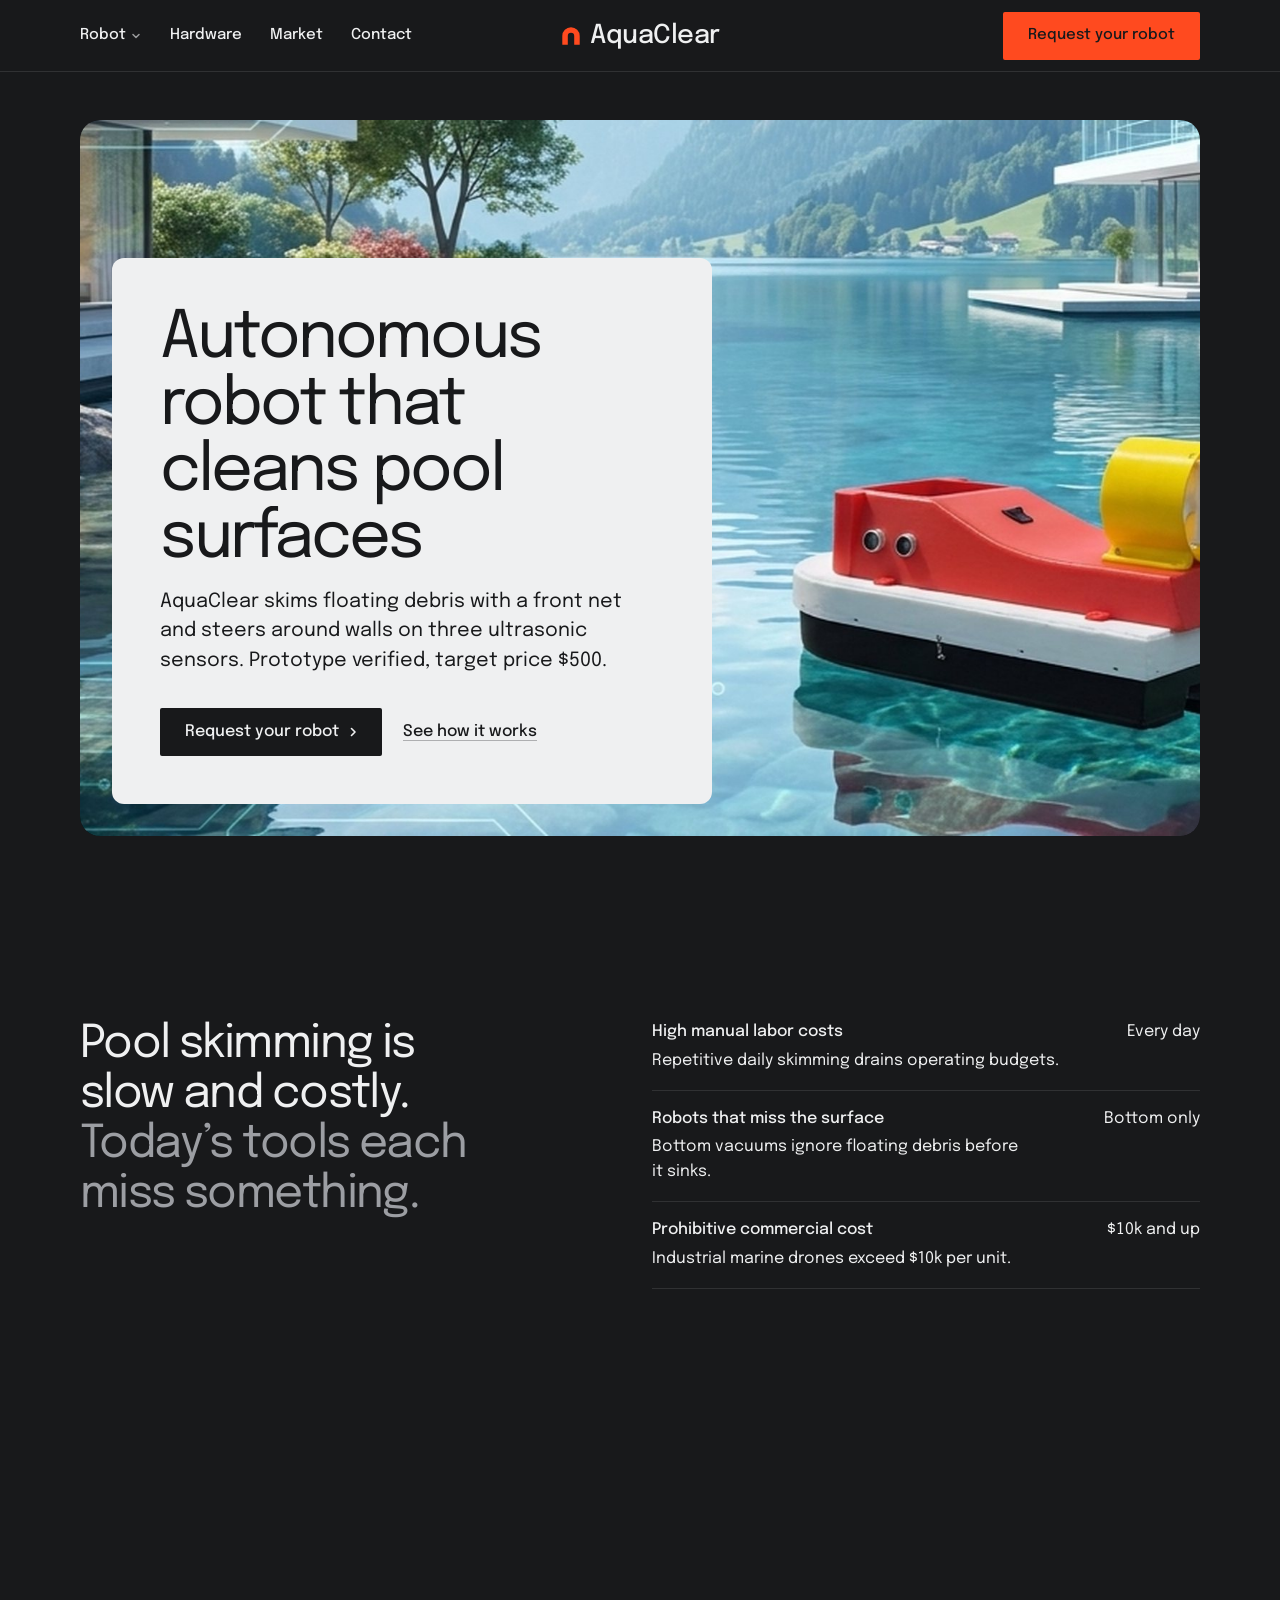
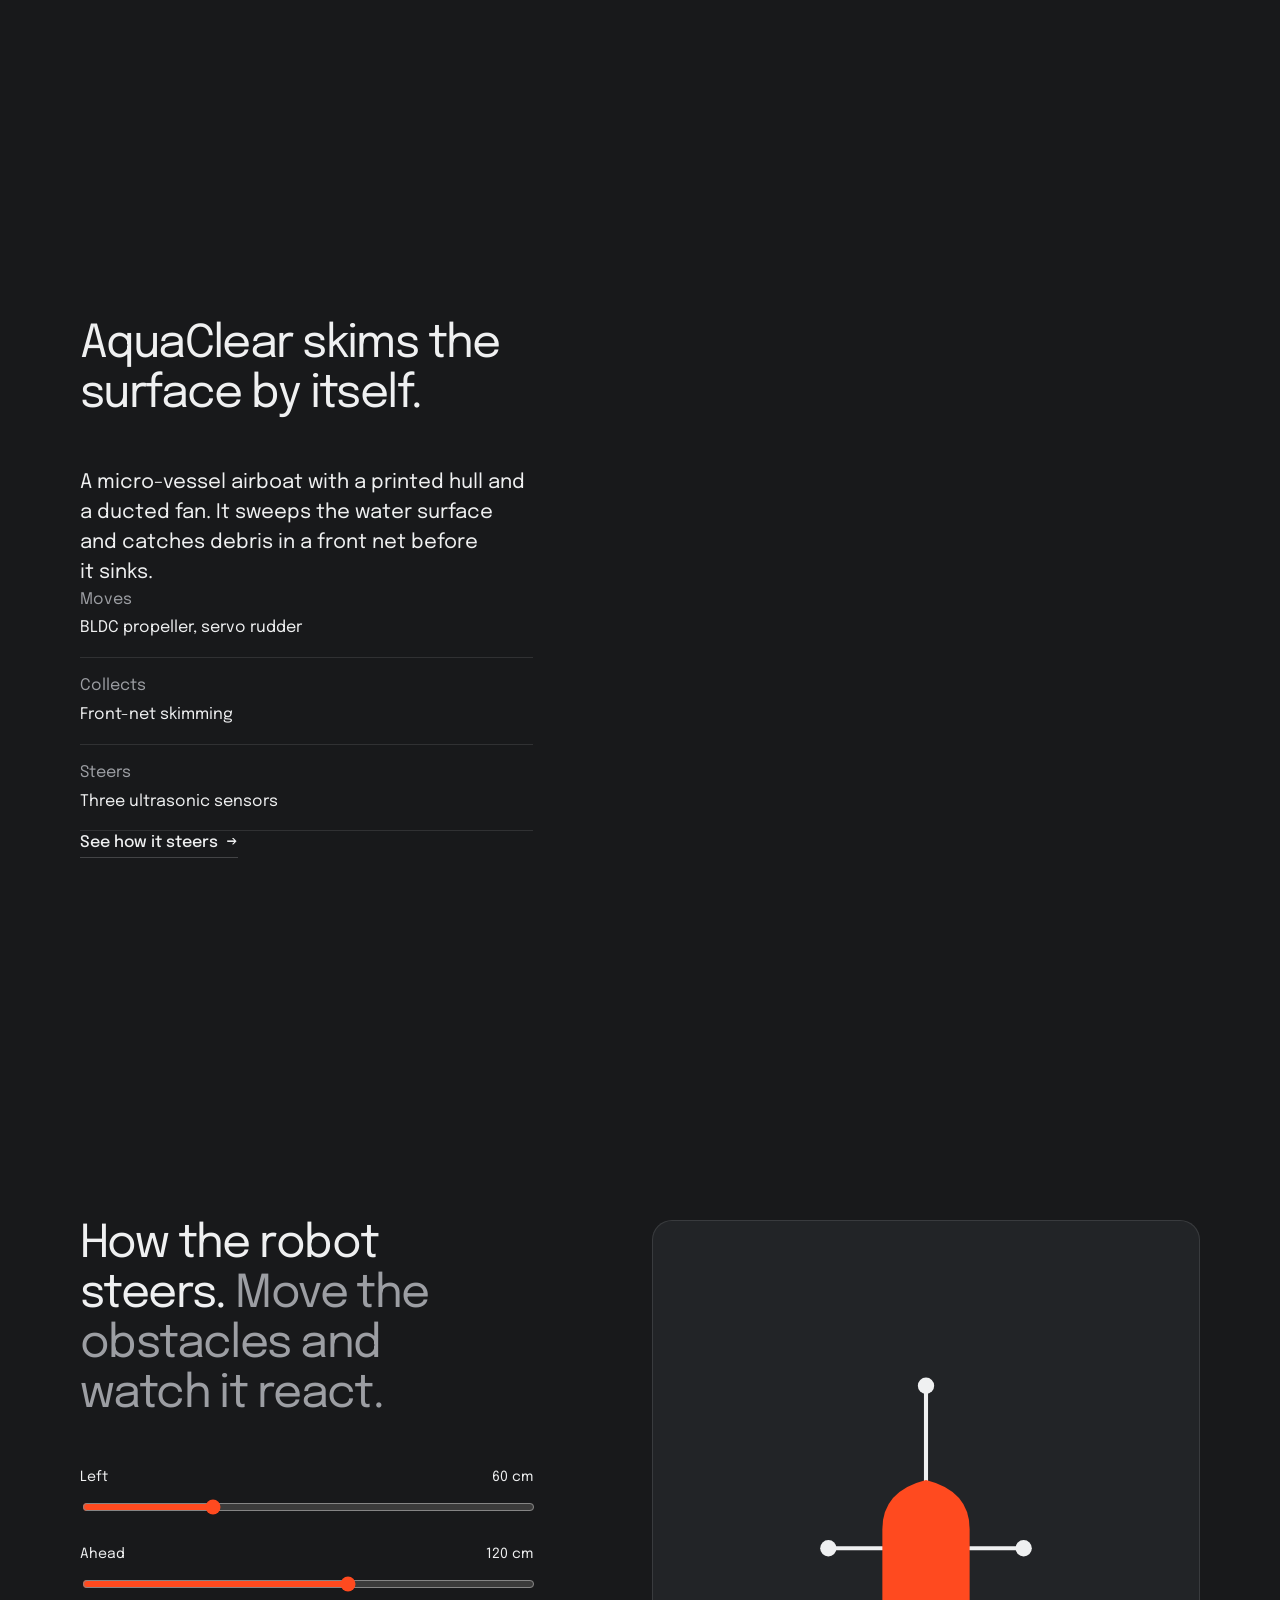
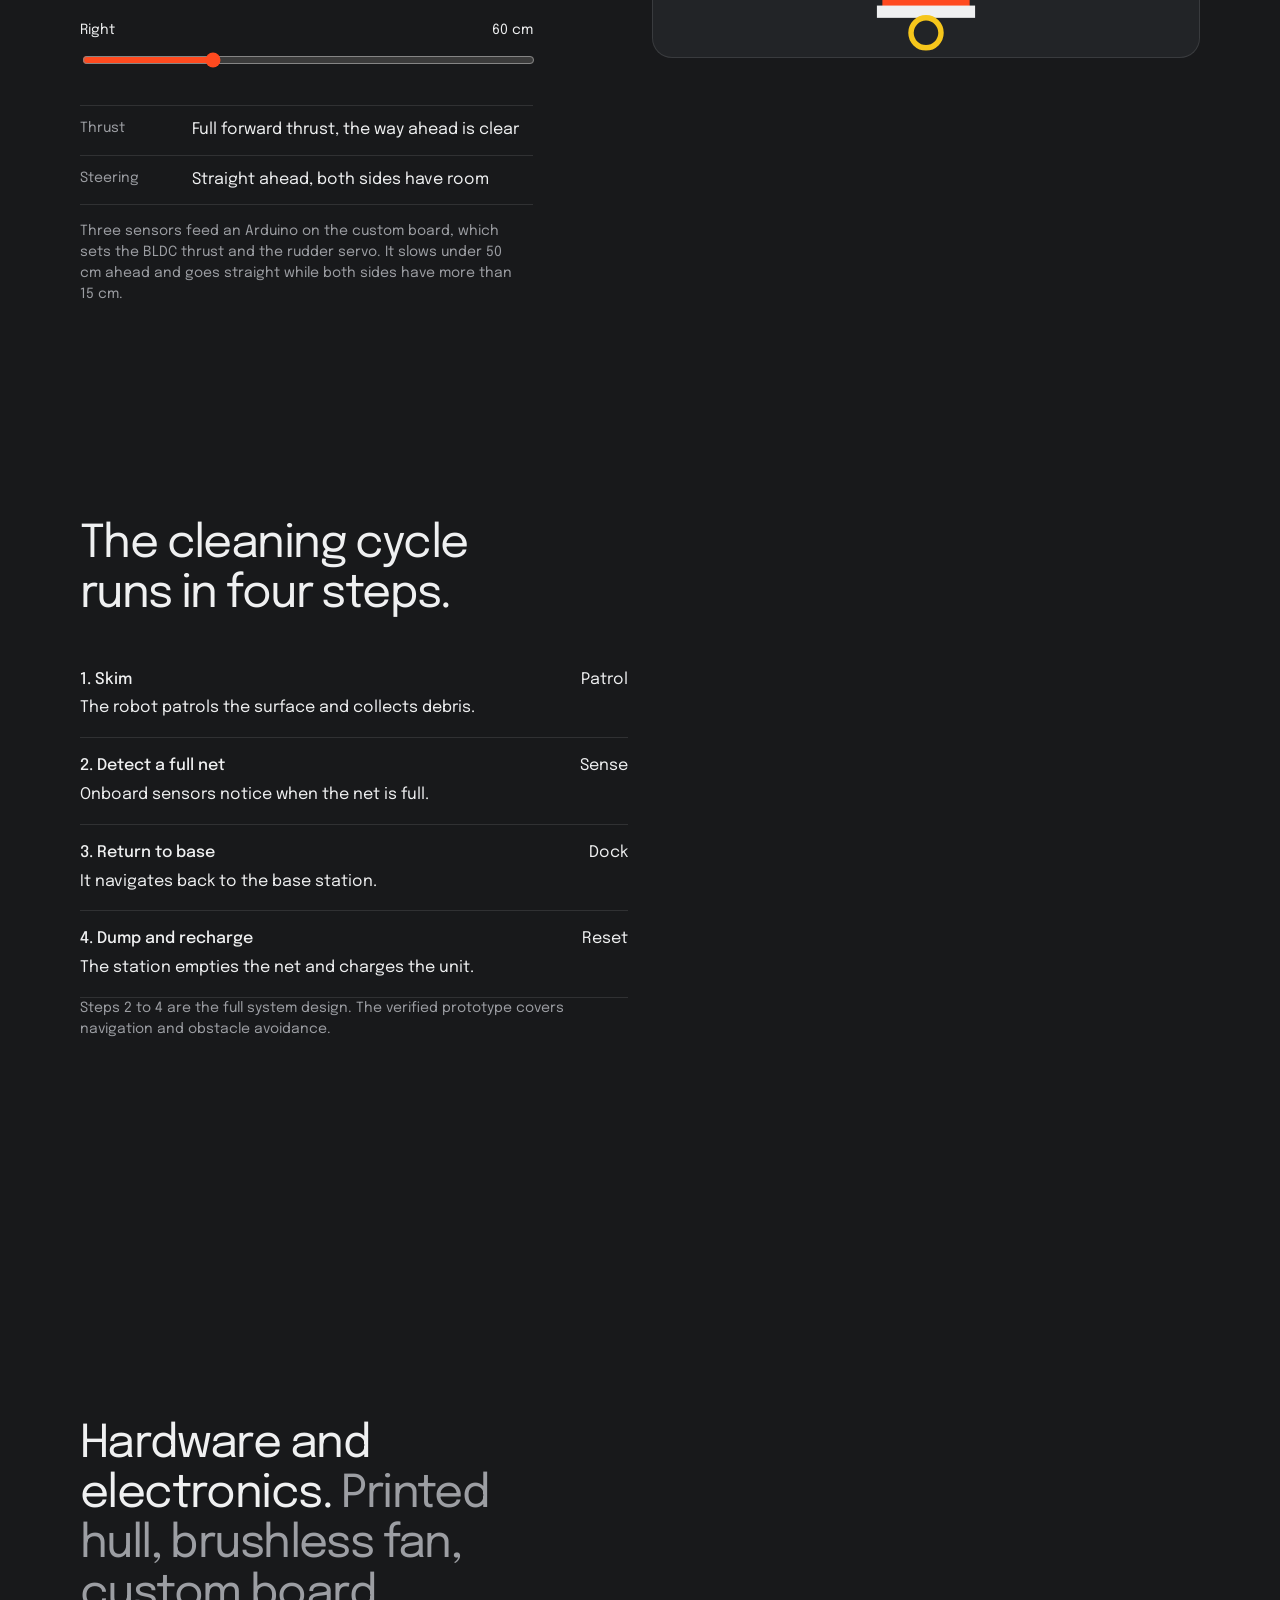
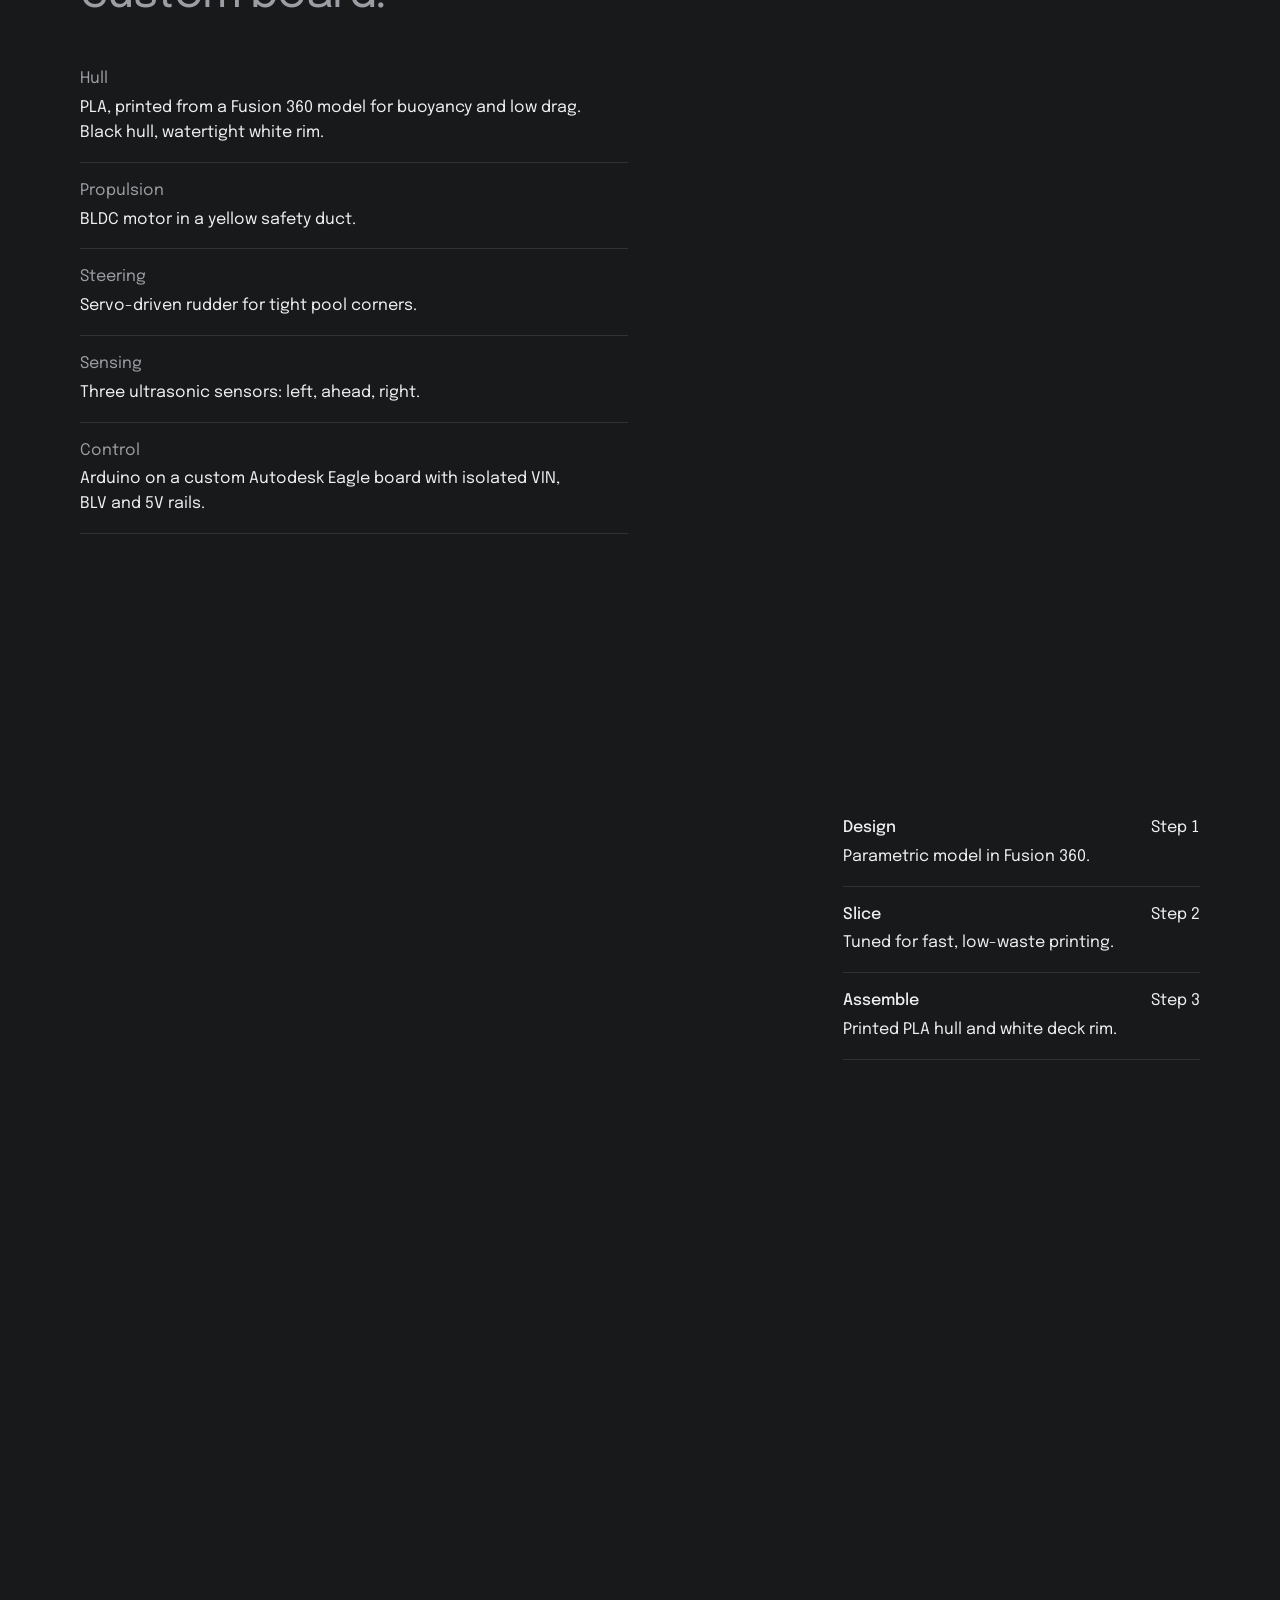
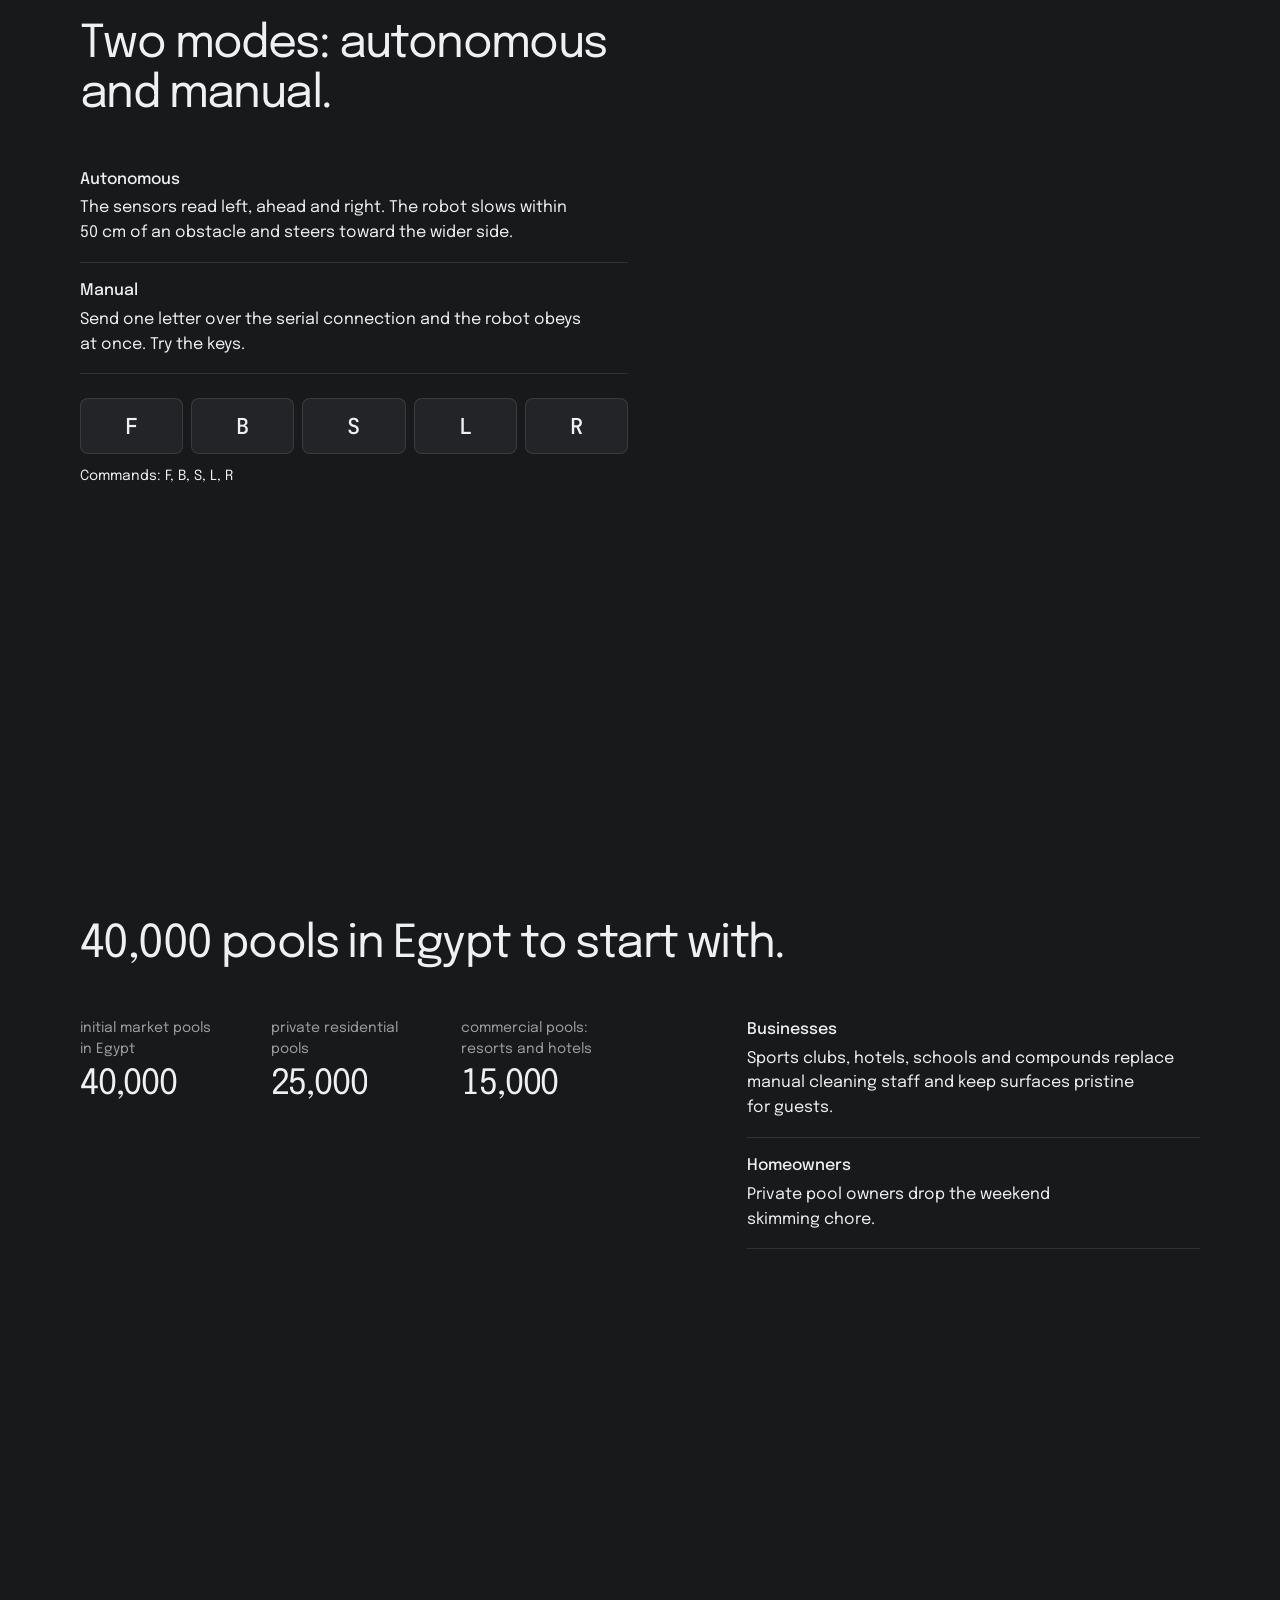
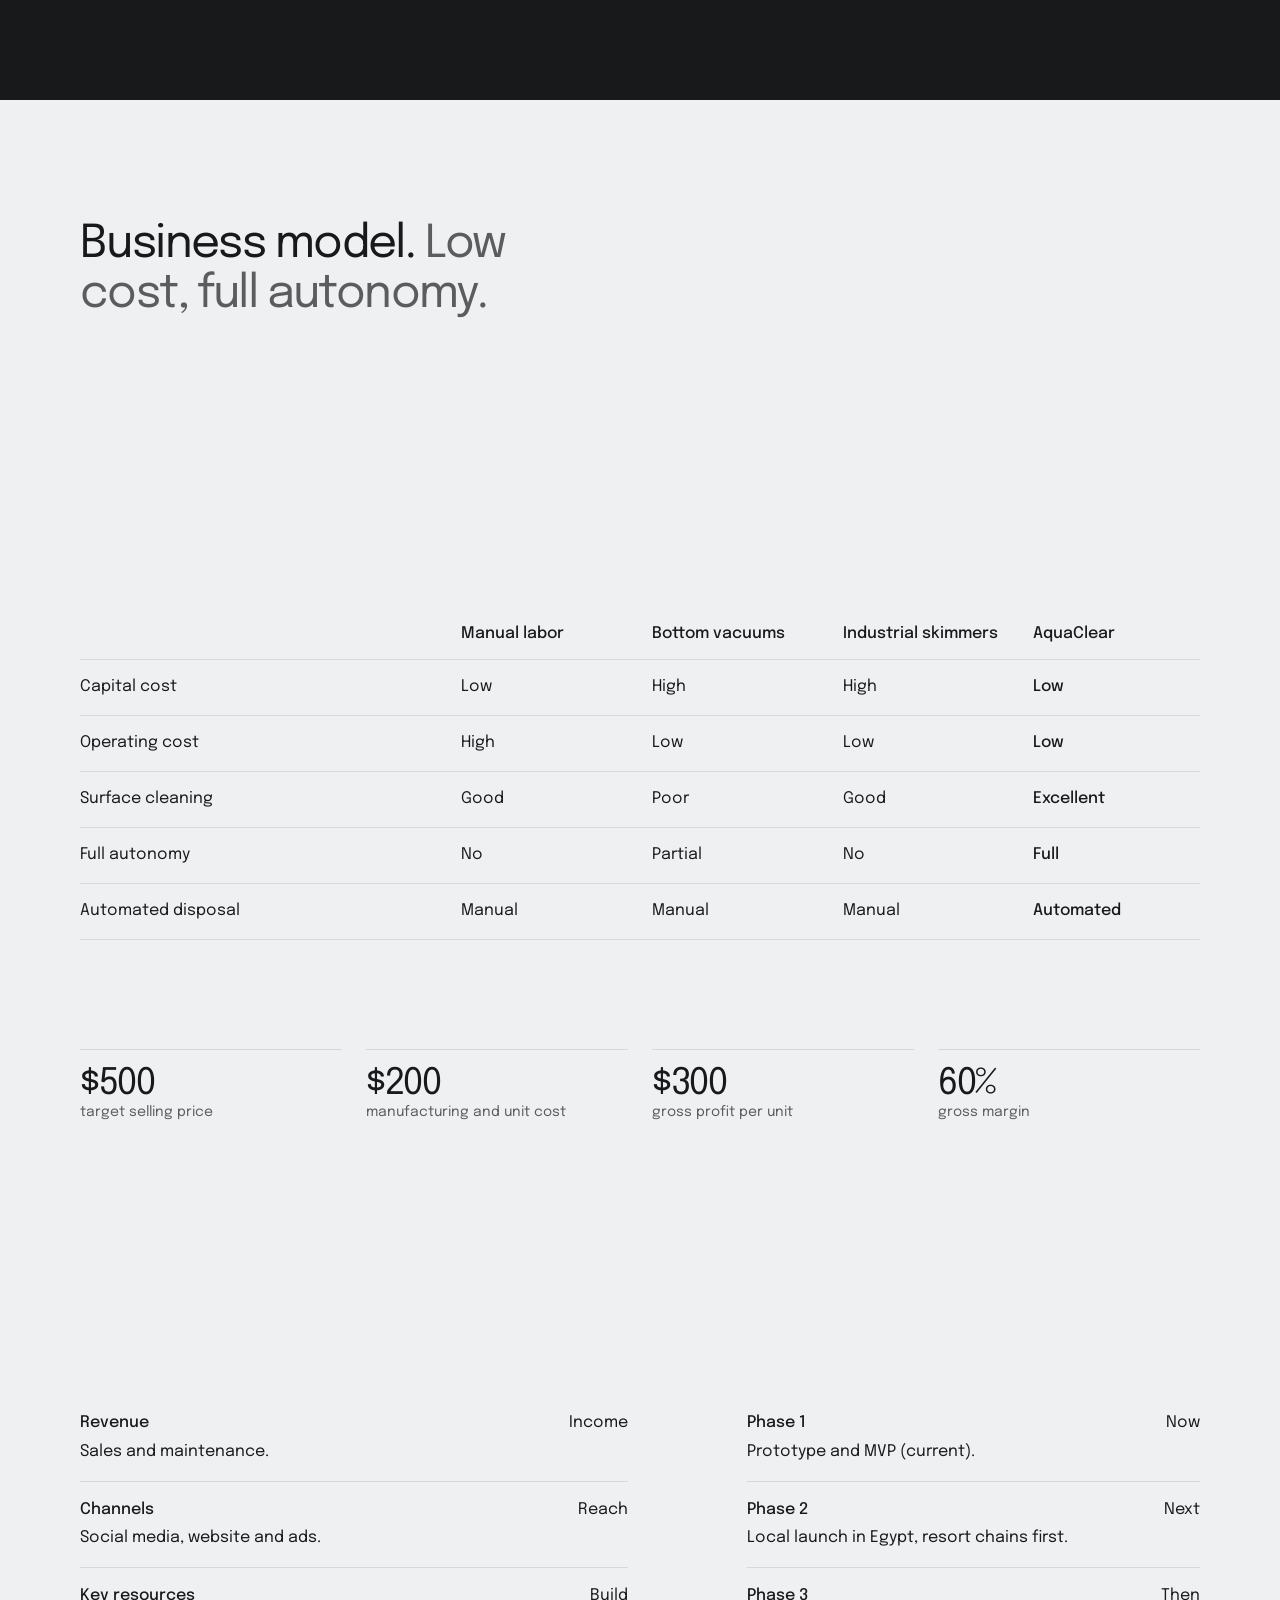
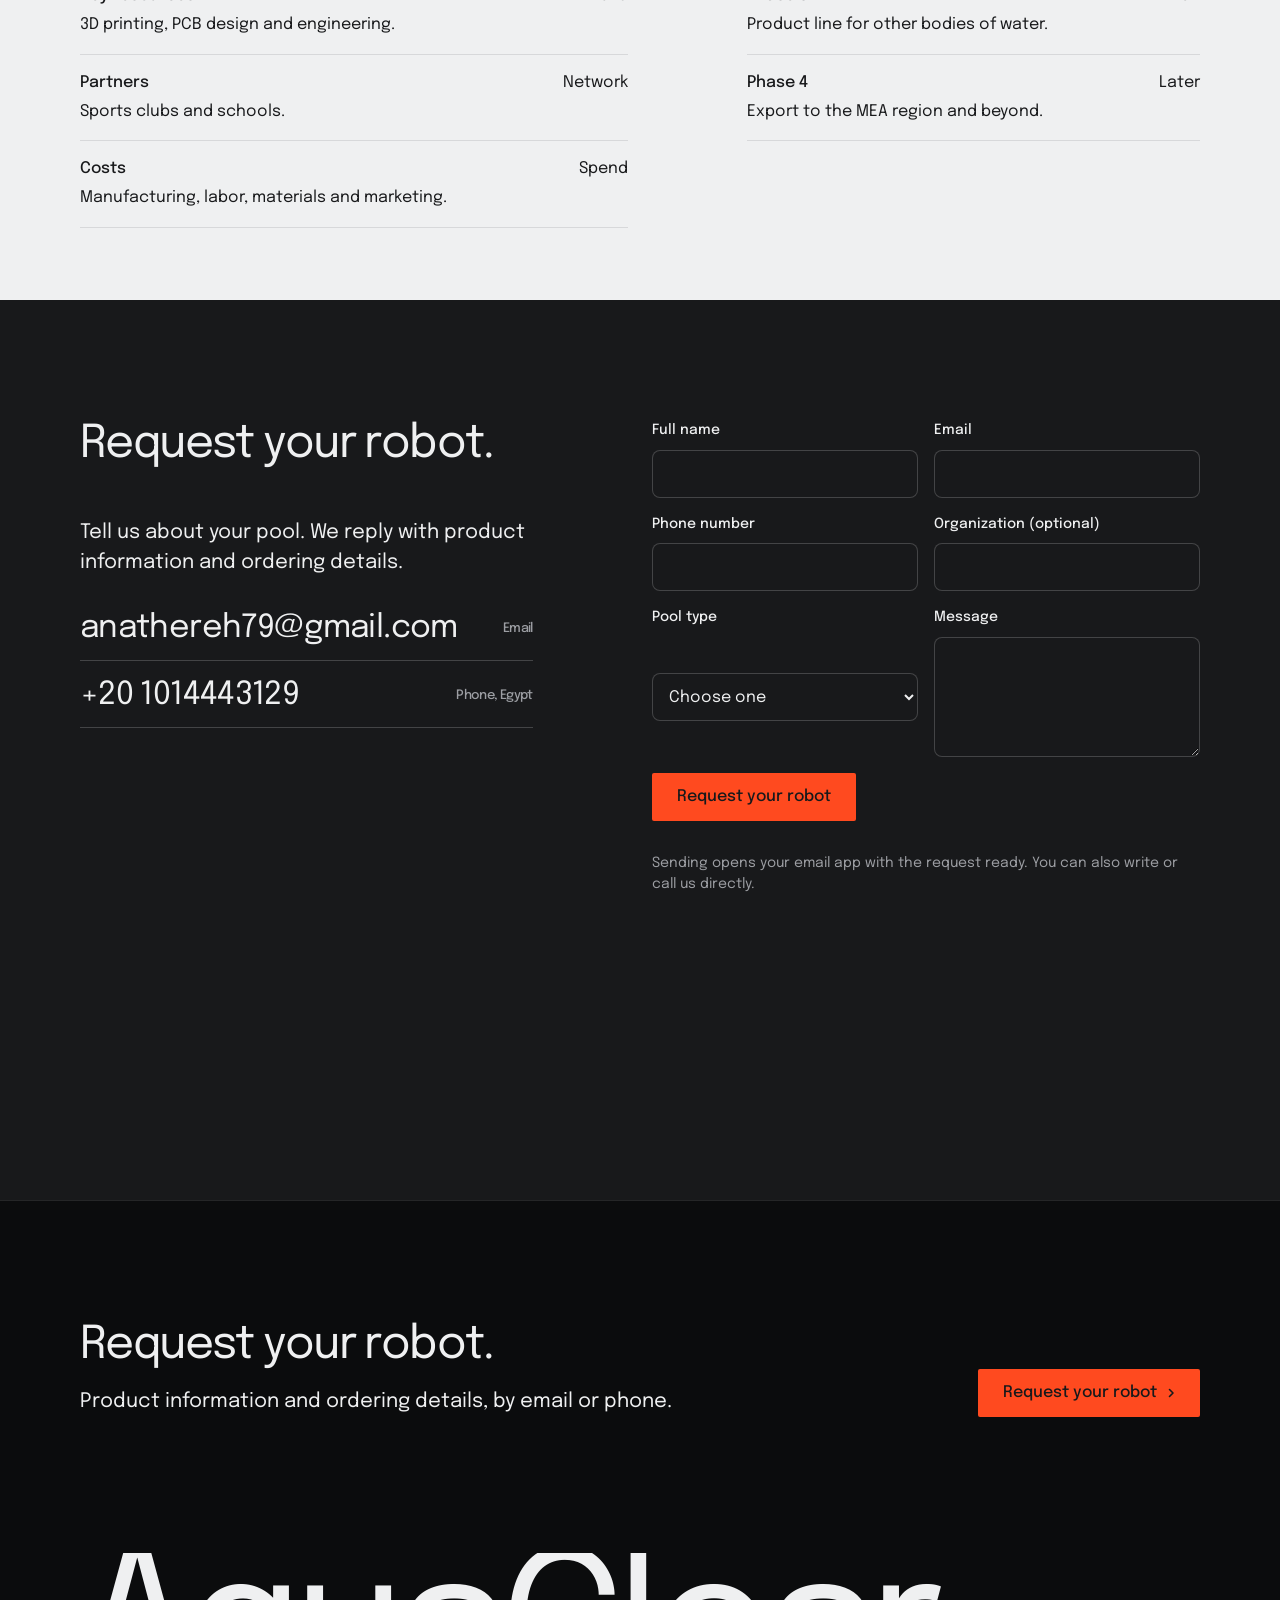
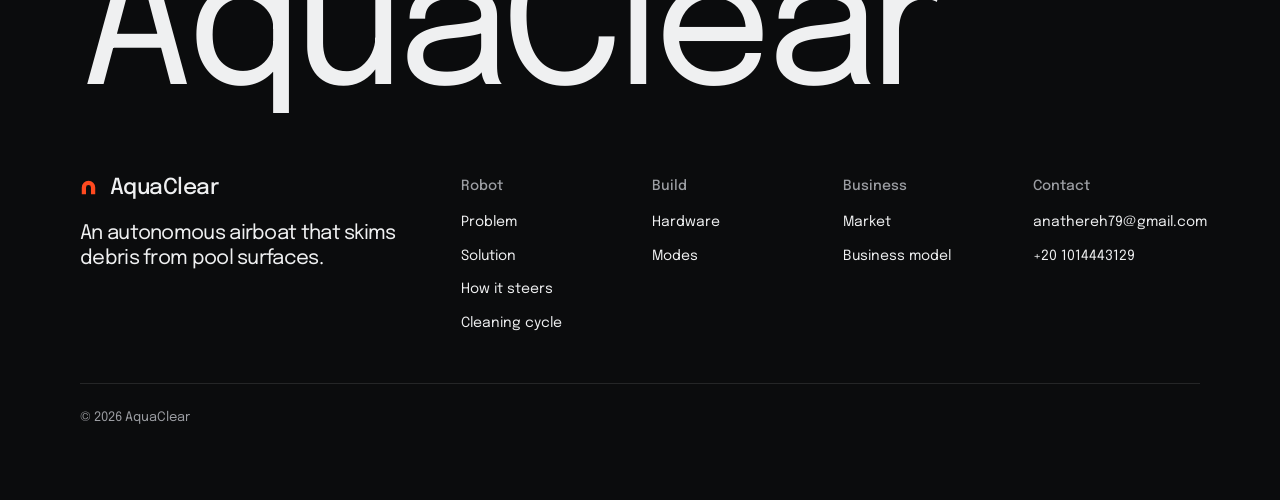
<file: index.html>
<!doctype html>
<!-- type: product (hardware). deal: hero film (framed photograph, words in a solid box), nav nav-split, close close-word, footer footer-dark,
     rhythm dark-band, buttons block, mark arc, palette graphite-safety-orange (near-black ground, safety-orange accent: the marine
     orange of the prototype's red housing and the rescue-craft look of pool and water hardware), type epilogue.
     moments: counter-rolls (market figures), line-carries-colour (business model section). -->
<html lang="en" data-type="product" data-radius="soft" data-buttons="block" data-motion>
<head>
<meta charset="utf-8">
<meta name="viewport" content="width=device-width, initial-scale=1, viewport-fit=cover">
<title>AquaClear: autonomous robot that cleans pool surfaces</title>
<meta name="description" content="A small airboat robot that skims floating debris off swimming pools on its own. Prototype verified, built in Egypt for pools of every size.">
<meta property="og:type" content="website">
<meta property="og:title" content="AquaClear: autonomous robot that cleans pool surfaces">
<meta property="og:description" content="Skims floating debris, steers around obstacles with three ultrasonic sensors, target price $500.">
<meta property="og:image" content="share.jpg">
<meta name="twitter:card" content="summary_large_image">
<link rel="icon" href="favicon.svg" type="image/svg+xml">
<meta name="theme-color" content="#18191b">
<!-- <link rel="canonical" href="https://[the team's domain]/"> -->
<meta name="site-kind" content="tech">
<meta name="page-type" content="product">
<link rel="preconnect" href="https://fonts.googleapis.com">
<link rel="preconnect" href="https://fonts.gstatic.com" crossorigin>
<link href="https://fonts.googleapis.com/css2?family=Epilogue:wght@400..700&family=JetBrains+Mono:wght@400..500&display=swap" rel="stylesheet">
<script>document.documentElement.classList.add('m-enter');setTimeout(()=>document.documentElement.classList.add('m-enter-done'),700)</script>
<script src="js/backgrounds.js"></script>
<script>document.documentElement.classList.add('mo-js');setTimeout(()=>document.documentElement.classList.add('mo-safe'),2500)</script>
<link rel="stylesheet" href="css/kit.css">
<link rel="stylesheet" href="css/site.css">
</head>
<body>
<header class="nav nav--split">
  <div class="wrap nav__bar">
    <a class="skip-link" href="#top">Skip to content</a>
    <nav class="nav__links" aria-label="Main">
      <div class="nav__item">
        <a class="nav__link" href="#solution">Robot <svg class="chev" viewBox="0 0 12 12" aria-hidden="true"><path d="M3 4.5l3 3 3-3" fill="none" stroke="currentColor" stroke-width="1.5" stroke-linecap="round" stroke-linejoin="round"/></svg></a>
        <div class="nav__menu"><div class="wrap grid">
          <a class="menu-card span-4" href="#how"><div class="panel"><img class="frame__img" src="img/solution.jpg" alt="AquaClear prototype seen from the side"></div><span class="t-card">How it steers</span><span class="t-small muted">Three sensors, one decision</span></a>
          <a class="menu-card span-4" href="#cycle"><div class="panel"><img class="frame__img" src="img/cycle.jpg" alt="AquaClear prototype, side view"></div><span class="t-card">Cleaning cycle</span><span class="t-small muted">Skim, detect, dock, dump</span></a>
          <a class="menu-card span-4" href="#modes"><div class="panel"><img class="frame__img" src="img/modes.jpg" alt="Front of the robot with its ultrasonic sensors"></div><span class="t-card">Operating modes</span><span class="t-small muted">Autonomous and manual</span></a>
        </div></div>
      </div>
      <div class="nav__item"><a class="nav__link" href="#hardware">Hardware</a></div>
      <div class="nav__item"><a class="nav__link" href="#market">Market</a></div>
      <div class="nav__item"><a class="nav__link" href="#contact">Contact</a></div>
    </nav>
    <a class="nav__logo" href="#top"><span class="mark" data-mark="arc" aria-hidden="true"></span>AquaClear</a>
    <div class="nav__actions"><a class="btn btn--primary" href="#request">Request your robot</a></div>
    <button class="nav__toggle" type="button" aria-expanded="false" aria-label="Menu"><svg width="18" height="18" viewBox="0 0 18 18" aria-hidden="true"><path d="M2 5h14M2 13h14" stroke="currentColor" stroke-width="1.6" stroke-linecap="round"/></svg></button>
  </div>
</header>
<main id="top">
  <section class="hero hero--film" data-enter aria-labelledby="hero-h">
    <div class="wrap"><div class="hero-text hero__in">
      <div class="hero__media hero__fill">
        <img src="img/hero.jpg" alt="The AquaClear prototype, a red and white airboat with a yellow fan, afloat on clear pool water" style="--ly-pos: 50% 55%; --ly-pos-phone: 78% 50%" fetchpriority="high">
        <div class="hero__over"><div>
          <h1 id="hero-h">Autonomous robot that cleans pool surfaces</h1>
          <p class="hero__lead">AquaClear skims floating debris with a front net and steers around walls on three ultrasonic sensors. Prototype verified, target price $500.</p>
          <div class="btn-row"><a class="btn btn--primary" href="#request">Request your robot<svg class="m-arrow" viewBox="0 0 12 12" aria-hidden="true"><path class="m-arrow__stem" d="M1 6h8"/><path class="m-arrow__head" d="M4.5 2.5 8 6l-3.5 3.5"/></svg></a><a class="btn btn--secondary" href="#how">See how it works</a></div>
        </div></div>
      </div>
    </div></div>
  </section>

  <section class="section" id="problem" aria-labelledby="problem-h">
    <div class="wrap grid grid--top">
      <div class="span-5"><div class="section-head"><h2 id="problem-h">Pool skimming is slow and costly. <span class="muted">Today’s tools each miss something.</span></h2></div></div>
      <ul class="rows span-6 start-7">
        <li><span class="rows__name">High manual labor costs</span><p>Repetitive daily skimming drains operating budgets.</p><span class="rows__value">Every day</span></li>
        <li><span class="rows__name">Robots that miss the surface</span><p>Bottom vacuums ignore floating debris before it sinks.</p><span class="rows__value">Bottom only</span></li>
        <li><span class="rows__name">Prohibitive commercial cost</span><p>Industrial marine drones exceed $10k per unit.</p><span class="rows__value">$10k and up</span></li>
      </ul>
    </div>
  </section>

  <section class="section" id="solution" aria-labelledby="solution-h">
    <div class="wrap grid grid--top">
      <div class="span-5">
        <div class="section-head"><h2 id="solution-h">AquaClear skims the surface by itself.</h2></div>
        <p class="t-lead">A micro-vessel airboat with a printed hull and a ducted fan. It sweeps the water surface and catches debris in a front net before it sinks.</p>
        <ul class="rows rows--spec">
          <li><span class="rows__name">Moves</span><p>BLDC propeller, servo rudder</p></li>
          <li><span class="rows__name">Collects</span><p>Front-net skimming</p></li>
          <li><span class="rows__name">Steers</span><p>Three ultrasonic sensors</p></li>
        </ul>
        <p><a class="link" href="#how">See how it steers</a></p>
      </div>
      <div class="frame frame--photo span-6 start-7"><img class="frame__img zoomable" src="img/solution.jpg" alt="The AquaClear prototype from above and to the side: red housing, yellow fan duct, two sensor eyes" data-zoom></div>
    </div>
  </section>

  <section class="section" id="how" aria-labelledby="how-h">
    <div class="wrap grid grid--top">
      <div class="span-5">
        <div class="section-head"><h2 id="how-h">How the robot steers. <span class="muted">Move the obstacles and watch it react.</span></h2></div>
        <div class="sliders">
          <div><label for="sL"><span>Left</span><span><output id="vL">60</output> cm</span></label><input id="sL" type="range" min="5" max="200" value="60"></div>
          <div><label for="sF"><span>Ahead</span><span><output id="vF">120</output> cm</span></label><input id="sF" type="range" min="5" max="200" value="120"></div>
          <div><label for="sR"><span>Right</span><span><output id="vR">60</output> cm</span></label><input id="sR" type="range" min="5" max="200" value="60"></div>
        </div>
        <dl class="readout"><div><dt>Thrust</dt><dd id="oT"></dd></div><div><dt>Steering</dt><dd id="oS"></dd></div></dl>
        <p class="t-small muted">Three sensors feed an Arduino on the custom board, which sets the BLDC thrust and the rudder servo. It slows under 50 cm ahead and goes straight while both sides have more than 15 cm.</p>
      </div>
      <div class="span-6 start-7"><div class="simbox"><svg viewBox="0 0 400 320" role="img" aria-label="Top view of the robot with its three sensor distances">
        <g id="gF"><line class="sim-ray" id="lF" x1="200" y1="200" x2="200" y2="60"/><circle class="sim-dot" id="cF" cx="200" cy="60" r="6"/></g>
        <g id="gL"><line class="sim-ray" id="lL" x1="168" y1="240" x2="40" y2="240"/><circle class="sim-dot" id="cL" cx="40" cy="240" r="6"/></g>
        <g id="gR"><line class="sim-ray" id="lR" x1="232" y1="240" x2="360" y2="240"/><circle class="sim-dot" id="cR" cx="360" cy="240" r="6"/></g>
        <path d="M168 290V226Q168 198 200 190Q232 198 232 226V290Z" fill="#ff4a1f"/><rect x="164" y="282" width="72" height="9" fill="#eff0f1"/><circle cx="200" cy="302" r="11" fill="none" stroke="#f6c61b" stroke-width="4"/>
      </svg></div></div>
    </div>
  </section>

  <section class="section" id="cycle" aria-labelledby="cycle-h">
    <div class="wrap grid grid--top">
      <div class="span-6">
        <div class="section-head"><h2 id="cycle-h">The cleaning cycle runs in four steps.</h2></div>
        <ul class="rows">
          <li><span class="rows__name">1. Skim</span><p>The robot patrols the surface and collects debris.</p><span class="rows__value">Patrol</span></li>
          <li><span class="rows__name">2. Detect a full net</span><p>Onboard sensors notice when the net is full.</p><span class="rows__value">Sense</span></li>
          <li><span class="rows__name">3. Return to base</span><p>It navigates back to the base station.</p><span class="rows__value">Dock</span></li>
          <li><span class="rows__name">4. Dump and recharge</span><p>The station empties the net and charges the unit.</p><span class="rows__value">Reset</span></li>
        </ul>
        <p class="t-small muted">Steps 2 to 4 are the full system design. The verified prototype covers navigation and obstacle avoidance.</p>
      </div>
      <div class="frame frame--photo span-5 start-8"><img class="frame__img zoomable" src="img/cycle.jpg" alt="The AquaClear prototype from the side, hull and fan duct whole" data-zoom></div>
    </div>
  </section>

  <section class="section g2" id="hardware" aria-labelledby="hardware-h">
    <div class="wrap">
      <div class="grid grid--top">
        <div class="span-6">
          <div class="section-head"><h2 id="hardware-h">Hardware and electronics. <span class="muted">Printed hull, brushless fan, custom board.</span></h2></div>
          <ul class="rows rows--spec">
            <li><span class="rows__name">Hull</span><p>PLA, printed from a Fusion 360 model for buoyancy and low drag. Black hull, watertight white rim.</p></li>
            <li><span class="rows__name">Propulsion</span><p>BLDC motor in a yellow safety duct.</p></li>
            <li><span class="rows__name">Steering</span><p>Servo-driven rudder for tight pool corners.</p></li>
            <li><span class="rows__name">Sensing</span><p>Three ultrasonic sensors: left, ahead, right.</p></li>
            <li><span class="rows__name">Control</span><p>Arduino on a custom Autodesk Eagle board with isolated VIN, BLV and 5V rails.</p></li>
          </ul>
        </div>
        <div class="frame frame--photo span-5 start-8"><img class="frame__img zoomable" src="img/pcb.jpg" alt="Layout of the custom printed circuit board" data-zoom style="object-fit:contain;background:#fff"></div>
      </div>
      <div class="grid grid--top" style="margin-top:var(--s-9)">
        <div class="frame frame--photo span-7"><img class="frame__img zoomable" src="img/build.jpg" alt="The Fusion 360 model beside the finished printed prototype" data-zoom style="object-fit:contain"></div>
        <ul class="rows span-4 start-9">
          <li><span class="rows__name">Design</span><p>Parametric model in Fusion 360.</p><span class="rows__value">Step 1</span></li>
          <li><span class="rows__name">Slice</span><p>Tuned for fast, low-waste printing.</p><span class="rows__value">Step 2</span></li>
          <li><span class="rows__name">Assemble</span><p>Printed PLA hull and white deck rim.</p><span class="rows__value">Step 3</span></li>
        </ul>
      </div>
    </div>
  </section>

  <section class="section" id="modes" aria-labelledby="modes-h">
    <div class="wrap grid grid--top">
      <div class="span-6">
        <div class="section-head"><h2 id="modes-h">Two modes: autonomous and manual.</h2></div>
        <ul class="rows">
          <li><span class="rows__name">Autonomous</span><p>The sensors read left, ahead and right. The robot slows within 50 cm of an obstacle and steers toward the wider side.</p></li>
          <li><span class="rows__name">Manual</span><p>Send one letter over the serial connection and the robot obeys at once. Try the keys.</p></li>
        </ul>
        <div class="keys" id="keys" role="group" aria-label="Manual commands"><button type="button" data-c="F" aria-label="F, forward">F</button><button type="button" data-c="B" aria-label="B, backward">B</button><button type="button" data-c="S" aria-label="S, stop">S</button><button type="button" data-c="L" aria-label="L, left">L</button><button type="button" data-c="R" aria-label="R, right">R</button></div>
        <p class="t-small" id="kn" aria-live="polite">Commands: F, B, S, L, R</p>
      </div>
      <div class="frame frame--photo span-5 start-8"><img class="frame__img zoomable" src="img/modes.jpg" alt="Front of the robot: the red housing and its two blue-ringed ultrasonic sensors" data-zoom></div>
    </div>
  </section>

  <section class="section" id="market" aria-labelledby="market-h">
    <div class="wrap">
      <div class="section-head"><h2 id="market-h">40,000 pools in Egypt to start with.</h2></div>
      <div class="grid grid--top">
        <div class="span-6 stats" data-moment="counter-rolls">
          <div class="stat"><p class="t-stat">40,000</p><p class="t-small muted">initial market pools in Egypt</p></div>
          <div class="stat"><p class="t-stat">25,000</p><p class="t-small muted">private residential pools</p></div>
          <div class="stat"><p class="t-stat">15,000</p><p class="t-small muted">commercial pools: resorts and hotels</p></div>
        </div>
        <ul class="rows span-5 start-8">
          <li><span class="rows__name">Businesses</span><p>Sports clubs, hotels, schools and compounds replace manual cleaning staff and keep surfaces pristine for guests.</p></li>
          <li><span class="rows__name">Homeowners</span><p>Private pool owners drop the weekend skimming chore.</p></li>
        </ul>
      </div>
    </div>
  </section>

  <section class="section g2 ground-inverse" id="business" aria-labelledby="business-h" data-moment="line-carries-colour" data-moment-opts='{"from": "base"}'>
    <div class="wrap">
      <div class="section-head"><h2 id="business-h">Business model. <span class="muted">Low cost, full autonomy.</span></h2></div>
      <div role="table" aria-label="AquaClear compared with other ways to clean a pool surface">
        <div role="row" class="trow grid trow--head"><div role="columnheader" class="span-4"></div><div role="columnheader" class="span-2">Manual labor</div><div role="columnheader" class="span-2">Bottom vacuums</div><div role="columnheader" class="span-2">Industrial skimmers</div><div role="columnheader" class="span-2 us">AquaClear</div></div>
        <div role="row" class="trow grid"><div role="rowheader" class="span-4">Capital cost</div><div role="cell" class="span-2">Low</div><div role="cell" class="span-2">High</div><div role="cell" class="span-2">High</div><div role="cell" class="span-2 us">Low</div></div>
        <div role="row" class="trow grid"><div role="rowheader" class="span-4">Operating cost</div><div role="cell" class="span-2">High</div><div role="cell" class="span-2">Low</div><div role="cell" class="span-2">Low</div><div role="cell" class="span-2 us">Low</div></div>
        <div role="row" class="trow grid"><div role="rowheader" class="span-4">Surface cleaning</div><div role="cell" class="span-2">Good</div><div role="cell" class="span-2">Poor</div><div role="cell" class="span-2">Good</div><div role="cell" class="span-2 us">Excellent</div></div>
        <div role="row" class="trow grid"><div role="rowheader" class="span-4">Full autonomy</div><div role="cell" class="span-2">No</div><div role="cell" class="span-2">Partial</div><div role="cell" class="span-2">No</div><div role="cell" class="span-2 us">Full</div></div>
        <div role="row" class="trow grid"><div role="rowheader" class="span-4">Automated disposal</div><div role="cell" class="span-2">Manual</div><div role="cell" class="span-2">Manual</div><div role="cell" class="span-2">Manual</div><div role="cell" class="span-2 us">Automated</div></div>
      </div>
      <div class="econ">
        <div class="stat"><p class="t-stat">$500</p><p class="t-small muted">target selling price</p></div>
        <div class="stat"><p class="t-stat">$200</p><p class="t-small muted">manufacturing and unit cost</p></div>
        <div class="stat"><p class="t-stat">$300</p><p class="t-small muted">gross profit per unit</p></div>
        <div class="stat"><p class="t-stat">60%</p><p class="t-small muted">gross margin</p></div>
      </div>
      <div class="grid grid--top" style="margin-top:var(--s-9)">
        <ul class="rows span-6">
          <li><span class="rows__name">Revenue</span><p>Sales and maintenance.</p><span class="rows__value">Income</span></li>
          <li><span class="rows__name">Channels</span><p>Social media, website and ads.</p><span class="rows__value">Reach</span></li>
          <li><span class="rows__name">Key resources</span><p>3D printing, PCB design and engineering.</p><span class="rows__value">Build</span></li>
          <li><span class="rows__name">Partners</span><p>Sports clubs and schools.</p><span class="rows__value">Network</span></li>
          <li><span class="rows__name">Costs</span><p>Manufacturing, labor, materials and marketing.</p><span class="rows__value">Spend</span></li>
        </ul>
        <ul class="rows span-5 start-8">
          <li><span class="rows__name">Phase 1</span><p>Prototype and MVP (current).</p><span class="rows__value">Now</span></li>
          <li><span class="rows__name">Phase 2</span><p>Local launch in Egypt, resort chains first.</p><span class="rows__value">Next</span></li>
          <li><span class="rows__name">Phase 3</span><p>Product line for other bodies of water.</p><span class="rows__value">Then</span></li>
          <li><span class="rows__name">Phase 4</span><p>Export to the MEA region and beyond.</p><span class="rows__value">Later</span></li>
        </ul>
      </div>
    </div>
  </section>

  <section class="section" id="request" aria-labelledby="request-h">
    <div class="wrap grid grid--top">
      <div class="span-5">
        <div class="section-head"><h2 id="request-h">Request your robot.</h2></div>
        <p class="t-lead">Tell us about your pool. We reply with product information and ordering details.</p>
        <div class="contact-big">
          <a href="mailto:anathereh79@gmail.com"><span>anathereh79@gmail.com</span><small>Email</small></a>
          <a href="tel:+201014443129"><span>+20 1014443129</span><small>Phone, Egypt</small></a>
        </div>
      </div>
      <form class="form span-6 start-7" action="mailto:anathereh79@gmail.com" method="post" enctype="text/plain" data-endpoint="" data-sent="Your request is in. We reply by email or phone." novalidate>
        <div class="field"><label for="f-name">Full name</label><input id="f-name" name="name" type="text" autocomplete="name" required aria-describedby="f-name-err"><p class="field__error" id="f-name-err" hidden>Write your full name.</p></div>
        <div class="field"><label for="f-email">Email</label><input id="f-email" name="email" type="email" autocomplete="email" inputmode="email" required aria-describedby="f-email-err"><p class="field__error" id="f-email-err" hidden>Write an email address with an @, like name@example.com.</p></div>
        <div class="field"><label for="f-phone">Phone number</label><input id="f-phone" name="phone" type="tel" autocomplete="tel" inputmode="tel" required aria-describedby="f-phone-err"><p class="field__error" id="f-phone-err" hidden>Write a phone number with the country code.</p></div>
        <div class="field"><label for="f-org">Organization (optional)</label><input id="f-org" name="organization" type="text" autocomplete="organization"></div>
        <div class="field"><label for="f-pool">Pool type</label><select id="f-pool" name="pool_type" required aria-describedby="f-pool-err"><option value="">Choose one</option><option>Private residential pool</option><option>Residential compound</option><option>Hotel or resort</option><option>Sports club</option><option>School</option><option>Other</option></select><p class="field__error" id="f-pool-err" hidden>Choose the type of pool.</p></div>
        <div class="field"><label for="f-msg">Message</label><textarea id="f-msg" name="message" rows="3" autocomplete="off"></textarea></div>
        <div class="btn-row"><button class="btn btn--primary" type="submit">Request your robot</button></div>
        <p class="form__status" role="status" data-form-status></p>
        <p class="t-small muted">Sending opens your email app with the request ready. You can also write or call us directly.</p>
      </form>
    </div>
  </section>
  <dialog class="lb" id="lb" aria-label="Enlarged photograph"><button type="button" id="lbx" aria-label="Close">×</button><img id="lbi" alt=""></dialog>
</main>
<footer class="footer closing footer--dark ground-inverse" id="contact" aria-labelledby="close-h">
  <div class="wrap">
    <div class="closing__cta close--word">
      <div class="section-head--split">
        <div><h2 id="close-h">Request your robot.</h2><p class="t-lead">Product information and ordering details, by email or phone.</p></div>
        <a class="btn btn--primary" href="#request">Request your robot<svg class="m-arrow" viewBox="0 0 12 12" aria-hidden="true"><path class="m-arrow__stem" d="M1 6h8"/><path class="m-arrow__head" d="M4.5 2.5 8 6l-3.5 3.5"/></svg></a>
      </div>
      <p class="close__word" aria-hidden="true">AquaClear</p>
    </div>
    <div class="closing__links">
      <div class="grid">
        <div class="span-4 stack-4"><a class="nav__logo" href="#top"><span class="mark" data-mark="arc" aria-hidden="true"></span>AquaClear</a><p class="footer__lede">An autonomous airboat that skims debris from pool surfaces.</p></div>
        <div class="span-2 footer__col"><h3>Robot</h3><ul><li><a href="#problem">Problem</a></li><li><a href="#solution">Solution</a></li><li><a href="#how">How it steers</a></li><li><a href="#cycle">Cleaning cycle</a></li></ul></div>
        <div class="span-2 footer__col"><h3>Build</h3><ul><li><a href="#hardware">Hardware</a></li><li><a href="#modes">Modes</a></li></ul></div>
        <div class="span-2 footer__col"><h3>Business</h3><ul><li><a href="#market">Market</a></li><li><a href="#business">Business model</a></li></ul></div>
        <div class="span-2 footer__col"><h3>Contact</h3><ul><li><a href="mailto:anathereh79@gmail.com">anathereh79@gmail.com</a></li><li><a href="tel:+201014443129">+20 1014443129</a></li></ul></div>
      </div>
      <div class="footer__legal"><span>&copy; 2026 AquaClear</span></div>
    </div>
  </div>
</footer>
<script src="js/kit.js"></script>
<script src="js/site.js"></script>
</body>
</html>
</file>
<file: css/kit.css>
/* system.css */
/*
  taste-skill system.css - the one system for the page. Link it first, then assets/ui/cards.css (the
  feature card, its panel and the fragment placements), then set the palette (--p-*), the fonts and
  the radius set on :root in the page (node scripts/start.mjs prints that block).
  Do not add a second grid, spacing scale, type scale, radius scale, button or card style.
*/

/* ---------------------------------------------------------------- tokens */
:root {
  /* palette (hex only; fx.js reads --bg --surface --ink --muted --accent --accent-ink) */
  --p-bg: #ffffff;
  --p-surface: #f4f4f4;
  --p-ink: #111111;
  --p-muted: #6b6b6b;
  --p-accent: #1a4be0;
  --p-accent-ink: #ffffff;
  --p-action: #1a4be0;      /* buttons, links, focus: the accent, or the ink when the accent is too pale */
  --p-action-ink: #ffffff;
  --p-inv-bg: #111111;
  --p-inv-surface: #1c1c1c;
  --p-inv-ink: #f4f4f4;
  --p-inv-muted: #a3a3a3;
  --p-inv-accent: #ffffff;
  --p-inv-accent-ink: #111111;
  --p-inv-action: #ffffff;
  --p-inv-action-ink: #111111;
  /* the lit ground behind UI and in the closing band (references/cards.md), one per page, tech pages only
     (none on kind other, which is flat): <html data-ground="sand|sky|sage|painting">. system.js gives it to every ground
     that holds UI, on light and dark pages alike; --hue on one panel changes only its accent */
  --ground-bg: #d9ccb7; --ground-surface: #e9e0d2; --ground-ink: #2a2622; --ground-muted: #5a534a; --ground-accent: #a8794a;

  /* fonts */
  --font-display: system-ui, -apple-system, "Segoe UI", sans-serif;
  --font-text: system-ui, -apple-system, "Segoe UI", sans-serif;
  --font-mono: ui-monospace, "SFMono-Regular", Menlo, Consolas, monospace;
  --display-weight: 400;    /* headlines 400; 500 on a tech page (software, gaming, hardware) */
  --display-tracking: -0.025em;

  /* the page rhythm (references/layout-v4.md): one section per screen. The header is fixed and
     --nav tall; every section is padded --padt above and --padb (plus the phone action bar, --bar)
     below, and is exactly one or two screens tall (--h: 1 or 2; --hm on a phone). The hero's words
     start --hgap under the header and its content ends --hpadb above the fold. */
  --nav: 72px;
  --padt: 120px;
  --padb: 72px;
  --hgap: 48px;
  --hpadb: 64px;
  --bar: 0px;
  /* grid: one .wrap (alias .container) for the header, every section and the footer, the same
     --gut on both sides: 1280 wide at x 80-1360 at 1440, 342 at x 24-366 at 390 */
  --container: 1280px;
  --gut: 80px;
  --pad: var(--gut);
  --gutter: 24px;

  /* spacing: 4/8 scale */
  --s-1: 4px;  --s-2: 8px;  --s-3: 12px; --s-4: 16px; --s-5: 24px;
  --s-6: 32px; --s-7: 48px; --s-8: 64px; --s-9: 96px; --s-10: 128px;
  --section: 40px;      /* only a .section outside main (the kit's demo pages); every main > section and
                           footer.closing take --padt and --padb */
  --section-band: 56px; /* the same for an older footer outside footer.closing */
  --head-gap: 48px;     /* the one heading-to-content gap, 32 on a phone (layout.css reads it as --ly-head-gap) */
  --card-pad: 16px;     /* card padding (cards.css sets its own for cards with a panel) */
  --card-gap: 16px;     /* gap between cards */

  /* type scale (the only sizes on the page) */
  --t-label: 13px;
  --t-small: 14px;
  --t-body: 16px;
  --t-lead: 18px;
  --t-card: 18px;
  --t-h3: 24px;
  /* straight lines from the phone size at 390 to the desktop size at 1440 (system.md's table) */
  --t-h2: clamp(30px, 1.72vw + 23.3px, 48px);
  --t-h1: clamp(38px, 3.24vw + 25.4px, 72px);
  /* a big number stays a step under the h2 (VI-11): 38 at 1440, 28 at 390, so it never reads as a
     section heading; a stats row and a price set their own, smaller still */
  --t-stat: clamp(28px, .952vw + 24.29px, 38px);

  /* radius: one scale (soft by default; data-radius on <html> switches it) */
  --r-sm: 8px;  --r-md: 12px; --r-lg: 20px; --r-btn: 8px;

  /* controls (fixed here; a page never adds its own) */
  --btn-h: 44px;
  --btn-h-sm: 36px;
  --nav-h: var(--nav);  /* the older name, kept for the kit's files */
  --icon: 16px;         /* small icons: socials, menu chevrons, mono brand marks */

  /* motion: the one UI ease-out (motion.css --m-ease and ui/base.css --u-ease read it; references/motion.md) */
  --ease: cubic-bezier(.2, .8, .2, 1);
  --dur: 180ms;
}
html[data-radius="sharp"] { --r-sm: 4px; --r-md: 6px;  --r-lg: 8px;  --r-btn: 4px; }
html[data-radius="soft"]  { --r-sm: 8px; --r-md: 12px; --r-lg: 20px; --r-btn: 8px; }
html[data-radius="round"] { --r-sm: 10px; --r-md: 16px; --r-lg: 24px; --r-btn: 999px; }
/* the four lit grounds (references/cards.md); sand is the default above. painting goes with
   painterly-landscape (x.ai's daylight sky over olive hills) */
html[data-ground="sky"]      { --ground-bg: #c6d3df; --ground-surface: #d6e0e9; --ground-ink: #25303a; --ground-muted: #4d5964; --ground-accent: #3f6a92; }
html[data-ground="sage"]     { --ground-bg: #cdd6c6; --ground-surface: #dce3d6; --ground-ink: #262d24; --ground-muted: #535b51; --ground-accent: #6c8e63; }
html[data-ground="painting"] { --ground-bg: #79a8d6; --ground-surface: #a6c4e2; --ground-ink: #16212c; --ground-muted: #273949; --ground-accent: #9c9b3c; }
/* cards.css takes its card and panel radii from this scale */
html[data-radius] .card { --c-r: var(--r-lg); }
html[data-radius] .panel { --p-r: var(--r-md); }

/* a phone: the header 56, the sections padded 96 / 48, the hero's words 40 under the header and its
   content ending 24 above the fold, 24 at both sides, 12 between columns */
@media (max-width: 639px) {
  :root { --nav: 56px; --padt: 96px; --padb: 48px; --hgap: 40px; --hpadb: 24px; --gut: 24px; --gutter: 12px; --card-gap: 12px; --head-gap: 32px; }
}
@media (min-width: 640px) {
  :root { --gut: 48px; --section: 48px; --section-band: 72px; --card-pad: 24px; }
}
@media (min-width: 1024px) {
  :root { --gut: 80px; --section: 56px; --section-band: 96px; --card-gap: 24px;
          --t-lead: 20px; --t-card: 20px; --t-h3: 28px; }
  /* a place (and a local service): the 1200 column at x 120-1320 */
  html[data-type="place"] { --gut: 120px; --container: 1200px; }
}
/* a place (VI-06, ST-96, PH-23): its own smaller type (h1 48/53 and 32/37, h2 32/40 and 24/30, titles
   and the sub-line 20 and 18), the Recipe 3 hero's gap under its photograph (40, 24 on a phone),
   square photographs and cards and 2px buttons, whatever data-radius and data-buttons say */
:root[data-type="place"] {
  --hgap: 40px;
  --t-h1: clamp(32px, 1.524vw + 26.06px, 48px);
  --t-h2: clamp(24px, .762vw + 21px, 32px);
  --t-h3: clamp(20px, .381vw + 18.51px, 24px);
  --r-sm: 2px; --r-md: 0px; --r-lg: 0px; --r-btn: 2px;
}
:root[data-type="place"] :is(h1, .t-h1) { line-height: 1.104; }
:root[data-type="place"] :is(h2, .t-h2) { line-height: 1.25; }
@media (max-width: 639px) {
  :root[data-type="place"] { --hgap: 24px; }
  :root[data-type="place"] :is(h1, .t-h1) { line-height: 1.156; }
}

/* ---------------------------------------------------------------- grounds (at most three) */
:root, .ground-base {
  --bg: var(--p-bg); --surface: var(--p-surface); --ink: var(--p-ink); --muted: var(--p-muted);
  --accent: var(--p-accent); --accent-ink: var(--p-accent-ink); --card: var(--p-surface);
  --action: var(--p-action); --action-ink: var(--p-action-ink);
}
.ground-surface {
  --bg: var(--p-surface); --surface: var(--p-bg); --ink: var(--p-ink); --muted: var(--p-muted);
  --accent: var(--p-accent); --accent-ink: var(--p-accent-ink); --card: var(--p-bg);
  --action: var(--p-action); --action-ink: var(--p-action-ink);
}
.ground-inverse {
  --bg: var(--p-inv-bg); --surface: var(--p-inv-surface); --ink: var(--p-inv-ink); --muted: var(--p-inv-muted);
  --accent: var(--p-inv-accent); --accent-ink: var(--p-inv-accent-ink); --card: var(--p-inv-surface);
  --action: var(--p-inv-action); --action-ink: var(--p-inv-action-ink);
}
:root, .ground-base, .ground-surface, .ground-inverse {
  --line: color-mix(in oklab, var(--ink) 11%, transparent);
  --line-strong: color-mix(in oklab, var(--ink) 20%, transparent);
  /* effects (fx.js) and UI fragments (assets/ui) take the colours of the ground they sit on */
  --fx-bg: var(--bg); --fx-surface: var(--surface); --fx-ink: var(--ink); --fx-muted: var(--muted);
  --fx-accent: var(--accent); --fx-accent-ink: var(--accent-ink);
  --ui-font: var(--font-text); --ui-mono: var(--font-mono); --ui-radius: var(--r-md);
}
.ground-base, .ground-surface, .ground-inverse { background: var(--bg); color: var(--ink); }

/* ---------------------------------------------------------------- base */
*, *::before, *::after { box-sizing: border-box; }
/* an anchor lands on the section's top (the judge's frame): the fixed header covers --nav of its --padt */
html { -webkit-text-size-adjust: 100%; scroll-padding-top: 0; scroll-behavior: auto; margin: 0; }
body {
  margin: 0; background: var(--bg); color: var(--ink);
  font: 400 var(--t-body)/1.55 var(--font-text);
  -webkit-font-smoothing: antialiased; text-rendering: optimizeLegibility; overflow-x: clip;
}
img, svg, video, canvas { display: block; max-width: 100%; }
/* hidden means hidden, also on an img the line above makes a block (a menu tab's photograph, a peek photograph) */
[hidden] { display: none !important; }
img, video { height: auto; }
a { color: inherit; text-decoration: none; }
button { font: inherit; color: inherit; }
h1, h2, h3, h4, p, ul, ol, figure, blockquote { margin: 0; }
ul, ol { padding: 0; list-style: none; }
h1, h2, h3, h4 {
  font-family: var(--font-display); font-weight: var(--display-weight);
  letter-spacing: var(--display-tracking); text-wrap: balance; overflow-wrap: break-word;
  /* a long word (a German compound at 390) breaks at a syllable with a hyphen, in the language of <html lang>;
     only words of 10 letters or more, 4 at least on each side, so a short English heading never breaks */
  hyphens: auto; -webkit-hyphens: auto; hyphenate-limit-chars: 10 4 4;
}
h1, .t-h1 { font-size: var(--t-h1); line-height: 1.04; }
h2, .t-h2 { font-size: var(--t-h2); line-height: 1.1; }
h3, .t-h3 { font-size: var(--t-h3); line-height: 1.2; }
h4, .t-card { font-family: var(--font-text); font-weight: 500; font-size: var(--t-card); line-height: 1.3; letter-spacing: -0.01em; }
p { text-wrap: pretty; }
.t-lead  { font-size: var(--t-lead); line-height: 1.5; }
.t-body  { font-size: var(--t-body); line-height: 1.55; }
.t-small { font-size: var(--t-small); line-height: 1.5; }
.t-label { font-size: var(--t-label); font-weight: 500; line-height: 1.4; letter-spacing: 0.01em; }
.t-stat  { font-family: var(--font-display); font-weight: var(--display-weight); font-size: var(--t-stat);
           line-height: 1; letter-spacing: var(--display-tracking); font-variant-numeric: tabular-nums; }
.muted { color: var(--muted); }
.mono  { font-family: var(--font-mono); }
.measure { max-width: 62ch; }
:focus-visible { outline: 2px solid var(--action); outline-offset: 2px; border-radius: 2px; }
::selection { background: color-mix(in oklab, var(--accent) 30%, transparent); }

/* ---------------------------------------------------------------- grid */
.wrap, .container { width: min(100% - 2 * var(--gut), var(--container)); margin-inline: auto; padding-inline: 0; }
.grid { display: grid; grid-template-columns: repeat(12, minmax(0, 1fr)); column-gap: var(--gutter); row-gap: var(--card-gap); }
.grid > * { min-width: 0; grid-column: 1 / -1; }
.section { padding-block: var(--section); }

/* ---------------------------------------------------------------- one section per screen
   The page is a stack of screens. Framed at scrollY = k x the screen height, a shot shows exactly one
   section: the hero alone on the first screen, every other section (and footer.closing, the close and
   the footer in one) exactly one or two screens tall, its h2 first, --padt under its top. Heights
   and padding do it: no pinning, snapping or script.
     <section class="section" id=".." style="--h: 2">     (2 screens; --hm sets a phone's count alone)
       <div class="wrap"> the h2 first, then the content </div>     (the one in-flow child)
     </section>
   A layer (a full-bleed photograph or ground behind the words) is an <img class="layer" aria-hidden="true">
   beside the .wrap. Content must fit: one screen holds 708px of content at 1440x900 (900 - 120 - 72),
   two hold 1,608 (the second screen's part starts --padt under its top with .g2). From 640 to 1279 a
   section keeps at least its screens and grows past them rather than overlap the next. */
main > :is(section, .section), footer.closing {
  position: relative; box-sizing: border-box;
  height: calc(var(--h, 1) * 100vh); height: calc(var(--h, 1) * 100svh);
  padding: var(--padt) 0 calc(var(--padb) + var(--bar));
}
main > :is(section, .section) > :is(.wrap, .container), footer.closing > .wrap { position: relative; z-index: 1; height: 100%; }
main > :is(section, .section) > :is(.wrap, .container):not(.grid) { display: flex; flex-direction: column; }
/* a .wrap that is the section's grid too (class="wrap grid"): its rows start at the top */
main > :is(section, .section) > :is(.wrap, .container).grid { align-content: start; }
/* .fill: the block that takes what the screen leaves under the heading (a photograph, a frame) */
main > :is(section, .section) > .wrap > .fill { flex: 1 1 0; min-height: 0; }
/* two screens as two groups: row 1 the h2 and the first group, row 2 the rest (no second h2), starting
   --padt under the second screen's top, so the second shot looks like any other section */
main > :is(section, .section).g2, footer.closing.g2 { --h: 2; }
main > :is(section, .section).g2 > :is(.wrap, .container), footer.closing.g2 > .wrap { display: grid; grid-template-rows: minmax(0, 1fr) minmax(0, 1fr); row-gap: calc(var(--padt) + var(--padb) + var(--bar)); }
main > :is(section, .section).g2 > :is(.wrap, .container) > *, footer.closing.g2 > .wrap > * { min-height: 0; align-self: start; }
main > :is(section, .section).g2 > :is(.wrap, .container) > :is(.group, .fill) { align-self: stretch; }
/* a group: one screen's part of a .g2 section (its h2 and first rows, or the rest) */
.group { display: flex; flex-direction: column; min-height: 0; }
/* each screen's card row runs down to that screen's foot (the cards stretch, their panels grow), so
   the second screen of a .g2 is never a short row over an empty ground; both rows end on the same line */
@media (min-width: 1024px) {
  main > :is(section, .section).g2 > .wrap > .grid:last-child,
  main > :is(section, .section).g2 > .wrap > .group > .grid:last-child { align-self: stretch; flex: 1 1 auto; min-height: 0; }
}
.group > .fill { flex: 1 1 0; min-height: 0; }
@media (min-width: 640px) and (max-width: 1279px) {
  main > :is(section, .section):not(.hero, .section--hero), footer.closing {
    height: auto; min-height: calc(var(--h, 1) * 100vh); min-height: calc(var(--h, 1) * 100svh);
  }
  /* the section is a column and its .wrap takes all of it, so a .fill (a photograph, a frame) still
     grows to the section's foot (a min-height percentage would not resolve, leaving it at its least) */
  /* :where() keeps it at no weight, so a page's own phone- or tablet-only hiding (section.desk-only { display: none }) wins */
  :where(main > :is(section, .section):not(.hero, .section--hero), footer.closing) { display: flex; flex-direction: column; }
  main > :is(section, .section):not(.hero, .section--hero) > :is(.wrap, .container), footer.closing > .wrap { flex: 1 0 auto; height: auto; min-height: 0; }
}
/* a phone: lvh (the screen with its bars hidden) for every section but the hero; --hm when stacking
   makes the content taller than the desktop count */
@media (max-width: 639px) {
  /* at least its screens, never less: content a screen cannot hold makes the section taller (the rhythm
     check then asks for --hm: 2 or less content); a fixed height would lay its last rows over the next
     section, the fault the phone shots showed most (a list under the closing heading and its button) */
  main > :is(section, .section):not(.hero, .section--hero), footer.closing {
    height: auto; min-height: calc(var(--hm, var(--h, 1)) * 100vh); min-height: calc(var(--hm, var(--h, 1)) * 100lvh);
  }
  /* one grid row at least the screens tall that grows with the .wrap's content: the .wrap is stretched to
     it, so its .fill and its two groups still share a definite height */
  /* (at no weight, as on the tablet: a page's own section.desk-only { display: none } still hides it) */
  :where(main > :is(section, .section):not(.hero, .section--hero):has(> :is(.wrap, .container)), footer.closing) {
    display: grid; grid-template-columns: minmax(0, 1fr); grid-template-rows: 1fr; grid-auto-rows: auto;
  }
  main > :is(section, .section):not(.hero, .section--hero) > :is(.wrap, .container), footer.closing > .wrap { height: auto; }
  main > :is(section, .section).g2m, footer.closing.g2m { --hm: 2; }
  main > :is(section, .section).g2m > :is(.wrap, .container), footer.closing.g2m > .wrap { display: grid; grid-template-rows: minmax(0, 1fr) minmax(0, 1fr); row-gap: calc(var(--padt) + var(--padb) + var(--bar)); }
  /* stacked in one, the two groups keep the open cards' 32px, so the first group's last panel never meets
     the next card's title */
  main > :is(section, .section).g2:not(.g2m) > :is(.wrap, .container) { display: flex; row-gap: var(--s-6); }
  /* what the two screens leave goes around the second group, so it opens below the header, not on the fold */
  main > :is(section, .section).g2:not(.g2m) > :is(.wrap, .container) > :last-child { margin-block: auto; }
  main > :is(section, .section).g2:not(.g2m) > :is(.wrap, .container) > * { align-self: stretch; }
}
/* a layer: the photograph or ground of a whole section, under its words, edge to edge */
main > :is(section, .section) > :is(img, video, canvas, picture).layer,
footer.closing > :is(img, video, canvas, picture).layer {
  position: absolute; inset: 0; z-index: 0; width: 100%; height: 100%; max-width: none; object-fit: cover; object-position: var(--pos, 50% 50%);
}
main > :is(section, .section) > picture.layer > img { width: 100%; height: 100%; object-fit: cover; }

/* the hero: exactly the first screen, the fixed header over its top. Its words start --hgap under the
   header (--photo adds a full-bleed photograph's height above them on a place); its content ends
   --hpadb above the fold, and nothing of the next section shows, at 1440, 1024, 820 and 390.
     <section class="hero hero--<type>"><div class="wrap"><div class="hero-text"> .. </div>[one strip]</div></section>
   .hero-text holds the whole composition (the words, and the picture or window beside or under them);
   one docked strip (logos, three facts) may follow it, at most 96px, desktop only. */
main > :is(.hero, .section--hero) {
  height: 100vh; height: 100svh; min-height: 0;
  padding: calc(var(--nav) + var(--photo, 0px) + var(--hgap)) 0 calc(var(--hpadb) + var(--bar));
}
:is(.hero, .section--hero) > .wrap { height: 100%; display: grid; grid-template-rows: minmax(0, 1fr) auto; row-gap: var(--s-7); }
:is(.hero, .section--hero) > .wrap > .hero-text { min-height: 0; }
/* a phone: the hero is at least the first screen and grows when a short phone (320x640) cannot hold its
   words, buttons and picture, so nothing of it lies over the next section or under the header */
@media (max-width: 639px) {
  main > :is(.hero, .section--hero) { height: auto; min-height: 100vh; min-height: 100svh; }
  main > :is(.hero, .section--hero):has(> :is(.wrap, .container)) { display: grid; grid-template-columns: minmax(0, 1fr); grid-template-rows: 1fr; grid-auto-rows: auto; }
  main > :is(.hero, .section--hero) > :is(.wrap, .container) { height: auto; }
}
:is(.hero, .section--hero) > .wrap > .hero-strip { grid-row: 2; max-height: 96px; }
@media (max-width: 639px) { :is(.hero, .section--hero) > .wrap > .hero-strip { display: none; } }
.section--hero .section-head { max-width: 860px; }
/* the starter's own hero (hero-split): the words on span-5 top-aligned, the picture on span-6 start-7
   as tall as the hero's content box (at most 716 at 1440x900); a phone stacks words, then the picture
   in what is left */
.hero-text.hero-split { height: 100%; align-items: stretch; }
.hero-split > .hero-copy { align-self: start; }
.hero-split > .hero-visual { position: relative; min-height: 0; height: 100%; }
@media (max-width: 1023px) {
  .hero-text.hero-split { display: flex; flex-direction: column; gap: var(--s-6); }
  .hero-split > .hero-visual { flex: 1 1 0; min-height: 200px; height: auto; }
}
.hero-copy > * + * { margin-top: var(--s-5); }
/* the h1 first in the words' column: its capitals start on the picture's top line, not the line box's
   (the leading above the capitals would put the words about 12px under the photograph's top) */
.hero-copy > h1:first-child { text-box: trim-start cap alphabetic; }
.hero-copy > .btn-row { margin-top: var(--s-6); }
/* three short facts at the foot of the words' column, on the picture's bottom line (no dead space
   under the buttons): <dl class="hero-facts"><div><dt>..</dt><dd>..</dd></div> x3</dl> */
@media (min-width: 1024px) {
  .hero-split > .hero-copy { height: 100%; display: flex; flex-direction: column; }
  .hero-split > .hero-copy > .hero-facts { margin-top: auto; }
}
.hero-facts { display: grid; grid-template-columns: repeat(3, minmax(0, 1fr)); gap: var(--s-5) var(--gutter); margin: 0; }
.hero-facts > div { display: grid; gap: var(--s-1); align-content: start; }
.hero-facts dt { font-size: var(--t-small); color: var(--muted); }
.hero-facts dd { margin: 0; font-weight: 500; }
@media (max-width: 1023px) { .hero-facts { display: none; } }
/* a notice line above the h1 (changed hours, a delivery cut-off): one line with a number, static,
   starting on the left line like the h1 under it */
.hero-notice { font-size: var(--t-small); font-weight: 500; color: var(--ink); }
.hero-notice b, .hero-notice strong { font-weight: 500; color: var(--accent); }
.hero-copy > .hero-notice + h1 { margin-top: var(--s-5); }

/* a phone: open tiles from a row of three or four (rooms, goods, beans) go two-up, an odd last one
   across the row, so a row of three fits one 844px screen (stacked one under another they need two) */
@media (max-width: 639px) {
  .grid > .tile:is(.span-3, .span-4) { grid-column: auto / span 6; }
  .grid > .tile:is(.span-3, .span-4):nth-child(odd of .tile):nth-last-child(1 of .tile) { grid-column: 1 / -1; }
  .grid > .tile:is(.span-3, .span-4) .tile__head { flex-wrap: wrap; gap: 0 var(--s-2); }
}
/* a phone: open cards (words on the ground, the panel under them) stacked one under another keep 32px
   between a panel's foot and the next card's title, so a title never reads as the panel's caption */
@media (max-width: 639px) { .grid:has(> .card--open) { row-gap: var(--s-6); } }
/* a phone stacks a two-screen section's four open tiles into its two screens: their panels take 180px (a wide
   crop), so the h2 and the first two tiles of two lines each end on the first screen and the four inside both,
   not a third of a screen past. A page that sets its group's own --p-h (#features .panel) sets its phone value
   too, as the starter does */
@media (max-width: 639px) { main > :is(section, .section).g2 .card--open > .panel { --p-h: 180px; } }
/* spans: desktop >= 1024. Tablet 640-1023: text cards on span-3 and span-6 go two-up; cards with a
   panel (a visual needs the width; the one exception is a span-6 pair, below)
   and everything else (split text and visuals, span-4 cards, span-5/7/8 blocks) take the full row, so a split stacks and no row is left half empty. Phone < 640: one column. */
@media (min-width: 640px) and (max-width: 1023px) {
  .grid > .card.span-3:not(:has(> .panel)), .grid > .card.span-6:not(:has(> .panel)) { grid-column: auto / span 6; }
  /* the one exception with a panel: a 2x2 (or a pair) of span-6 cards stays two-up from 720px (a panel
     of about 310px and more, wide enough for a kit fragment), so four cards take one or two screens
     at 768-820 instead of a card per row (four stacked panels run past two screens). Split cards and
     every other span keep the full row. Under 720 a card per row. */
  @media (min-width: 720px) {
    .grid > .card.span-6:has(> .panel):not(.card--split) { grid-column: auto / span 6; }
    .grid > .card.span-6:has(> .panel):not(.card--split):nth-child(odd of .card.span-6):nth-last-child(1 of .card.span-6) { grid-column: 1 / -1; }
  }
  /* open tiles (rooms, models, people, a photo pair) go two-up; an odd last one takes the row */
  .grid > .tile:is(.span-3, .span-4, .span-6) { grid-column: auto / span 6; }
  .grid > .tile:is(.span-3, .span-4, .span-6):nth-child(odd of .tile):nth-last-child(1 of .tile) { grid-column: 1 / -1; }
}
@media (min-width: 1024px) {
  .span-2  { grid-column: auto / span 2; }
  .span-3  { grid-column: auto / span 3; }
  .span-4  { grid-column: auto / span 4; }
  .span-5  { grid-column: auto / span 5; }
  .span-6  { grid-column: auto / span 6; }
  .span-7  { grid-column: auto / span 7; }
  .span-8  { grid-column: auto / span 8; }
  .span-9  { grid-column: auto / span 9; }
  .span-10 { grid-column: auto / span 10; }
  .span-12 { grid-column: auto / span 12; }
  .start-1 { grid-column-start: 1; } .start-2 { grid-column-start: 2; } .start-3 { grid-column-start: 3; }
  .start-5 { grid-column-start: 5; } .start-6 { grid-column-start: 6; } .start-7 { grid-column-start: 7; }
  .start-4 { grid-column-start: 4; } .start-8 { grid-column-start: 8; } .start-9 { grid-column-start: 9; }
  .start-10 { grid-column-start: 10; }
  /* a split is top-aligned: the words' first line and the picture's top on one line (never centred
     against each other, never mirrored: text left, the visual right, on every split of the page) */
  .grid--middle, .grid--top { align-items: start; }
}
/* card rows: every card in a row the same height (a plain .grid stretches them) */
.grid:is(.grid--middle, .grid--top) > .card { align-self: stretch; }
/* 1024-1279: a span-4 card's panel would be about 220px wide, too narrow for real UI. Cards with a
   panel on span-4 go two-up, a span-8 one takes the row, and an odd last one takes the row too
   (steps, proof row: two, then one wide; bento: the wide card, then the four small ones two by two) */
@media (min-width: 1024px) and (max-width: 1279px) {
  .grid > .card.span-4:has(> .panel) { grid-column: auto / span 6; }
  .grid > .card.span-8:has(> .panel),
  .grid > .card.span-4:has(> .panel):nth-child(odd of .card.span-4):nth-last-child(1 of .card.span-4) { grid-column: 1 / -1; }
}

/* ---------------------------------------------------------------- section heading */
.section-head { max-width: 760px; margin-bottom: var(--head-gap); display: grid; gap: var(--s-4); }
/* every heading starts on the left line (a centred head among left ones reads as a mistake): the
   old centred head is left-aligned too */
.section-head--center { text-align: left; justify-items: start; }
/* a head row: the h2 (and its line) left, one link or the section's button at the right line */
.section-head--split { max-width: none; display: flex; align-items: end; justify-content: space-between; gap: var(--s-5); flex-wrap: wrap; }
.section-head--split > div { display: grid; gap: var(--s-4); max-width: 760px; }
.section-head p { color: var(--ink); font-size: var(--t-lead); line-height: 1.5; max-width: 60ch; }
.section-head--row { max-width: none; display: flex; align-items: end; justify-content: space-between; gap: var(--s-5); flex-wrap: wrap; }
.section-head--row > div { display: grid; gap: var(--s-4); max-width: 760px; }
/* the hero row (hero-product, hero-cycle): the h1 and its line left, the buttons right, across 1280 */
.section--hero .section-head--row { max-width: none; }

/* ---------------------------------------------------------------- buttons (one pair, a dealt look)
   One pair a page, .btn--primary and .btn--secondary, in the look dealt with the page (sections.md)
   and set once on <html data-buttons>; the markup never changes:
     solid  filled primary, outlined secondary, the radius scale (Figma; the default)
     pill   pills, a chevron after the primary's label, a tinted secondary (x.ai)
     tonal  the radius scale, a tinted secondary with no outline (Linear, Vercel)
     arrow  an arrow after the primary's label; the secondary is a text link with an arrow (Stripe)
     block  near-square corners, 48px tall; the secondary is an underlined text link (shops, hotels) */
.btn {
  display: inline-flex; align-items: center; justify-content: center; gap: var(--s-2);
  height: var(--btn-h); padding: 0 var(--s-5); border-radius: var(--r-btn); border: 1px solid transparent;
  font: 500 var(--t-body)/1 var(--font-text); letter-spacing: 0; white-space: nowrap; cursor: pointer;
  transition: background-color var(--dur) var(--ease), color var(--dur) var(--ease), border-color var(--dur) var(--ease), text-decoration-color var(--dur) var(--ease);
}
.btn--primary { background: var(--action); color: var(--action-ink); }
.btn--primary:hover { background: color-mix(in oklab, var(--action) 86%, var(--ink)); }
/* an inverted primary (the action is the ground's ink: a brand band, a lit ground): its hover steps toward the ground, as the filled one steps toward the ink */
.ground-brand .btn--primary:hover { background: color-mix(in oklab, var(--action) 88%, var(--bg)); }
/* the ground's own colour with a clear border: never grey on grey, readable on an effect too */
.btn--secondary { background: var(--bg); color: var(--ink); border-color: var(--line-strong); }
.btn--secondary:hover { background: color-mix(in oklab, var(--bg) 94%, var(--ink)); border-color: color-mix(in oklab, var(--ink) 35%, transparent); }
.btn--sm { height: var(--btn-h-sm); padding: 0 var(--s-4); font-size: var(--t-small); }
html[data-buttons="pill"] { --r-btn: 999px; }
html[data-buttons="block"] { --r-btn: 2px; --btn-h: 48px; }
html:is([data-buttons="pill"], [data-buttons="tonal"]) .btn--secondary { background: color-mix(in oklab, var(--ink) 8%, var(--bg)); border-color: transparent; }
html:is([data-buttons="pill"], [data-buttons="tonal"]) .btn--secondary:hover { background: color-mix(in oklab, var(--ink) 14%, var(--bg)); border-color: transparent; }
/* arrow and block: the secondary is a text link at the button's height (no box: one button look) */
html:is([data-buttons="arrow"], [data-buttons="block"]) .btn--secondary {
  background: none; border-color: transparent; padding-inline: var(--s-2);
  text-decoration: underline; text-underline-offset: 4px; text-decoration-color: var(--line-strong);   /* the .link look */
}
html:is([data-buttons="arrow"], [data-buttons="block"]) .btn--secondary:hover { background: none; border-color: transparent; text-decoration-color: currentColor; }
/* the glyph after a label: a chevron (pill) or an arrow (arrow), drawn so every font shows the same */
html[data-buttons="pill"] .btn--primary::after,
html[data-buttons="arrow"] :is(.btn--primary, .btn--secondary)::after {
  content: ""; flex: none; width: 12px; height: 12px; margin-right: -2px; background: currentColor;
  -webkit-mask: var(--btn-glyph) center / contain no-repeat; mask: var(--btn-glyph) center / contain no-repeat;
  transition: transform var(--dur) var(--ease);
}
html[data-buttons="pill"] { --btn-glyph: url("data:image/svg+xml,%3Csvg xmlns='http://www.w3.org/2000/svg' viewBox='0 0 12 12'%3E%3Cpath d='M4.5 2.5 8 6l-3.5 3.5' fill='none' stroke='black' stroke-width='1.6' stroke-linecap='round' stroke-linejoin='round'/%3E%3C/svg%3E"); }
html[data-buttons="arrow"] { --btn-glyph: url("data:image/svg+xml,%3Csvg xmlns='http://www.w3.org/2000/svg' viewBox='0 0 12 12'%3E%3Cpath d='M1.5 6h8.5M6.5 2.5 10 6l-3.5 3.5' fill='none' stroke='black' stroke-width='1.5' stroke-linecap='round' stroke-linejoin='round'/%3E%3C/svg%3E"); }
@media (hover: hover) and (pointer: fine) { html:is([data-buttons="pill"], [data-buttons="arrow"]) .btn:hover::after { transform: translateX(3px); } }
.btn:active { transform: translateY(1px) scale(.985); }
.btn--arrow::after { content: "\2192"; transition: transform var(--dur) var(--ease); }
@media (hover: hover) and (pointer: fine) { .btn--arrow:hover::after { transform: translateX(3px); } }
/* the drawn arrow (assets/motion: its stem grows and its head moves 3px on hover), the last child of
   a primary button, a pill or a link: <svg class="m-arrow" viewBox="0 0 12 12" aria-hidden="true">
   <path class="m-arrow__stem" d="M1 6h8"/><path class="m-arrow__head" d="M4.5 2.5 8 6l-3.5 3.5"/></svg>.
   It replaces the dealt glyph, so a button never shows two */
.m-arrow { flex: none; width: 12px; height: 12px; margin-right: -2px; overflow: visible;
           fill: none; stroke: currentColor; stroke-width: 1.6; stroke-linecap: round; stroke-linejoin: round; }
.btn--xl .m-arrow { width: 0.62em; height: 0.62em; stroke-width: 1.4; }
:is(.btn, .link, .pill):has(> .m-arrow)::after { content: none; display: none; }
.btn-row { display: flex; flex-wrap: wrap; gap: var(--s-3); align-items: center; }
.section-head--center .btn-row { justify-content: center; }
/* on the phone every button row stacks full width */
@media (max-width: 639px) {
  .btn-row { flex-direction: column; align-items: stretch; width: 100%; justify-self: stretch; }
  /* full width, the second action is a text link at the button's height under the filled one (an
     outline across the whole screen reads as a rule, a pale fill as a switched-off button) */
  .btn-row > .btn--secondary { background: none; border-color: transparent; text-decoration: underline; text-underline-offset: 4px; text-decoration-color: var(--line-strong); }
  .section-head--split > .btn { width: 100%; }
}
.link { display: inline-flex; align-items: center; gap: var(--s-2); font-weight: 500; color: var(--ink);
        text-decoration: underline; text-decoration-color: var(--line-strong); text-underline-offset: 4px;
        transition: text-decoration-color var(--dur) var(--ease); }
.link:hover { text-decoration-color: currentColor; }
.link::after { content: "\2192"; display: inline-block; text-decoration: none; transition: transform var(--dur) var(--ease); }
@media (hover: hover) and (pointer: fine) { .link:hover::after { transform: translateX(3px); } }
.pill { display: inline-flex; align-items: center; gap: var(--s-2); height: 32px; padding: 0 var(--s-3);
        border-radius: 999px; border: 1px solid var(--line); background: var(--card);
        font-size: var(--t-label); color: var(--ink); }
.pill .muted { color: var(--muted); }

/* ---------------------------------------------------------------- card (one style) */
.card {
  display: flex; flex-direction: column; gap: var(--s-2); min-width: 0;
  background: var(--card); border: 1px solid var(--line); border-radius: var(--r-lg); padding: var(--card-pad);
}
/* small titles in the text face: a display face at 20px (a condensed or hairline serif) reads smaller than the body */
.card > h3, .card > h4, .card--plan h3 { font-family: var(--font-text); font-weight: 500; font-size: var(--t-card); line-height: 1.3; letter-spacing: -0.01em; }
/* the type floor (system.md): text people read is 16px or more in ink; cards.css sets it for its
   card text, this for a plain card's lines */
.card > p { color: var(--ink); font-size: var(--t-body); max-width: 52ch; }
/* at most two boxes one inside the other (sections.md): a card whose panel holds UI drops its own
   box, so its title and lines sit on the page ground over the panel (Figma's tiles), or runs the
   panel flush to its sides and bottom (cards.css .panel--flush) */
.card.card--open { --c-pad: 0px; background: none; border: 0; box-shadow: none; padding: 0; overflow: visible; }
.card.card--open > .panel { margin: var(--s-5) 0 0; border-radius: var(--r-lg); }
.card.card--open > .panel--top { margin: 0 0 var(--s-5); }
.card--plan.is-featured { border-color: var(--action); box-shadow: inset 0 0 0 1px var(--action); }
/* cards.css (linked after this file) sets .card { gap: 0 } for feature cards; a plan keeps its 16px rows */
.card.card--plan { gap: var(--s-4); }

/* ---------------------------------------------------------------- visuals: panels and frames
   A card's .panel (the inset visual), .stage and the placements (.at-corner, .at-rise, .at-over,
   .at-right, .at-center, .stage--fade-*) come from assets/ui/cards.css (references/cards.md).
   This file adds the frames (hero, split, square, closing band) and lets a .stage work inside them.
   The grounds' colours: system.js lights every ground that holds UI (see there). */
:not(.card) > .panel { border-radius: var(--p-r, var(--r-md)); }   /* a panel on its own: four round corners */
.menu-card .panel { --p-h: 160px; }
.frame {
  position: relative; isolation: isolate; overflow: clip; display: flex; align-items: center; justify-content: center;
  background: var(--surface); border-radius: var(--r-lg); border: 1px solid var(--line);
  padding: clamp(var(--s-4), 4vw, var(--s-7));
}
/* a zero-width spacer keeps --ratio (height / width) as the frame's minimum height */
.frame::before { content: ""; flex: none; width: 0; padding-top: var(--ratio, 0px); }
/* an object or scene (assets/objects) and a photograph (.frame__img) fill the frame themselves */
.frame > :not(canvas, .stage, .loop-pause, .frame__fx, .frame__img, [data-print], [data-scene], .print3d) { position: relative; max-width: 100%; min-width: 0; }
/* a photograph is a plain rectangle in its frame: no border, no print, no filter */
.frame--photo { padding: 0; border: 0; }
/* .frame--fill: as tall as its row (a split's picture beside the words, down to the section's foot);
   stacked on a tablet or a phone it takes what the screen leaves, at least 200px */
.frame--fill { height: 100%; }
@media (max-width: 1023px) {
  .grid.fill:has(> .frame--fill) { display: flex; flex-direction: column; gap: var(--s-6); }
  .grid.fill > .frame--fill { flex: 1 1 0; height: auto; min-height: 200px; }
}
/* a split's words as a column: the last block (stats, a link) on the picture's bottom line */
.split-col { display: flex; flex-direction: column; gap: var(--s-5); }
@media (min-width: 1024px) { .split-col { height: 100%; } .split-col > .split-col__end { margin-top: auto; } }
:is(.frame, .panel) > .frame__img { position: absolute; inset: 0; z-index: 0; width: 100%; height: 100%; max-width: none; object-fit: cover; }
.frame--portrait { --ratio: 125%; }
/* the product stage (hero-product): wide, the product whole on it; a phone gets a tall stage */
.frame--stage { --ratio: 50%; }
@media (max-width: 639px) { .frame--stage, .frame--portrait { --ratio: 120%; } }
.frame--hero { padding: clamp(24px, 5vw, 64px); }
.frame--split { --ratio: 80%; }
.frame--square { --ratio: 100%; }
/* the closing band: the hero's echo, lit with the page's ground (sand, sky, sage or painting) on light
   and dark pages alike, so its text and buttons take that ground's ink. Its effect sits on a layer of
   its own, <div class="frame__fx" data-fx="..">, held still and calm where the text sits (system.js) */
.frame--cta { min-height: 420px; }
/* .frame--lit: the same for an object's frame that holds a few words in its clear half (the
   product statement's facts in a .frame__text, lower left; the object stands right of centre) */
.frame--cta, .frame--lit {
  border-color: transparent; background: var(--ground-bg); color: var(--ground-ink);
  --bg: var(--ground-surface); --surface: var(--ground-surface); --ink: var(--ground-ink); --muted: var(--ground-muted);
  --action: var(--ground-ink); --action-ink: var(--ground-surface);
  --line: color-mix(in oklab, var(--ground-ink) 12%, transparent); --line-strong: color-mix(in oklab, var(--ground-ink) 24%, transparent);
}
.frame > .frame__fx { position: absolute; inset: 0; z-index: 0; }
/* on a light page the buttons on a lit ground keep the page's own action colour: one action, one look
   (a dark page keeps the lit ground's ink, which reads on the bright ground) */
html:not([data-tone="dark"]) :is(.frame--cta, .frame--lit, .footer--statement) { --action: var(--p-action); --action-ink: var(--p-action-ink); }
/* a card on a photograph (a booking form over the room): the card holds the page's colours */
.frame--photo:has(> .card) { padding: clamp(var(--s-5), 5vw, var(--s-8)) clamp(var(--s-4), 4vw, var(--s-7)); }
.frame--photo > .card { position: relative; z-index: 1; width: min(100%, 480px); }   /* flat: no shadow at rest (ST-97) */
.frame--cta > .frame__fx { opacity: .85; }
.frame--lit > .frame__text { z-index: 2; align-self: flex-end; margin-right: auto; width: min(100%, 360px); display: grid; gap: var(--s-5); }
/* 2:1 on a desktop; a phone gets 2:3, the words at the top and the object smaller and low under
   them (its hero preset), so the facts never touch the object */
.frame--lit { --ratio: 50%; }
@media (max-width: 639px) { .frame--lit { --ratio: 150%; } .frame--lit > .frame__text { align-self: flex-start; } }
@media (max-width: 639px) { .frame--split { --ratio: 100%; } }
/* A hero, wide or split frame (x.ai's hero window): --w on the rising fragment's slot (its true width)
   centres it while it fits; anchored 24px in and cut by the right edge once the frame is narrower.
   --pair on the .stage (the main fragment's width plus the part of the second that sticks out)
   centres the pair; below 1024 the main one alone. In a card's panel cards.css places it (.at-corner,
   .at-rise, .at-right; a centred .at-rise.fit narrows with the panel), as its recipe says. */
.frame > .stage > .at-rise { --ax: max(24px, calc(50% - var(--w, 64%) / 2)); }
.frame--hero > .stage > .at-rise { --ax: max(24px, calc(50% - var(--pair, var(--w, 64%)) / 2)); }
.frame--hero > .stage > .at-over { --bx: max(24px, calc(50% - var(--pair, 800px) / 2)); }
@media (max-width: 1023px) { .frame--hero > .stage > .at-rise { --ax: max(24px, calc(50% - var(--w, 64%) / 2)); } }
/* a frame holding a cards.css .stage: the stage fills it and places the fragments (references/cards.md);
   the hero and wide frames are 16:7 and square on a phone; below 1024 only the main fragment shows */
.frame:has(> .stage) { padding: 0; }
.frame--hero:has(> .stage) { aspect-ratio: 16 / 7; }
@media (max-width: 1023px) {
  .frame--hero:has(> .stage) { aspect-ratio: 3 / 2; }   /* a tablet: room for the main fragment's rows */
}
/* a tablet held upright (820x1180): a taller frame, so the hero fills the screen without a gap */
@media (min-width: 640px) and (max-width: 1023px) and (orientation: portrait) {
  .frame--hero:has(> .stage) { aspect-ratio: 4 / 3; }
}
@media (max-width: 1023px) {
  .frame--hero > .stage > :is(.at-over, .at-over-l) { display: none; }
}
/* a split frame is about 440-560px wide from 1024 to 1279: the main piece alone there */
@media (min-width: 1024px) and (max-width: 1279px) {
  .frame--split > .stage > :is(.at-over, .at-over-l) { display: none; }
}
@media (max-width: 639px) {
  .frame--hero:has(> .stage) { aspect-ratio: 1; }
  .frame > .stage > :is(.at-over, .at-over-l) { display: none; }
  /* phone: cards.css sets a fragment 16px in on both sides, and system.js holds every loop on its
     finished picture, so no pause button lands on the UI */
}
/* a small object on a focal tile (.at-center): its true width (--w, 288px for the slider), narrowed
   on a small panel so 24px of ground always shows on both sides (a span-4 panel is 304px at 1280) */
.stage > .at-center { width: calc(100% - 48px); max-width: var(--w, 288px); }
.stage > .at-center > :is([data-ui], .ui) { width: 100%; max-width: none; }
/* .to-edge stretches a fragment's surface past the bottom (cards.css); doc's surface is its page */
.stage > .to-edge > .ui-doc > .ui-doc__page { min-height: 100%; }
/* .hero-stage: whole fragments side by side in a frame, never overlapping or cut (a row of app
   screens); the first is the main one, and the ones that no longer fit drop out from the end */
.hero-stage { container: hero-stage / inline-size; width: 100%; }
.hero-stage__row { display: flex; align-items: center; justify-content: center; gap: var(--s-5); }
.hero-stage__row > * { flex: none; max-width: 100%; }
@container hero-stage (max-width: 1060px) { .hero-stage__row > :nth-child(n + 3) { display: none; } }
@container hero-stage (max-width: 740px)  { .hero-stage__row > :nth-child(n + 2) { display: none; } }
/* the pause button on every visual that moves by itself for more than 5 s (WCAG 2.2.2): ui.js adds it
   to a loop when it starts to move, system.js to the hero's ground. Write a button.loop-pause into
   the frame only for a loop of your own (hero-cycle). The same solid 32px disc in the page colours as
   assets/ui/base.css's, 12px in from the bottom-right corner, with a 44px hit area. */
.loop-pause {
  position: absolute; right: 12px; bottom: 12px; z-index: 6; display: grid; place-items: center;
  width: 32px; height: 32px; margin: 0; padding: 0; border-radius: 50%; cursor: pointer;
  border: 1px solid color-mix(in oklab, var(--ink) 16%, transparent); background: var(--bg); color: var(--ink);
  box-shadow: 0 1px 2px rgb(0 0 0 / .12), 0 4px 12px -4px rgb(0 0 0 / .28);
}
.loop-pause::before { content: ""; position: absolute; inset: -6px; border-radius: 50%; }
.loop-pause svg { width: 14px; height: 14px; fill: currentColor; }
@media (prefers-reduced-motion: reduce) { .loop-pause { display: none; } }

/* ---------------------------------------------------------------- navigation */
/* The header: fixed, opaque, one hairline under it, the same at every depth (no blur, no shadow, no
   floating pill, never hidden on scroll). Its .wrap is the page's, so the logo starts on the left line
   and the main button ends on the right one. Plain words, 15px, sentence case; one filled button. */
.nav {
  position: fixed; inset: 0 0 auto 0; z-index: 50; height: var(--nav);
  background: var(--bg); color: var(--ink); border-bottom: 1px solid var(--line);
}
.nav__bar { height: 100%; display: flex; align-items: center; gap: var(--s-8); }
/* a text logo: the display face at 500, 22px (the client's SVG logo replaces it when there is one) */
.nav__logo { display: inline-flex; align-items: center; gap: var(--s-2); font: 500 22px/1 var(--font-display); letter-spacing: -0.02em; flex: none; }
@media (max-width: 639px) { .nav__logo { font-size: 20px; } }
.nav__logo svg, .nav__logo img { height: 24px; width: auto; }
/* the brand's mark beside its name, in the accent (the client's logo replaces both). Dealt shapes:
   <span class="mark" data-mark="dots|arc|ring|petal|leaf|stack" aria-hidden="true"></span> */
.mark { display: inline-block; flex: none; width: 22px; height: 22px; background: var(--accent);
        -webkit-mask: var(--mark) center / contain no-repeat; mask: var(--mark) center / contain no-repeat; }
.mark[data-mark="dots"]  { --mark: url("data:image/svg+xml,%3Csvg xmlns='http://www.w3.org/2000/svg' viewBox='0 0 24 24'%3E%3Ccircle cx='6.5' cy='6.5' r='4.5'/%3E%3Ccircle cx='17.5' cy='6.5' r='4.5'/%3E%3Ccircle cx='6.5' cy='17.5' r='4.5'/%3E%3Crect x='13' y='13' width='9' height='9' rx='1.5'/%3E%3C/svg%3E"); }
.mark[data-mark="arc"]   { --mark: url("data:image/svg+xml,%3Csvg xmlns='http://www.w3.org/2000/svg' viewBox='0 0 24 24'%3E%3Cpath d='M2.5 21.5V12a9.5 9.5 0 0 1 19 0v9.5h-6V12a3.5 3.5 0 0 0-7 0v9.5z'/%3E%3C/svg%3E"); }
.mark[data-mark="ring"]  { --mark: url("data:image/svg+xml,%3Csvg xmlns='http://www.w3.org/2000/svg' viewBox='0 0 24 24'%3E%3Cpath fill-rule='evenodd' d='M12 2a10 10 0 1 1 0 20 10 10 0 0 1 0-20zm0 5.5a4.5 4.5 0 1 0 0 9 4.5 4.5 0 0 0 0-9z'/%3E%3C/svg%3E"); }
.mark[data-mark="petal"] { --mark: url("data:image/svg+xml,%3Csvg xmlns='http://www.w3.org/2000/svg' viewBox='0 0 24 24'%3E%3Ccircle cx='12' cy='6.6' r='5'/%3E%3Ccircle cx='17.4' cy='12' r='5'/%3E%3Ccircle cx='12' cy='17.4' r='5'/%3E%3Ccircle cx='6.6' cy='12' r='5'/%3E%3Ccircle cx='12' cy='12' r='4'/%3E%3C/svg%3E"); }
.mark[data-mark="leaf"]  { --mark: url("data:image/svg+xml,%3Csvg xmlns='http://www.w3.org/2000/svg' viewBox='0 0 24 24'%3E%3Cpath d='M3 21C3 10 10 3 21 3c0 11-7 18-18 18z'/%3E%3C/svg%3E"); }
.mark[data-mark="stack"] { --mark: url("data:image/svg+xml,%3Csvg xmlns='http://www.w3.org/2000/svg' viewBox='0 0 24 24'%3E%3Crect x='2' y='2.5' width='20' height='5.5' rx='2.75'/%3E%3Crect x='2' y='9.25' width='14' height='5.5' rx='2.75'/%3E%3Crect x='2' y='16' width='8' height='5.5' rx='2.75'/%3E%3C/svg%3E"); }
/* initial: the name's first letter on a small accent tile (<span class="mark mark--initial" aria-hidden="true">K</span>);
   wordmark: no mark, the name alone */
.mark.mark--initial { -webkit-mask: none; mask: none; display: inline-grid; place-items: center; border-radius: calc(var(--r-sm) * 0.75);
  color: var(--accent-ink); font: var(--display-weight, 400) 13px/1 var(--font-display); letter-spacing: 0; }
.footer__mark .mark, .footer .nav__logo .mark { width: 0.8em; height: 0.8em; margin-right: 0.18em; vertical-align: -0.04em; }
.footer__mark .mark--initial, .footer .nav__logo .mark--initial { width: 1em; height: 1em; font-size: 0.6em; }
.nav--split .nav__logo .mark--initial { width: 26px; height: 26px; font-size: 15px; }
.nav__links { display: flex; align-self: stretch; gap: var(--s-1); flex: 1; min-width: 0; }
.nav__item { display: flex; align-items: center; height: 100%; }
.nav__link {
  position: relative; display: inline-flex; align-items: center; gap: var(--s-1); height: 36px; padding: 0 var(--s-3); border-radius: var(--r-sm);
  font-size: 15px; font-weight: 500; color: var(--ink); white-space: nowrap; transition: background-color var(--dur) var(--ease), color var(--dur) var(--ease);
}
/* a small laptop (1024-1279): the words sit closer, so a bar of four words never wraps or reaches the logo */
@media (min-width: 1024px) and (max-width: 1279px) {
  .nav__bar { gap: var(--s-6); }
  .nav__link { padding: 0 var(--s-2); }
  .nav__link::before, .nav__link[aria-current="page"]::after { left: var(--s-2); right: var(--s-2); }
  .nav__links { gap: 0; }
}
/* the words take no pill or fill (ST-08, ST-11): a 2px line draws under the word from the left on hover and focus and leaves to the right */
.nav__link::before { content: ""; position: absolute; left: var(--s-3); right: var(--s-3); bottom: -2px; height: 2px; border-radius: 2px; background: currentColor;
  transform: scaleX(0); transform-origin: right; transition: transform var(--dur) var(--ease); pointer-events: none; }
.nav__link:hover::before, .nav__link:focus-visible::before, .nav__item:hover > .nav__link::before, .nav__item:focus-within > .nav__link::before { transform: scaleX(1); transform-origin: left; }
.nav__actions > .nav__link::before { left: var(--s-2); right: var(--s-2); }
.nav__link .chev { width: 12px; height: 12px; opacity: .6; transition: transform var(--dur) var(--ease); }
/* the page you are on: a 2px bar under its word (still, the same inset as the hover line) */
.nav__link[aria-current="page"]::after { content: ""; position: absolute; left: var(--s-3); right: var(--s-3); bottom: -2px; height: 2px; border-radius: 2px; background: currentColor; }
.nav__expand { display: none; }
.nav__actions { display: flex; align-items: center; gap: var(--s-4); flex: none; }
/* the bar's button: the page's primary at the one button height (44, 48 with data-buttons="block"; ST-09) */
.nav__actions .btn { height: var(--btn-h); padding-inline: var(--s-5); font-size: 15px; }
.nav__actions > .nav__link { padding-inline: var(--s-2); }
.nav__toggle { display: none; }

.nav__menu {
  position: absolute; left: 0; right: 0; top: 100%; background: var(--bg); color: var(--ink);
  border-top: 1px solid var(--line); border-bottom: 1px solid var(--line);
  padding: var(--s-7) 0 var(--s-8); opacity: 0; visibility: hidden; transform: translateY(-6px);
  transition: opacity 120ms var(--ease), transform 120ms var(--ease), visibility 0s linear 120ms;
}
@media (min-width: 1024px) {
  /* hover opens the full-width panel after 150ms of intent; a click on the word goes to its page */
  .nav__item:hover > .nav__menu, .nav__item:focus-within > .nav__menu {
    opacity: 1; visibility: visible; transform: none; transition-duration: 200ms, 200ms, 0s; transition-delay: 150ms, 150ms, 150ms;
  }
  .nav__item:hover > .nav__link .chev, .nav__item:focus-within > .nav__link .chev { transform: rotate(180deg); }
}
.menu-col { display: grid; gap: var(--s-2); align-content: start; }
.menu-col > .t-label { color: var(--muted); margin-bottom: var(--s-2); }
.menu-col a { display: grid; gap: var(--s-1); padding: var(--s-2) 0; font-weight: 500; }
.menu-col a span { font-weight: 400; color: var(--muted); font-size: var(--t-small); }
.menu-col a:hover { color: var(--action); }
.menu-card { display: grid; gap: var(--s-3); }
.menu-card .panel { --ratio: 56.25%; }

@media (max-width: 1023px) {
  .nav__links, .nav__actions { display: none; }
  /* the menu button takes the secondary button's look on a 44px tap area */
  .nav__toggle {
    display: inline-grid; place-items: center; margin-left: auto; width: 44px; height: 44px; border-radius: var(--r-btn);
    border: 1px solid var(--line-strong); background: transparent; color: var(--ink); cursor: pointer; flex: none;
  }
  .nav.is-open .nav__links {
    display: flex; flex-direction: column; position: fixed; top: var(--nav); left: 0; right: 0; bottom: 0;
    padding: var(--s-4) var(--gut) calc(var(--btn-h) * 2 + 56px); background: var(--bg); overflow-y: auto; gap: 0;
  }
  .nav.is-open .nav__item { display: grid; grid-template-columns: 1fr auto; height: auto; border-bottom: 1px solid var(--line); }
  .nav.is-open .nav__link { height: 56px; padding: 0; font-size: 20px; background: none; }
  .nav.is-open .nav__link[aria-current="page"]::after { left: 0; right: auto; width: 24px; bottom: 10px; }
  .nav.is-open .nav__link::before { display: none; }
  .nav.is-open .nav__link .chev { display: none; }
  .nav.is-open .nav__expand {
    display: inline-grid; place-items: center; width: 44px; height: 56px; border: 0; background: none; color: var(--ink); cursor: pointer;
  }
  .nav__expand svg { width: 16px; height: 16px; transition: transform var(--dur) var(--ease); }
  .nav__item.is-expanded .nav__expand svg { transform: rotate(180deg); }
  .nav.is-open .nav__menu {
    position: static; grid-column: 1 / -1; display: none; opacity: 1; visibility: visible; transform: none;
    box-shadow: none; border: 0; padding: 0 0 var(--s-4);
  }
  .nav.is-open .nav__item.is-expanded .nav__menu { display: block; }
  .nav.is-open .nav__menu :is(.container, .wrap) { width: 100%; }
  .nav.is-open .nav__menu .grid { row-gap: var(--s-4); }
  /* menu cards become plain rows in the sheet (their title and line), the picture panel hidden */
  .nav.is-open .menu-card { display: grid; gap: var(--s-1); padding: var(--s-2) 0; }
  .nav.is-open .menu-card .panel { display: none; }
  .nav.is-open .nav__actions {
    display: grid; gap: var(--s-2); position: fixed; left: 0; right: 0; bottom: 0; z-index: 51;
    padding: var(--s-4) var(--gut) calc(var(--s-4) + env(safe-area-inset-bottom)); background: var(--bg); border-top: 1px solid var(--line);
  }
  .nav.is-open .nav__actions .btn { width: 100%; height: 48px; font-size: var(--t-body); }
  /* a text action (Sign in, a phone line) under the buttons, centred at their height */
  .nav.is-open .nav__actions .nav__link { display: inline-flex; order: 2; justify-content: center; height: var(--btn-h); font-size: var(--t-body); }
  body.nav-locked { overflow: hidden; }
}
/* a tablet and a phone (1023 and below, ST-15): the main button stays in the bar, at the right line
   with the menu button 12px after it; the plain words go to the sheet */
@media (max-width: 1023px) {
  .nav__bar { gap: var(--s-3); }
  .nav:not(.is-open) .nav__actions { display: flex; margin-left: auto; }
  .nav:not(.is-open) .nav__actions > :not(.btn--primary) { display: none; }
  .nav:not(.is-open) .nav__actions + .nav__toggle { margin-left: 0; }
}
@media (max-width: 639px) {
  /* a long name (15 characters, "Verdigris Works"), the main button and the menu button fit 342px (390 wide) on
     one line each, with no page CSS: the name steps down with the screen (18px at 390), the button is the small
     size, and the three sit 8px apart. A name of 17 characters or more is the client's to shorten to its mark. */
  .nav__bar { gap: var(--s-2); }
  .nav__logo { font-size: clamp(16px, 4.6vw, 20px); gap: 6px; white-space: nowrap; }
  .nav__logo .mark:not(.mark--initial) { width: 20px; height: 20px; }
  .nav:not(.is-open) .nav__actions .btn { height: 44px; padding-inline: var(--s-3); font-size: var(--t-small); }
  /* with the phone action bar the bar's button is the action's copy at the foot: the nav's goes into the sheet, so
     the first screen shows it once, the hero's (the bar waits until that has scrolled away; without script, twice
     at most, the hero's and the bar's; copy.md rule 5, action-repeat) */
  :root:has(> body > nav.actionbar) .nav:not(.is-open) .nav__actions { display: none; }
  :root:has(> body > nav.actionbar) .nav:not(.is-open) .nav__toggle { margin-left: auto; }
}
/* no script: the sheet cannot open, so the words stay in the bar (it scrolls sideways) and the dead menu button goes */
@media (scripting: none) and (max-width: 1023px) {
  .nav__links { display: flex; overflow-x: auto; scrollbar-width: none; margin-right: var(--s-3); padding-right: var(--s-2); border-right: 1px solid var(--line); }   /* stops short of the button, and a hairline marks where the row is cut (it scrolls) */
  .nav__toggle { display: none; }
}
/* a phone leaves the words under 80px of bar ("Bre" at 320): they stay in the footer's columns, the bar keeps the name
   and the main button */
@media (scripting: none) and (max-width: 639px) { .nav__links { display: none; } }

/* nav types (dealt, sections.md). Every one is the same fixed bar on the page's .wrap; the full-width
   hover panel on a desktop and the full-screen sheet on a phone are shared, so only the bar's order
   and its panel's contents differ.
   (default) nav-mega: the logo, the words 64px right of it, the actions at the right line; the panel
              holds two or three link columns and one picture card (Figma)
   nav-cards: the same bar; its panel holds three or four picture cards (a.menu-card, span-4 or span-3)
   .nav--centre: the words in the middle of the bar (Linear, Vercel)
   .nav--split: the words left, the name in the middle, the actions right (shops, hotels, restaurants)
   .nav--tone: the bar on the page's inverse ground, a band of colour over a light page (x.ai's black
              bar); the panel under it stays on the page ground */
@media (min-width: 1024px) {
  .nav--split .nav__bar, .nav--centre .nav__bar { display: grid; grid-template-columns: minmax(0, 1fr) auto minmax(0, 1fr); }
  .nav--split .nav__logo { grid-column: 2; grid-row: 1; font-size: 26px; }
  .nav--split .nav__links { grid-column: 1; grid-row: 1; }
  /* the first word starts on the left line (its box, its letters and its underline) */
  .nav--split .nav__links > .nav__item:nth-child(1 of .nav__item) > .nav__link { padding-left: 0; }
  .nav--split .nav__links > .nav__item:nth-child(1 of .nav__item) > .nav__link::before,
  .nav--split .nav__links > .nav__item:nth-child(1 of .nav__item) > .nav__link[aria-current="page"]::after { left: 0; }
  .nav--split .nav__actions, .nav--centre .nav__actions { grid-column: 3; grid-row: 1; justify-self: end; }
  .nav--centre .nav__logo { grid-column: 1; grid-row: 1; justify-self: start; }
  .nav--centre .nav__links { grid-column: 2; grid-row: 1; justify-content: center; flex: none; }
}
.nav--tone { --bg: var(--p-inv-bg); --ink: var(--p-inv-ink); --muted: var(--p-inv-muted); --accent: var(--p-inv-accent); --accent-ink: var(--p-inv-accent-ink);
             --action: var(--p-inv-action); --action-ink: var(--p-inv-action-ink); --card: var(--p-inv-surface);
             --line: color-mix(in oklab, var(--p-inv-ink) 14%, transparent); --line-strong: color-mix(in oklab, var(--p-inv-ink) 26%, transparent); }
.nav--tone .nav__menu { --bg: var(--p-bg); --ink: var(--p-ink); --muted: var(--p-muted); --action: var(--p-action); --line: color-mix(in oklab, var(--p-ink) 11%, transparent); }
/* the older float type is the plain bar now (a floating, frosted pill is not a header) */

/* ---------------------------------------------------------------- logo row */
.logos { display: flex; flex-wrap: wrap; justify-content: space-between; align-items: center; gap: var(--s-5) var(--s-6); }
.logos > * { height: 28px; width: auto; max-width: 100%; color: var(--ink); }
.logos .wordmark { height: auto; font: 500 var(--t-card)/1 var(--font-display); letter-spacing: -0.02em; white-space: nowrap; }
/* --mono marks in a logo row: 28px tall, each in the same box (the mask keeps its shape) */
.logos .icon-mono { width: 120px; height: 28px; }
/* tablet and phone: a grid, so a wrapped row never leaves one logo on its own */
@media (max-width: 1023px) { .logos { display: grid; grid-template-columns: repeat(3, minmax(0, 1fr)); justify-items: center; } }
@media (max-width: 639px)  { .logos { grid-template-columns: repeat(2, minmax(0, 1fr)); } }

/* ---------------------------------------------------------------- lists, quote, steps */
.checks { display: grid; gap: var(--s-3); }
.checks li { display: grid; grid-template-columns: 20px 1fr; gap: var(--s-3); align-items: start; }
.checks li::before {
  content: ""; width: 20px; height: 20px; margin-top: 2px; background: var(--action);
  -webkit-mask: url("data:image/svg+xml,%3Csvg xmlns='http://www.w3.org/2000/svg' viewBox='0 0 20 20'%3E%3Cmask id='m'%3E%3Crect width='20' height='20' fill='white'/%3E%3Cpath d='M6 10.2l2.6 2.6L14 7.4' fill='none' stroke='black' stroke-width='1.8' stroke-linecap='round' stroke-linejoin='round'/%3E%3C/mask%3E%3Ccircle cx='10' cy='10' r='10' mask='url(%23m)'/%3E%3C/svg%3E") center / 20px no-repeat;
          mask: url("data:image/svg+xml,%3Csvg xmlns='http://www.w3.org/2000/svg' viewBox='0 0 20 20'%3E%3Cmask id='m'%3E%3Crect width='20' height='20' fill='white'/%3E%3Cpath d='M6 10.2l2.6 2.6L14 7.4' fill='none' stroke='black' stroke-width='1.8' stroke-linecap='round' stroke-linejoin='round'/%3E%3C/mask%3E%3Ccircle cx='10' cy='10' r='10' mask='url(%23m)'/%3E%3C/svg%3E") center / 20px no-repeat;
}
.quote blockquote { font-family: var(--font-display); font-weight: var(--display-weight); font-size: var(--t-h3);
                    line-height: 1.3; letter-spacing: var(--display-tracking); text-wrap: pretty; }
/* cards.css styles .quote as quote text; who said it stays in the text face */
.quote figcaption, .quote .person { font: 400 var(--t-small)/1.45 var(--font-text); letter-spacing: 0; color: var(--ink); }
.person { display: flex; align-items: center; gap: var(--s-3); }
.person img, .person .avatar { width: 40px; height: 40px; border-radius: 999px; object-fit: cover; background: var(--surface); flex: none; }
.person .avatar { display: grid; place-items: center; font: 500 var(--t-small)/1 var(--font-text); color: var(--muted); }
/* the number beside a quote (quote-stat): below 1024 it sits under the quote, by space alone (ST-43) */
@media (max-width: 1023px) { .stat-aside { margin-top: var(--s-7); } }
/* a stats row: two to four short facts, the number above its label (data-m-count on a count) */
.stats { display: grid; grid-template-columns: repeat(auto-fit, minmax(140px, 1fr)); gap: var(--s-5) var(--gutter); margin: 0; }
.stats > div { display: flex; flex-direction: column-reverse; justify-content: flex-end; gap: var(--s-2); }
.stats dd { margin: 0; }
.stats .t-stat { font-size: clamp(26px, 1vw + 22px, 36px); }
@media (max-width: 639px) { .stats .t-stat { font-size: 26px; } }
.step-num { display: inline-grid; place-items: center; width: 32px; height: 32px; border-radius: 999px;
            border: 1px solid var(--line-strong); font: 500 var(--t-small)/1 var(--font-text); font-variant-numeric: tabular-nums; }

/* ---------------------------------------------------------------- tabs */
.tabs { display: flex; flex-wrap: wrap; gap: var(--s-2); }
.tab {
  height: var(--btn-h-sm); padding: 0 var(--s-4); border-radius: var(--r-btn); border: 1px solid var(--line);
  background: transparent; color: var(--muted); font-size: var(--t-small); font-weight: 500; cursor: pointer;
  transition: background-color var(--dur) var(--ease), color var(--dur) var(--ease), border-color var(--dur) var(--ease);
}
.tab:hover { color: var(--ink); border-color: var(--line-strong); }
.tab[aria-selected="true"] { background: var(--ink); color: var(--bg); border-color: var(--ink); }
/* the panel shown at load is there on the first frame (MO-62); system.js fades a chosen one in */
[role="tabpanel"][hidden] { display: none; }

/* ---------------------------------------------------------------- pricing */
.price { display: flex; align-items: baseline; gap: var(--s-2); }
.price .t-stat { font-size: var(--t-stat); }
.card--plan { gap: var(--s-4); }
.card--plan .btn { width: 100%; }
.card--plan .checks { margin-top: var(--s-2); }
.badge { display: inline-flex; align-items: center; height: 24px; padding: 0 var(--s-3); border-radius: 999px; vertical-align: middle;
         background: var(--action); color: var(--action-ink); font: 500 var(--t-label)/1 var(--font-text); letter-spacing: 0; }
.card--plan h3 .badge { margin-left: var(--s-2); }

/* ---------------------------------------------------------------- FAQ
   Every answer is open, always (ST-47, MO-70): no accordion, no +/- marker, nothing changes height.
     <div class="faq"><div class="faq__item"><h3>[Question]</h3><p>[Answer]</p></div> ...</div>
   Older <details> markup shows its answer open too (system.js also sets [open]). */
.faq > :is(.faq__item, details) { display: grid; gap: var(--s-2); padding: var(--s-5) 0; border-bottom: 1px solid var(--line); }   /* each row closes with its rule (ST-43) */
.faq > :is(.faq__item, details):first-child { padding-top: 0; }
.faq :is(.faq__item > h3, summary) { display: block; font: 500 var(--t-lead)/1.4 var(--font-text); letter-spacing: 0; list-style: none; cursor: text; }
.faq summary { pointer-events: none; }
.faq summary::-webkit-details-marker { display: none; }
.faq details::details-content { content-visibility: visible; }
.faq :is(.faq__item, details) p { color: var(--ink); max-width: 64ch; }
@media (max-width: 639px) { .faq > :is(.faq__item, details) { padding: var(--s-4) 0; } }

/* ---------------------------------------------------------------- footer */
.footer { padding-block: var(--section) var(--s-6); border-top: 1px solid var(--line); }   /* an older footer after the last section; footer.closing (below) replaces it */
.footer .grid { row-gap: var(--s-7); }
.footer :is(h3, h4):not(.closing__cta *) { font: 500 var(--t-small)/1.4 var(--font-text); letter-spacing: 0; color: var(--muted); margin-bottom: var(--s-4); }
.footer ul { display: grid; gap: var(--s-3); font-size: var(--t-small); }
.footer ul a:hover { color: var(--action); }
.footer__legal { display: flex; flex-wrap: wrap; gap: var(--s-4) var(--s-6); justify-content: space-between;
                 margin-top: var(--s-8); padding-top: var(--s-5); border-top: 1px solid var(--line);
                 font-size: var(--t-label); color: var(--muted); }
.socials { display: flex; gap: var(--s-2); }
.socials a { display: inline-grid; place-items: center; width: 36px; height: 36px; border-radius: 999px; border: 1px solid var(--line); color: var(--ink); }
.socials a:hover { border-color: var(--line-strong); }
.socials svg, .socials img, .socials .icon-mono { width: var(--icon); height: var(--icon); }
/* a brand mark in the text colour (icons.mjs --mono prints these): the SVG is a mask, so it
   follows currentColor on every ground. The mask image is set in the tag's style attribute. */
.icon-mono { display: inline-block; flex: none; width: var(--icon); height: var(--icon); background: currentColor;
             -webkit-mask: center / contain no-repeat; mask: center / contain no-repeat; }
@media (max-width: 1023px) { .footer .footer__col { grid-column: auto / span 6; } .footer .grid > .span-4 { grid-column: 1 / -1; } }
@media (min-width: 640px) and (max-width: 1023px) { .footer .footer__col { grid-column: auto / span 3; } }

/* the company block's one line, set in the display face (footer-columns) */
.footer__lede { font: var(--display-weight) var(--t-h3)/1.25 var(--font-display); letter-spacing: var(--display-tracking); max-width: 22ch; }
/* the legal row's end: the socials sit right of the copyright line */
.footer__legal .socials a { width: 32px; height: 32px; }

/* footer types (dealt, sections.md).
   .footer--dark (Figma, x.ai): a dark ground (with .ground-inverse), the name set large top left, the
   link columns on the right. On a dark page it stays dark: a step darker than the page, a hairline
   on top (system.js sets <html data-tone="dark">), never a light slab under a dark page. */
.footer--dark { border-top: 0; padding-block: var(--section-band) var(--s-6); }   /* a change of ground: the gap a band gets */
html[data-tone="dark"] .footer--dark {
  --bg: color-mix(in oklab, var(--p-bg) 72%, #000); --surface: var(--p-surface); --ink: var(--p-ink); --muted: var(--p-muted);
  --accent: var(--p-accent); --accent-ink: var(--p-accent-ink); --action: var(--p-action); --action-ink: var(--p-action-ink);
  border-top: 1px solid var(--line);
}
.footer__mark { display: inline-flex; align-items: center; font: var(--display-weight) var(--t-h2)/1 var(--font-display); letter-spacing: var(--display-tracking); }
/* .footer--visit (a place): the address set large with the way there, the hours beside it, then
   one row of the nav's words; no third ask for the main action */
.footer__address { font: var(--display-weight) var(--t-h2)/1.1 var(--font-display); letter-spacing: var(--display-tracking); font-style: normal; }
.footer__nav { display: flex; flex-wrap: wrap; align-items: center; gap: var(--s-3) var(--s-6); margin-top: var(--s-8); padding-top: var(--s-5); border-top: 1px solid var(--line); font-weight: 500; }
.footer__nav a:hover { color: var(--action); }
.footer__nav .socials { margin-left: auto; }
.footer--visit .footer__legal { margin-top: var(--s-5); border-top: 0; padding-top: 0; }
/* .footer--statement: the close and the footer in one inset slab on the page's lit ground (sand,
   sky, sage or painting): one big line, one full-width button, then the columns */
.footer--statement {
  margin: 0; border: 0; border-radius: 0; padding-block: var(--s-10) var(--s-6);
  background: var(--ground-bg); color: var(--ground-ink);
  --bg: var(--ground-bg); --surface: var(--ground-surface); --ink: var(--ground-ink); --muted: var(--ground-muted);
  --action: var(--ground-ink); --action-ink: var(--ground-surface); --accent: var(--ground-accent);
  --line: color-mix(in oklab, var(--ground-ink) 14%, transparent); --line-strong: color-mix(in oklab, var(--ground-ink) 28%, transparent);
}
.footer--statement .cta-type { padding-bottom: var(--s-9); margin-bottom: var(--s-8); border-bottom: 1px solid var(--line); }
@media (max-width: 639px) { .footer--statement:not(.closing) { padding-top: var(--s-9); } }
/* opening hours: <dl class="hours" data-tz="Europe/Berlin">, one dt (its days: "Mon to Fri", "Sat and
   Sun", or data-days="mon-fri") and one dd a row. system.js marks today's row .is-today in the venue's
   time zone (never the visitor's clock); the labels are read, so they stay in ink */
.hours { display: grid; grid-template-columns: auto 1fr; gap: var(--s-2) var(--s-5); font-variant-numeric: tabular-nums; }
.hours dt { color: var(--ink); } .hours dd { margin: 0; }
.hours .is-today { font-weight: 500; }
.hours dt.is-today::after { content: ""; display: inline-block; width: 6px; height: 6px; margin-left: var(--s-2); border-radius: 999px; background: var(--accent); vertical-align: 0.2em; }
/* the visit block (a place, sections.md), on the container's lines. Open by default: the words on the page ground,
   no box (a box as wide as the section on a ground of its own reads as a band to the rhythm check, and a phone's
   padding moves its words off the left line). .visit--card is the panel on --g-alt for the full page, where it
   stands in a split column beside the client's photograph: from 1024px up only, at most half the container,
   48px inside; under 1024 it is open type again. .visit--cols is the short page's: address, hours and access as
   three columns, then the menu as .rows under it in the same section.
   Its head is the label "Visit" left and the open-now line right; under it the address column and the hours column 24
   apart; under both at most two 44px rows (access, a guesthouse's check-in, "By appointment").
   <section class="section" data-place="visit" aria-label="Visit"><div class="wrap"><div class="visit">
     <div class="visit__head"><p class="t-label muted">Visit</p><p class="t-small" data-open-now></p></div>
     <div class="visit__cols">
       <div class="visit__col stack-4"><address class="visit__address">Street<br>District</address>
         <a class="link" href="https://www.openstreetmap.org/search?query=..">Get directions</a></div>
       <div class="visit__col"><dl class="hours" data-tz="Europe/Berlin"><dt>Mon to Fri</dt><dd>8 to 18</dd></dl></div>
     </div>
     <ul class="visit__rows"><li><span>Access</span><span>Step-free at the front door</span></li></ul>
   </div></div></section> */
.visit { display: grid; gap: var(--s-5); color: var(--ink); }
.visit__head { display: flex; align-items: baseline; justify-content: space-between; gap: var(--s-4); flex-wrap: wrap; }
.visit__head > * { margin: 0; }
.visit__cols { display: grid; grid-template-columns: repeat(2, minmax(0, 1fr)); column-gap: var(--s-5); row-gap: var(--s-5); }   /* the columns stretch to one height (row-lines) */
.visit--cols .visit__cols { grid-template-columns: repeat(3, minmax(0, 1fr)); }
.visit__col { min-width: 0; }
.visit__col > .t-label { margin-bottom: var(--s-3); color: var(--muted); }
.visit__address { font: 400 20px/30px var(--font-text); font-style: normal; }
.visit__rows { display: grid; margin: 0; padding: 0; list-style: none; }
.visit__rows > li { display: flex; align-items: center; justify-content: space-between; gap: var(--s-5); min-height: 44px; border-top: 1px solid var(--line); }
.visit__rows > li > :first-child { color: var(--muted); }
.visit__rows > li > :last-child { text-align: right; }
@media (min-width: 1024px) {
  .visit--card { --bg: var(--p-surface); --surface: var(--p-bg); --card: var(--p-bg); background: var(--bg); border-radius: var(--r-lg); padding: var(--s-7); }
}
@media (max-width: 1023px) { .visit--cols .visit__cols { grid-template-columns: repeat(2, minmax(0, 1fr)); } }
@media (max-width: 639px) {
  .visit__cols, .visit--cols .visit__cols { grid-template-columns: minmax(0, 1fr); }
  .visit__address { font-size: 18px; line-height: 28px; }
  .visit__rows > li { align-items: flex-start; flex-direction: column; justify-content: center; gap: 0; padding-block: var(--s-2); }
  .visit__rows > li > :last-child { text-align: left; }
}
/* photo credits: one short line that opens the full list (copy.md), at the end of the legal row:
   <details class="credits"><summary>Photographs via Unsplash and Wikimedia Commons</summary>
   <p>one line a photograph, as photos.mjs credits prints them</p></details> */
.credits { flex-basis: 100%; font-size: var(--t-label); color: var(--muted); }
.credits > summary { display: inline; cursor: pointer; list-style: none; }
.credits > summary::-webkit-details-marker { display: none; }
.credits > summary::after { content: "Credits"; margin-left: var(--s-2); color: var(--ink); text-decoration: underline; text-decoration-color: var(--line-strong); text-underline-offset: 3px; }
.credits[open] > summary::after { content: "Hide"; }
.credits > :not(summary) { margin-top: var(--s-2); max-width: 110ch; }
.credits a { text-decoration: underline; text-decoration-color: var(--line-strong); text-underline-offset: 3px; }

/* ---------------------------------------------------------------- footer.closing: the close and the footer, one screen
   The page ends on one more section: <footer class="footer closing [footer--dark | footer--statement |
   footer--visit]"> whose .wrap holds exactly two children, the close (.closing__cta, row 1, the
   rest of the screen) and the links (.closing__links, row 2: the columns, then the legal row). The
   close sits on the footer's own ground, so it is never a slab flush on a footer under it. Its three
   looks (dealt, sections.md):
     .close--photo  the h2 and the button on one head row, then the client's photograph across the
                    .wrap down to the links (never the hero's photograph)
     .close--type   the h2 and a line, then the big button across the .wrap (Figma's close)
     .close--word   the name set across the .wrap in the display face under the h2 and the button
   A phone stacks it in one screen; add .g2m when the links need a screen of their own. */
footer.closing { border-top: 0; }
footer.closing > .wrap { display: grid; grid-template-rows: minmax(0, 1fr) auto; row-gap: var(--s-8); }
footer.closing.g2 > .wrap { grid-template-rows: minmax(0, 1fr) minmax(0, 1fr); }
.closing__cta { min-height: 0; display: flex; flex-direction: column; gap: var(--s-6); }
.closing__cta > .section-head--split, .closing__cta > .section-head { margin-bottom: 0; }
.closing__cta h2 { max-width: 20ch; }
.closing__cta > .close__media { flex: 1 1 0; min-height: clamp(120px, 18svh, 160px); position: relative; overflow: clip; border-radius: var(--r-lg); background: var(--surface); }
.close__media > img { position: absolute; inset: 0; width: 100%; height: 100%; max-width: none; object-fit: cover; object-position: var(--pos, 50% 50%); }
.closing__cta.close--type > .btn--xl { align-self: stretch; }
/* the 640px button (product, service, place) stays within half the .wrap, so it never stands over half of it off its
   right line: on a place's 1200px column it is 600 (SR-6) */
@media (min-width: 640px) { .closing__cta.close--type > .btn--xl:not(.btn--wide) { width: min(50%, 640px); } }
/* the name across the .wrap: sized in layout.js-free CSS from the container (8 letters fill 1280) */
.close__word { margin-top: auto; font: var(--display-weight) clamp(64px, 14.5vw, 216px)/.86 var(--font-display); letter-spacing: -0.045em;
               white-space: nowrap; overflow: clip; color: var(--ink); }
.closing__links { display: grid; gap: var(--s-7); }
.closing__links > .footer__legal { margin-top: 0; }
.closing__links .footer__lede { font-size: var(--t-lead); max-width: 30ch; }
/* a phone: a close with a photograph takes a screen of its own (the photograph fills what the words
   leave) and the links the next; a close in type stays one screen with its links */
@media (max-width: 639px) {
  footer.closing:has(> .wrap > .closing__cta > .close__media) { --hm: 2; }
  footer.closing:has(> .wrap > .closing__cta > .close__media) > .wrap { grid-template-rows: minmax(0, 1fr) minmax(0, 1fr); row-gap: calc(var(--padt) + var(--padb) + var(--bar)); }
  footer.closing:has(> .wrap > .closing__cta > .close__media) .closing__links { align-self: start; }
}
@media (max-width: 639px) {
  footer.closing > .wrap { row-gap: var(--s-7); }
  .closing__links { gap: var(--s-5); }
  .closing__links > .grid { row-gap: var(--s-5); }
  .closing__links .footer__col { grid-column: auto / span 6; }
  .closing__cta > .close__media { min-height: 140px; }
  .close__word { font-size: clamp(56px, 19vw, 96px); }
}
/* a phone: every link and control outside a line of running text is a 44px target (the bar's name, the
   footer's links, its legal row and credits line, a text link, the pill, a small button, the socials);
   a footer list of links loses its gap, since each row is now its own 44px (a plain row in it, "Two days'
   notice", is 44px too, so the rows keep one rhythm); a pill that is only a label keeps its 32px */
@media (max-width: 639px) {
  :root { --btn-h-sm: 44px; }
  .nav__logo, .footer__mark, .link, :is(a, button).pill { min-height: 44px; }
  :is(a, button).pill { height: auto; }
  .footer ul:has(> li > a) { gap: 0; }
  .footer ul:has(> li > a) > li:not(:has(> a)) { display: flex; align-items: center; min-height: 44px; }
  :is(.footer ul, .footer__legal, .footer__nav) a:not(.btn) { display: inline-flex; align-items: center; min-height: 44px; min-width: 44px; }
  /* a block, not a flex row: "Credits" stays on the line after the sources instead of wrapping alone */
  .credits > summary { display: block; min-height: 44px; padding-block: 12px; line-height: 20px; }
  .socials a, .footer__legal .socials a { width: 44px; height: 44px; }
}

/* ---------------------------------------------------------------- the big close (closing-type) */
/* the close starts on the left line like every other heading; the big button runs across the .wrap */
.cta-type { display: grid; justify-items: start; gap: var(--s-6); text-align: left; }
.cta-type h2 { max-width: 22ch; }
/* the primary button at its one large size, once a page: 640px wide and centred; .btn--wide runs it
   across the container (Figma's close), on a software page only (system.md) */
.btn--xl { width: min(100%, 640px); height: clamp(64px, 1.4vw + 48px, 72px); font: var(--display-weight) clamp(20px, 0.6vw + 16px, 26px)/1 var(--font-display); letter-spacing: var(--display-tracking); }
.btn--xl.btn--wide { width: 100%; height: clamp(64px, 3vw + 40px, 88px); font-size: clamp(22px, 0.95vw + 18px, 32px); justify-content: space-between; padding-inline: var(--s-7); }
html[data-buttons] .btn--xl::after { width: 0.6em; height: 0.6em; }
/* on a phone it is the page's own button at full width, one step taller, so the pair stays one look */
@media (max-width: 639px) { .btn--xl, .btn--xl.btn--wide { width: 100%; height: 48px; font: 500 18px/1 var(--font-text); letter-spacing: 0; } }

/* ---------------------------------------------------------------- photographs
   .photo-band: one photograph (or film) and a few words. Three uses: the older photo hero
   (.photo-band--hero.photo-band--bleed), one media band mid-page (rhythm media-band) and the close
   (closing-photo). Nothing is laid over the photograph to make words readable: no scrim, gradient,
   veil or blurred panel (PH-31, VI-49). From 640 the words stand in a solid box in the section's own
   colours, lower left on the photograph (.photo-band--left: centred on the left side; --light is the
   same box, kept for old markup). On a phone, and on a place at every width (a place photograph
   carries no words), the photograph stands alone and the words go under it on the ground. */
.photo-band { position: relative; isolation: isolate; overflow: clip; display: grid; align-items: end;
              min-height: clamp(440px, 46vw, 720px); border-radius: var(--r-lg); background: var(--surface); }
.photo-band--bleed { border-radius: 0; }
.photo-band--hero { min-height: calc(100svh - var(--nav-h)); }
/* the older photo hero first in main (layout/hero-photo.html replaces it): the first screen, under the fixed header */
main > .photo-band--hero:first-child { height: 100svh; min-height: 0; }
main > .photo-band--hero:first-child > .photo-band__text { padding-top: calc(var(--nav) + var(--hgap)); }
.photo-band > :is(img, video, picture) { position: absolute; inset: 0; z-index: -2; width: 100%; height: 100%; max-width: none; object-fit: cover; }
.photo-band > picture > img { width: 100%; height: 100%; object-fit: cover; }
.photo-band__text { position: relative; display: grid; gap: var(--s-4); justify-items: start; color: var(--ink); }
.photo-band__text > :is(h1, h2, p) { max-width: 18ch; }
.photo-band__text > p { max-width: 44ch; font-size: var(--t-lead); }
/* from 640: a solid box in the section's colours, 32px in from the photograph's lower-left corner;
   on a full-bleed band it starts on the page's left line */
@media (min-width: 640px) {
  :root:not([data-type="place"]) .photo-band__text {
    width: fit-content; max-width: min(560px, calc(100% - 2 * var(--s-6))); margin: var(--s-6);
    padding: var(--s-6); background: var(--bg); border-radius: var(--r-md);
  }
  :root:not([data-type="place"]) .photo-band--bleed > .photo-band__text { margin: var(--s-8) max(var(--gut), (100% - var(--container)) / 2); }
  :root:not([data-type="place"]) main > .photo-band--hero:first-child > .photo-band__text { margin-top: calc(var(--nav) + var(--hgap)); padding-top: var(--s-6); }
  .photo-band--left { align-items: center; }
}
@media (max-width: 639px) {
  .photo-band { display: block; min-height: 0; overflow: visible; background: none; border-radius: 0; }
  .photo-band > :is(img, video, picture) { position: relative; inset: auto; height: auto; aspect-ratio: 4 / 5; border-radius: var(--r-lg); }
  .photo-band--bleed > :is(img, video, picture) { border-radius: 0; }
  .photo-band__text { padding: var(--s-5) 0 0; }
  .photo-band--bleed > .photo-band__text { padding: var(--s-5) var(--pad) 0; }
  .photo-band--hero > .photo-band__text { padding-bottom: var(--section); }
  /* the hero's photograph grows to fill the first screen above its words */
  .photo-band--hero { display: flex; flex-direction: column; min-height: calc(100svh - var(--nav-h)); }
  .photo-band--hero > :is(img, video, picture) { flex: 1 0 0; min-height: 100vw; aspect-ratio: auto; object-fit: cover; }
}
:root[data-type="place"] .photo-band { display: flex; flex-direction: column; min-height: 0; overflow: visible; background: none; border-radius: 0; }
:root[data-type="place"] .photo-band > :is(img, video, picture) { position: relative; inset: auto; flex: 1 1 auto; min-height: 0; height: auto; aspect-ratio: 4 / 3; }
:root[data-type="place"] .photo-band__text { padding: var(--s-6) 0 0; }
:root[data-type="place"] .photo-band--bleed > .photo-band__text { padding-inline: max(var(--gut), (100% - var(--container)) / 2); }

/* .pl-photo: every single in-flow photograph on a place (visit, menu, story, booking, close; PH-80).
   It keeps its ratio (--pl-r as a number: 1.3333 for 4:3, .8 for 4:5, 1 for 1:1) and its column, and
   when the screen is short it gets shorter, narrowing from its column's outer edge (.pl-photo--end
   for a photograph in the right-hand column). Square corners, nothing on it.
     <figure class="pl-photo" style="--pl-r: .8"><img src=".." alt=".." loading="lazy"></figure> */
:root { --pl-room: calc(100svh - var(--padt) - var(--padb) - var(--bar)); }
.pl-photo { container-type: inline-size; margin: 0; min-width: 0; }
.pl-photo > img, .pl-photo > picture > img {
  display: block; aspect-ratio: var(--pl-r, 1.3333); width: auto; max-width: 100%;
  height: min(calc(100cqw / var(--pl-r, 1.3333)), var(--pl-cap, calc(var(--pl-room) - var(--pl-head, 0px))));
  object-fit: cover; object-position: var(--pos, 50% 50%); border-radius: var(--r-lg);
}
.pl-photo--end > img, .pl-photo--end > picture > img { margin-left: auto; }
@media (max-width: 1023px) { .pl-photo > img, .pl-photo > picture > img { width: 100%; height: auto; } }
/* the visit screen on a phone ends in its photograph: the .pl-photo after the words (the last in its row of the
   split) takes what they leave of the screen, from its own ratio to 4:5 at most, so the screen never ends in an
   empty band (the row becomes a column, its gaps kept) */
@media (max-width: 639px) {
  [data-place="visit"] > .wrap:not(.grid) > .grid:has(> .pl-photo:last-child) { flex: 1 0 auto; }
  [data-place="visit"] > .wrap.grid:has(> .pl-photo:last-child),
  [data-place="visit"] > .wrap > .grid:has(> .pl-photo:last-child) { display: flex; flex-direction: column; }
  [data-place="visit"] .grid > .pl-photo:last-child,
  [data-place="visit"] .grid > .pl-photo:last-child > picture { display: flex; flex-direction: column; flex: 1 0 auto; }
  [data-place="visit"] .grid > .pl-photo:last-child > img,
  [data-place="visit"] .grid > .pl-photo:last-child > picture > img { flex: 1 0 auto; max-height: calc(100cqw * 1.25); }
}

/* .tile: an open tile, the picture on top and its words on the page ground under it, no box
   (a room, a model, a person, a case). One --tile-ratio per row so the pictures line up. */
.tile { display: grid; gap: var(--s-4); align-content: start; color: inherit; }
.tile__media { position: relative; overflow: clip; aspect-ratio: var(--tile-ratio, 4 / 3); border-radius: var(--r-lg); background: var(--surface); }
.tile__media > img { width: 100%; height: 100%; object-fit: cover; transition: transform 600ms var(--ease); }
@media (hover: hover) and (pointer: fine) { a.tile:hover .tile__media > img { transform: scale(1.03); } }   /* inside its mask; the tile never grows (motion.css has the same) */
.tile--portrait { --tile-ratio: 4 / 5; }
.tile--wide { --tile-ratio: 16 / 9; }
.tile__head { display: flex; align-items: baseline; justify-content: space-between; gap: var(--s-4); }
.tile__head > :is(h3, h4) { font: 500 var(--t-card)/1.3 var(--font-text); letter-spacing: -0.01em; }
.tile__price { flex: none; font-variant-numeric: tabular-nums; white-space: nowrap; }
.tile__facts { color: var(--muted); font-size: var(--t-small); margin-top: calc(-1 * var(--s-3)); }
.tile > p { color: var(--ink); max-width: 52ch; }
/* an object render or a drawing in a tile (line-up): on the lit ground, the object filling the tile */
.tile__media:has(> [data-print], > .drawing) { display: grid; place-items: center; background: var(--ground-bg); }
.tile__media > [data-print] { position: absolute; inset: 0; }
.tile__media > .drawing { width: min(84%, calc(84% * var(--ar, 1.5))); }

/* .drawing: a product with no photograph and no object of its kind, drawn (sections.md, the weak
   case): one inline SVG in true proportions, its lines a fixed 1.5px at every size, one part in the
   accent, dimension lines with their figures as HTML labels placed in percent of the figure.
   <figure class="drawing" style="--ar: 1.6" role="img" aria-label="..">
     <svg viewBox="0 0 1600 1000" aria-hidden="true">
       <g class="part"><path class="fill" d=".."/><path class="ln" d=".."/></g>
       <g class="dim"><path d="M100 960H1500"/><path d="M100 945v30M1500 945v30"/></g>
     </svg>
     <span class="drawing__dim" style="left: 50%; top: 96%">1,400 mm</span>
   </figure>
   In a frame it fits the frame whole (--ar: the viewBox's width over its height); a crop for a
   feature section is the same SVG with the viewBox set round the part. */
.drawing { position: relative; margin: 0; flex: none; aspect-ratio: var(--ar, 1.5); color: var(--ink); }
.frame > .drawing { width: min(100%, calc(var(--ratio, 50%) * var(--ar, 1.5) * 0.86)); }
/* a crop (a feature section's close-up of one part): it fills the frame and runs out of its edges,
   <svg preserveAspectRatio="xMidYMid slice">, no figures on it */
.frame > .drawing.drawing--crop { position: absolute; inset: 0; width: 100%; height: 100%; aspect-ratio: auto; }
.drawing > svg { display: block; width: 100%; height: 100%; overflow: visible; }
.drawing :is(.ln, .fill, .acc, .dim) { vector-effect: non-scaling-stroke; stroke-linecap: round; stroke-linejoin: round; }
.drawing .ln { fill: none; stroke: currentColor; stroke-width: 1.5; }
.drawing .fill { fill: color-mix(in oklab, var(--ink) 6%, var(--bg)); stroke: currentColor; stroke-width: 1.5; }
.drawing .acc { fill: var(--accent); stroke: currentColor; stroke-width: 1.5; }
/* a dark part (a black steel frame, a rubber foot) solid in ink, its seams .ink-ln */
.drawing .ink { fill: var(--ink); stroke: var(--ink); stroke-width: 1.5; }
.drawing .ink-ln { fill: none; stroke: color-mix(in oklab, var(--bg) 45%, var(--ink)); stroke-width: 1; vector-effect: non-scaling-stroke; }
.drawing .dim, .drawing .dim * { fill: none; stroke: var(--muted); stroke-width: 1; }
.drawing .part { pointer-events: bounding-box; }
.drawing .part :is(.ln, .fill, .ink, .acc) { transition: stroke var(--dur) var(--ease), fill var(--dur) var(--ease); }
@media (hover: hover) {
  .drawing .part:hover :is(.ln, .fill) { stroke: var(--accent); }
  .drawing .part:hover .fill { fill: color-mix(in oklab, var(--accent) 14%, var(--bg)); }
  .drawing .part:hover .ink { fill: var(--accent); stroke: var(--accent); }
}
.drawing__dim { position: absolute; transform: translate(-50%, -50%); padding: 2px var(--s-2); border-radius: 999px;
  background: var(--bg); color: var(--ink); font: 500 var(--t-label)/1.3 var(--font-text); font-variant-numeric: tabular-nums; white-space: nowrap; }
@media (max-width: 639px) {
  .drawing__dim { font-size: var(--t-label); padding: 1px 6px; }
  /* room for a figure at the drawing's edge, which keeps its 13px while the drawing shrinks */
  .frame > .drawing:not(.drawing--crop) { width: min(84%, calc(var(--ratio, 50%) * var(--ar, 1.5) * 0.8)); }
  /* a whole drawing (wider than tall) in a phone frame: the frame shortens to it, so a desk or a bike is
     not a small line across a tall empty box (a hero stage still grows to the first screen) */
  .frame:not(:has(> .frame__text)):has(> .drawing:not(.drawing--crop)) { --ratio: 80%; }
}

/* .peek: a list beside one photograph that changes to the row under the pointer (a place's or a
   service's one moment: rooms, spaces, classes, services, the menu's kinds). system.js runs it:
   <div class="grid grid--middle" data-peek>
     <div class="frame frame--photo frame--portrait span-5">
       <img class="frame__img" data-peek-for="garden" src=".." alt="..">
       <img class="frame__img" data-peek-for="kitchen" src=".." alt=".." hidden> ...</div>
     <ul class="rows span-6 start-7"><li data-peek-to="garden">..</li><li data-peek-to="kitchen">..</li></ul>
   </div> */
/* every row's words stay on the left line; the row on show darkens its rule to ink and marks its name
   with a dot after it. The photograph swaps at once (MO-07). The list runs as tall as the photograph
   (the row's two boxes match), its rows from the top. */
[data-peek] > .rows { align-self: stretch; }
[data-peek-to] { cursor: default; transition: border-color var(--dur) var(--ease); }
[data-peek-to].is-on { border-bottom-color: var(--ink); }
[data-peek-to] .rows__name::after { content: ""; display: inline-block; width: 8px; height: 8px; margin-left: var(--s-2); vertical-align: .1em;
  border-radius: 999px; background: var(--accent); opacity: 0; }
[data-peek-to].is-on .rows__name::after { opacity: 1; }
@media (max-width: 1023px) { [data-peek-to] .rows__name::after { display: none; } }
/* a tablet shows the photograph under the list, full width: 5:4, not a portrait taller than the screen */
@media (min-width: 640px) and (max-width: 1023px) { [data-peek] .frame--portrait { --ratio: 80%; } }

/* .rows: a list read across, a name (and a line) left, a value right, hairlines between: a menu, a
   price list, services with prices, specs, hours. Never cards for these. */
.rows { border-top: 0; }   /* each row closes with its own rule; no rule above the first (ST-43) */
.rows > li { display: grid; grid-template-columns: minmax(0, 1fr) auto; gap: var(--s-1) var(--s-5); padding-block: var(--s-4); border-bottom: 1px solid var(--line); }
/* no rule above the first row, so no padding either: its words start on the line beside it (a photograph's top) */
.rows > li:first-child { padding-top: 0; }
.rows__name { font-weight: 500; }
.rows__value { grid-column: 2; grid-row: 1; text-align: right; font-variant-numeric: tabular-nums; white-space: nowrap; }
/* a narrow phone: a long value ("14 to 22 months") wraps in its own column instead of squeezing the name to a word a line */
@media (max-width: 479px) { .rows__value { white-space: normal; max-width: 11ch; text-wrap: balance; } }
.rows > li > p { grid-column: 1; color: var(--ink); max-width: 56ch; }
.rows--spec .rows__name { font-weight: 400; color: var(--muted); }

/* forms (booking-form): fields on the system's control height, one radius, labels above */
.form { display: grid; grid-template-columns: repeat(2, minmax(0, 1fr)); gap: var(--s-4); }
.form > :is(.field--full, .btn-row, p) { grid-column: 1 / -1; }
.field { display: grid; gap: var(--s-2); font-size: var(--t-small); font-weight: 500; }
.field :is(input, select, textarea) {
  width: 100%; height: var(--btn-h); padding: 0 var(--s-3); border: 1px solid var(--line-strong); border-radius: var(--r-sm);
  background: var(--bg); color: var(--ink); font: 400 var(--t-body)/1.4 var(--font-text);
}
.field textarea { height: auto; min-height: 120px; padding-block: var(--s-3); resize: vertical; }
@media (max-width: 639px) { .form { grid-template-columns: minmax(0, 1fr); } }
/* a field that fails on submit (system.js, references/system.md Forms): a 2px border and the reason under it in words,
   so colour is never the only sign; the error colour is a red pulled towards the ink, 4.5:1 on a light or a dark ground */
.form { --error: color-mix(in oklab, #d92d20 72%, var(--ink)); }
.field :is(input, select, textarea)[aria-invalid="true"] { border: 2px solid var(--error); }
.field__error { font: 500 var(--t-small)/1.4 var(--font-text); color: var(--error); }
.field__error[hidden] { display: none; }
.field__error::before { content: "!"; display: inline-grid; place-items: center; width: 16px; height: 16px; margin-right: var(--s-2);
  border-radius: 50%; background: var(--error); color: var(--bg); font-size: 12px; line-height: 1; vertical-align: -2px; }
/* the status line under the button (role="status"): sending, sent or not sent, in words */
.form__status { grid-column: 1 / -1; min-height: 1.5em; font-size: var(--t-small); color: var(--ink); }
.form__status:empty { min-height: 0; }

/* sections part by a change of ground or by space only: no rule between them (.section--rule is plain) */

/* the phone action bar (a place's directions and booking; other types may use it): fixed at the foot
   under 640px, one 342x48 button or two of 165, and every section's foot pads for it (--bar).
   system.js shows it (data-bar="shown") once the hero's main button has scrolled off the top, and hides it
   (data-bar="hidden", inert) while that button, or a control that does what one of the bar's does, is on the
   screen: the bar never repeats an action the screen already shows. The hero never pads for it then (the bar
   is not on the first screen). Without script it is simply always there at the foot, under every section's
   padding, covering nothing. */
.actionbar { display: none; }
@media (max-width: 639px) {
  :root:has(> body > nav.actionbar) { --bar: calc(64px + env(safe-area-inset-bottom)); }
  .actionbar {
    position: fixed; left: 0; right: 0; bottom: 0; z-index: 40; display: grid; grid-auto-flow: column; grid-auto-columns: minmax(0, 1fr);
    gap: var(--s-3); align-items: center; height: calc(64px + env(safe-area-inset-bottom));
    padding: var(--s-2) var(--gut) env(safe-area-inset-bottom); background: var(--bg); border-top: 1px solid var(--line);
    transition: transform 240ms var(--ease), visibility 0s;
  }
  .actionbar .btn { width: 100%; height: 48px; }
  /* hidden: below the screen's edge and out of the focus order (visibility; system.js adds inert) */
  .actionbar[data-bar="hidden"] { transform: translateY(100%); visibility: hidden; transition: transform 240ms var(--ease), visibility 0s 240ms; }
  :root:has(> body > nav.actionbar:is([data-bar="shown"], [data-bar="hidden"])) main > :is(.hero, .section--hero) { --bar: 0px; }
}
/* with script on, hidden from the first frame until system.js has read the screen, so it never shows over the hero
   (data-bar="always": system.js could not wire it, so it stays, as without script, and the hero pads for it) */
@media (max-width: 639px) and (scripting: enabled) {
  .actionbar:not([data-bar="shown"], [data-bar="always"]) { transform: translateY(100%); visibility: hidden; }
  :root:not(:has(> body > nav.actionbar[data-bar="always"])) main > :is(.hero, .section--hero) { --bar: 0px; }
}
@media (max-width: 639px) and (prefers-reduced-motion: reduce) {
  .actionbar, .actionbar[data-bar="hidden"] { transition: none; }
}

/* a brand-colour band (product and place may add one, in the page's second half): the accent as the
   section's ground, its words in the accent's ink */
.ground-brand { --bg: var(--p-accent); --surface: color-mix(in oklab, var(--p-accent) 88%, var(--p-accent-ink)); --ink: var(--p-accent-ink);
  --muted: color-mix(in oklab, var(--p-accent-ink) 82%, var(--p-accent)); --card: var(--surface);
  --action: var(--p-accent-ink); --action-ink: var(--p-accent); background: var(--bg); color: var(--ink); }
.ground-brand { --line: color-mix(in oklab, var(--ink) 16%, transparent); --line-strong: color-mix(in oklab, var(--ink) 30%, transparent); }

/* a [bracketed placeholder] or a "(sample)" tag left in visible text: system.js marks it so it shows
   in every screenshot; nothing like it ships (copy.md) */
[data-placeholder] { outline: 2px dashed #d92d20; outline-offset: 2px; }

/* ---------------------------------------------------------------- highlight + entrance + motion */
/* data-hl (older markup) is plain ink from the first frame: nothing on the page changes colour on load
   (MO-62); a heading's second half in .muted is the one highlight */
/* the hero's words are set on the first frame: no entrance (.enter stays a no-op for old markup) */
.enter { animation: none; }
@keyframes fade { from { opacity: 0; } }
@media (prefers-reduced-motion: reduce) {
  /* a card loop of motion.css ([data-m-loop]) holds its own finished frame */
  :not([data-m-loop], [data-m-loop] *), ::before, ::after { animation-duration: .001ms !important; animation-iteration-count: 1 !important;
                           transition-duration: .001ms !important; scroll-behavior: auto !important; }
}

/* ---------------------------------------------------------------- helpers */
.sr-only { position: absolute; width: 1px; height: 1px; padding: 0; margin: -1px; overflow: hidden; clip: rect(0 0 0 0); white-space: nowrap; border: 0; }
/* the skip link: the first child of the header's .wrap (starter.html), out of the layout until the first Tab, then
   a plain button over the logo on the page's ground, on the .wrap's left line of the fixed header, so it never
   moves the logo off that line */
.skip-link { position: absolute; left: max(var(--gut), (100% - var(--container)) / 2); top: 50%; z-index: 2; width: 1px; height: 1px; overflow: hidden;
  clip-path: inset(50%); white-space: nowrap; }
.skip-link:focus { width: auto; height: var(--btn-h); padding: 0 var(--s-5); clip-path: none; transform: translateY(-50%);
  display: inline-flex; align-items: center; background: var(--bg); color: var(--ink); border: 1px solid var(--line-strong);
  border-radius: var(--r-btn); font: 500 var(--t-body)/1 var(--font-text); }
.stack-2 > * + * { margin-top: var(--s-2); }
.stack-4 > * + * { margin-top: var(--s-4); }
.stack-5 > * + * { margin-top: var(--s-5); }
.stack-6 > * + * { margin-top: var(--s-6); }

/* ui/cards.css */
/*
  taste-skill feature cards - the card, its inset panel and where a fragment sits on it.
  The rules and their reasons are in references/cards.md. Link after system.css (it refines .card
  and .panel there) or on its own with these tokens on a ground:
    --bg (page), --card (one step off the page), --ink, --muted, --accent, --accent-ink,
    --font-text, --font-mono
  Fragments in a panel take --fx-* from .stage (set below from the same tokens).
*/

/* ---------------------------------------------------------------- the card */
.card {
  --c-r: 20px;                      /* card radius */
  --c-pad: 28px;                    /* text padding = the panel's side inset */
  --c-gap: 8px;                     /* an inset panel's margin; its radius is --c-r minus this */
  --c-border: color-mix(in oklab, var(--ink) 8%, transparent);
  --c-text: color-mix(in oklab, var(--ink) 84%, var(--card));   /* card text: the ink, a touch softer than titles */
  --c-hi: oklch(from var(--card) 1 0 0 / clamp(0, calc(0.09 - l * 0.09), 0.07));
  --c-sh: oklch(from var(--card) 0 0 0 / calc(0.07 - l * 0.04));
  position: relative; display: flex; flex-direction: column; min-width: 0;
  padding: var(--c-pad); border-radius: var(--c-r);
  background: var(--card); color: var(--ink);
  border: 1px solid var(--c-border);
  box-shadow: inset 0 1px 0 var(--c-hi), 0 1px 2px var(--c-sh);
  overflow: clip;
  gap: 0;
}
@media (min-width: 1024px) { .card { --c-pad: 32px; } }
@media (max-width: 639px) { .card { --c-r: 18px; --c-pad: 20px; } }

.card > h3, .card__title {
  margin: 0; font-family: var(--font-text); font-size: 18px; line-height: 26px; font-weight: 560;
  letter-spacing: -0.012em; color: var(--ink); text-wrap: balance;
}
/* the two lines under a title: 16px in the ink (a touch softer than the title), never small grey text */
.card > p, .card__text {
  margin: 8px 0 0; font-size: 16px; line-height: 24px; color: var(--c-text);
  max-width: 46ch; text-wrap: pretty;
}
/* two muted lines keep one height in a row so the panels line up; only where cards sit side by side
   (below 1024px a row is one column, and the held line would be an empty gap) */
@media (min-width: 1024px) { .card--row > p { min-height: 2lh; } }
.card__link {
  display: inline-flex; align-items: center; gap: 6px; margin-top: 16px; width: max-content;
  font-size: 15px; font-weight: 500; line-height: 22px; color: var(--ink); text-decoration: none;
}
.card__link svg { width: 14px; height: 14px; transition: transform 200ms cubic-bezier(.2,.7,.2,1); }
.card__link:hover svg { transform: translateX(2px); }

/* ---------------------------------------------------------------- the inset panel */
/* Default (x.ai): aligned with the text column and running off the card's bottom edge.
   The effect canvas mounts on the panel (data-fx) and sits under everything in it. */
.panel {
  --p-r: 12px;
  display: block; padding: 0;
  --p-h: clamp(264px, 22vw + 8px, 340px);
  position: relative; isolation: isolate; overflow: clip;
  min-height: var(--p-h); flex: 1 0 auto;
  border-radius: var(--p-r) var(--p-r) 0 0;
  background: color-mix(in oklab, var(--ink) 4%, var(--card));
}
/* a panel with no effect mounted stands on the page's lit ground (system.css --ground-*: sand, sky,
   sage, painting), never a grey a shade off the white UI on it: flat on kind other (cafes, shops,
   studios); on a tech page (site-kind tech, software or gaming) a soft mesh of the ground's own tones,
   the Figma tile, with no grain (grain or texture would be the page's one effect). A [data-fx] panel
   draws its effect instead. */
.panel:not([data-fx], .panel--device) { background: var(--ground-bg, #d9ccb7); }
:root:has(meta[name="site-kind"]:is([content="tech"], [content="software"], [content="gaming"])) .panel:not([data-fx], .panel--device) {
  background-color: var(--ground-bg, #d9ccb7);
  background-image:
    radial-gradient(70% 90% at 12% 0%, color-mix(in oklab, var(--ground-surface, #e9e0d2) 92%, white), transparent 70%),
    radial-gradient(60% 80% at 100% 100%, color-mix(in oklab, var(--ground-accent, #a8794a) 34%, var(--ground-bg, #d9ccb7)), transparent 72%),
    radial-gradient(50% 60% at 85% 10%, color-mix(in oklab, var(--ground-surface, #e9e0d2) 60%, transparent), transparent 70%);
}
.card > .panel { margin-top: 32px; margin-bottom: calc(-1 * var(--c-pad) - 1px); }
.card > .panel--device { margin-top: 24px; }
/* system.css spaces the text above a panel itself; here the panel carries the 32px */
.card > :has(+ .panel) { margin-bottom: 0; }
/* a crisp 1px edge over the ground and over any fragment it crops */
.panel::after {
  content: ""; position: absolute; inset: 0; z-index: 4; pointer-events: none; border-radius: inherit;
  box-shadow: inset 0 0 0 1px color-mix(in oklab, var(--ink) 7%, transparent), inset 0 1px 0 color-mix(in oklab, var(--ink) 4%, transparent);
}
/* the vignette that calms the ground where the fragment sits (--vx, --vy: its centre) */
.panel::before {
  content: ""; position: absolute; inset: 0; z-index: 0; pointer-events: none; width: auto; padding: 0;
  background: radial-gradient(ellipse 70% 62% at var(--vx, 50%) var(--vy, 62%),
    color-mix(in oklab, var(--calm, var(--card)) var(--calm-k, 34%), transparent), transparent 72%);
}
/* inset on all sides by --c-gap; nested radius */
.card > .panel--inset {
  margin: 32px calc(var(--c-gap) - var(--c-pad)) calc(var(--c-gap) - var(--c-pad));
  border-radius: calc(var(--c-r) - var(--c-gap));
}
/* runs to the card's side and bottom edges (Figma's image band); the card's corners clip it */
.card > .panel--flush {
  margin: 32px calc(-1 * var(--c-pad) - 1px) calc(-1 * var(--c-pad) - 1px);
  border-radius: 0;
}
.panel--flush::after { box-shadow: inset 0 1px 0 color-mix(in oklab, var(--ink) 7%, transparent); }
/* the panel on top, the caption under it (tall cards) */
.card > .panel--top {
  order: -1; margin: calc(var(--c-gap) - var(--c-pad)) calc(var(--c-gap) - var(--c-pad)) 24px;
  border-radius: calc(var(--c-r) - var(--c-gap)); flex: none; min-height: 0; aspect-ratio: 1 / 1;
}
.panel--top.panel--wide { aspect-ratio: 4 / 3; }

/* a device (x.ai's "Computer" card): a status row, then the ground as its screen. The row sits on the
   card itself, not in a frame of its own, so the card stays two levels deep (card > picture > UI) */
.panel--device { display: flex; padding: 0; flex-direction: column; background: none; overflow: visible; isolation: auto; border-radius: 0; }
.panel--device::before, .panel--device::after { display: none; }
.panel__bar {
  display: flex; align-items: center; gap: 8px; height: 32px; margin-bottom: 12px; padding: 0; flex: none;
  font: 500 13px/20px var(--font-text); color: var(--ink);
}
.panel__bar .muted { color: var(--muted); font-weight: 400; }
.panel__bar .sp { flex: 1; }
/* the bar's status is quiet ink: the accent belongs to the one status inside the screen */
.panel__status {
  display: inline-flex; align-items: center; gap: 6px; height: 22px; padding: 0 8px; border-radius: 6px;
  font: 500 var(--t-label)/1 var(--font-text); color: var(--ink);
  background: color-mix(in oklab, var(--ink) 6%, transparent); box-shadow: inset 0 0 0 1px color-mix(in oklab, var(--ink) 8%, transparent);
}
.panel__bar .ui-agent { width: 20px; height: 20px; --u-ink: var(--ink); --u-bg: var(--card); }
/* a still dot: the bar's status never spins on its own (the moving part is the screen's one loop) */
.panel__status i { width: 6px; height: 6px; border-radius: 50%; background: currentColor; opacity: 0.7; }
.panel__screen {
  position: relative; isolation: isolate; overflow: clip; flex: 1;
  margin: 0; border-radius: var(--p-r) var(--p-r) 0 0;
  background: color-mix(in oklab, var(--ink) 4%, var(--card));
}
.panel__screen::after {
  content: ""; position: absolute; inset: 0; z-index: 4; pointer-events: none; border-radius: inherit;
  box-shadow: inset 0 0 0 1px color-mix(in oklab, var(--ink) 7%, transparent);
}
.panel__screen::before {
  content: ""; position: absolute; inset: 0; z-index: 0; pointer-events: none;
  background: radial-gradient(ellipse 70% 62% at var(--vx, 50%) var(--vy, 70%),
    color-mix(in oklab, var(--calm, #000) var(--calm-k, 30%), transparent), transparent 72%);
}

/* ---------------------------------------------------------------- where a fragment sits */
/* .stage holds the fragment(s) and gives them their palette: the fragment surface is one step
   lighter than the card on dark grounds and white on light ones */
.stage, .panel > .stage, .panel__screen > .stage {
  position: absolute; inset: 0; z-index: 1; max-width: none;
  --ui-font: var(--font-text); --ui-mono: var(--font-mono); --ui-radius: 12px;
  /* the fragment surface: white on a light card, one step lighter than a dark card (--frag overrides) */
  --fx-bg: var(--frag, oklch(from var(--card) clamp(calc(l + 0.05), calc((l - 0.5) * 1000), 1) calc(c * 0.5) h));
  --fx-surface: var(--card); --fx-ink: var(--ink); --fx-muted: var(--muted);
  --fx-accent: var(--accent); --fx-accent-ink: var(--accent-ink);
}
.stage > * { position: absolute; max-width: none; }
/* from 640px a fragment keeps its true width and is cropped by the panel, never squeezed to fit
   (on a phone it takes the panel's width instead: see the end of this block) */
@media (min-width: 640px) { .stage > :not(.at-center) > [data-ui] { max-width: none; } }
/* a fragment cut by the panel's edge dissolves into the ground over its last --fade-h (64px; 40px for a
   short panel) instead of being sliced through a line of text (edge-fade-dissolve, 14 of 41 sites).
   The fade only ever covers context: the fragment's point (the row that changes, the number, the
   button) sits above it. */
.stage { --fade-h: 64px; }
.stage--fade-b { -webkit-mask: linear-gradient(to bottom, #000 calc(100% - var(--fade-h)), transparent calc(100% - 4px)); mask: linear-gradient(to bottom, #000 calc(100% - var(--fade-h)), transparent calc(100% - 4px)); }
.stage--fade-r { -webkit-mask: linear-gradient(to right, #000 calc(100% - 72px), transparent calc(100% - 4px)); mask: linear-gradient(to right, #000 calc(100% - 72px), transparent calc(100% - 4px)); }
.stage--fade-br {
  -webkit-mask: linear-gradient(to bottom, #000 calc(100% - var(--fade-h)), transparent calc(100% - 4px)), linear-gradient(to right, #000 calc(100% - 72px), transparent calc(100% - 4px));
  -webkit-mask-composite: source-in;
  mask: linear-gradient(to bottom, #000 calc(100% - var(--fade-h)), transparent calc(100% - 4px)), linear-gradient(to right, #000 calc(100% - 72px), transparent calc(100% - 4px));
  mask-composite: intersect;
}
/* anchored at the top-left inset, cut by the right and bottom edges (19 of 41 sites) */
.at-corner { left: var(--ax, 32px); top: var(--ay, 32px); }
/* anchored at the top-right inset, cut by the bottom only: on a narrow panel it narrows to the panel
   minus both insets rather than run out of the left edge through its text */
.at-right { right: var(--ax, 32px); top: var(--ay, 32px); max-width: calc(100% - 2 * var(--ax, 32px)); }
.stage > .at-right > :is([data-ui], .ui) { max-width: 100%; }
/* rising out of the bottom edge (x.ai) */
.at-rise { left: var(--ax, 18%); top: var(--ay, 48px); }
/* .to-edge: the wrapper reaches --cut (72px) past the panel's bottom edge whatever the panel's height,
   so a fragment that fills its wrapper (stat with opts.fill, a long list) is always cut on purpose and
   never by a few accidental px */
.stage > .to-edge { bottom: calc(-1 * var(--cut, 72px)); }
.stage > .to-edge > :is([data-ui], .ui) { height: 100%; }
/* .fit: the fragment takes the panel's width minus --ax on both sides instead of its own, for a narrow
   panel where a few px of overhang would cut its text (contain it, or cut it by 48px or more).
   --fit-max (its true width, e.g. 400px for chat) keeps it at that width on a wide panel, centred
   between the insets (x.ai's window rising out of the bottom edge), so it only narrows where the
   panel is too small: never a 1-23px sliver, a cut at 1024, or uneven ground at the sides */
.stage > .fit { right: var(--ax, 32px); }
.stage > .fit > :is([data-ui], .ui) { width: 100%; max-width: var(--fit-max, 100%); margin-inline: auto; }
/* .wide: a fluid fragment (files, calendar) set wider than the panel (--w), so it is cut by the right
   edge like a window, not centred with even ground round it; pair with .stage--fade-br. Whatever the
   panel's width it runs at least 64px past the right edge */
.stage > .wide { width: max(var(--w, 680px), 100% - var(--ax, 32px) + 64px); }
.stage > .wide > :is([data-ui], .ui) { width: 100%; max-width: none; }
/* a small control in the calm middle of a focal ground (Figma's Texture tile): never a window or a
   dialog. It never runs past the panel: at most the panel less 24px a side */
.at-center { left: 50%; top: 50%; translate: -50% -50%; max-width: calc(100% - 48px); }
.stage > .at-center > :is([data-ui], .ui) { max-width: 100%; }
/* a second fragment laid over the first one's edge */
.at-over { right: var(--bx, 24px); bottom: var(--by, 24px); z-index: 2; }
.at-over-l { left: var(--bx, 24px); bottom: var(--by, 24px); z-index: 2; }
/* phone: a fragment takes the panel's width minus the inset on both sides (its own width stays the upper
   bound), so it is only ever cut at the bottom, never through a line of text at the side. The desktop
   --ax and --ay are ignored here; --ay-sm sets the top. */
@media (max-width: 639px) {
  .stage > :is(.at-corner, .at-right, .at-rise) { left: var(--ax-sm, 16px); right: var(--ax-sm, 16px); top: var(--ay-sm, 24px); max-width: none; }
  .stage > :is(.at-corner, .at-right, .at-rise) > :is([data-ui], .ui) { max-width: 100%; }
  .stage > .wide { width: auto; }
  .stage > .at-center { max-width: calc(100% - 2 * var(--ax-sm, 16px)); }
  /* a dialog over a window takes the panel's width less 12px a side, never running past it */
  .stage > :is(.at-over, .at-over-l) { left: 12px; right: 12px; bottom: 16px; }
  .stage > :is(.at-over, .at-over-l) > :is([data-ui], .ui) { width: auto; max-width: 100%; }
}

/* ---------------------------------------------------------------- variants */
/* text beside the panel */
.card--split { display: grid; grid-template-columns: minmax(0, 5fr) minmax(0, 7fr); gap: 40px; align-items: stretch; }
.card--split > .card__body { display: flex; flex-direction: column; justify-content: center; padding: 16px 0; }
.card--split > .panel { margin: calc(var(--c-gap) - var(--c-pad)) calc(var(--c-gap) - var(--c-pad)) calc(var(--c-gap) - var(--c-pad)) 0; border-radius: calc(var(--c-r) - var(--c-gap)); min-height: 420px; }
@media (max-width: 899px) {
  .card--split { grid-template-columns: minmax(0, 1fr); gap: 0; }
  .card--split > .card__body { padding: 0; }
  .card--split > .panel { margin: 28px calc(var(--c-gap) - var(--c-pad)) calc(var(--c-gap) - var(--c-pad)); min-height: 360px; }
}
.card__points { display: grid; gap: 0; margin: 24px 0 0; padding: 0; list-style: none; }
.card__points li { display: flex; gap: 12px; padding: 12px 0; border-top: 1px solid var(--c-border); font-size: 16px; line-height: 24px; color: var(--c-text); }
.card__points li b { color: var(--ink); font-weight: 500; }
.card__points svg { width: 18px; height: 18px; margin-top: 3px; flex: none; color: var(--ink); }

/* the big number: filled with an effect through a blend knock-out (see cards.md) */
.knock { position: relative; isolation: isolate; display: inline-block; line-height: 0.92; }
.knock__text {
  position: relative; z-index: 1; display: block;
  font: 600 var(--knock-size, 128px)/0.92 var(--font-display, var(--font-text)); letter-spacing: -0.05em;
  background: var(--card); color: #fff; mix-blend-mode: darken; padding: 0.04em 0.06em 0.08em 0;
}
.knock--light .knock__text { color: #000; mix-blend-mode: lighten; }
/* a plain big number beside a knocked-out one: the same size and the same box, so the rows under both
   start level */
.stat__num {
  display: block; font: 600 var(--knock-size, 128px)/0.92 var(--font-display, var(--font-text)); letter-spacing: -0.05em;
  padding: 0.04em 0.06em 0.08em 0; color: var(--ink); white-space: nowrap;
}
.stat__unit { font-size: 0.32em; letter-spacing: -0.01em; color: var(--muted); font-weight: 500; margin-left: 0.2em; }
.stat__label { font-size: 16px; line-height: 24px; color: var(--c-text); }
.stat__label b { color: var(--ink); font-weight: 500; }

/* testimonial: the quote and who said it, beside one result told as a number and two bars */
.quote { margin: 0; font-family: var(--font-display, var(--font-text)); font-size: clamp(22px, 1.1vw + 12px, 28px); line-height: 1.32; letter-spacing: -0.02em; font-weight: 450; color: var(--ink); text-wrap: pretty; }
.person { display: flex; align-items: center; gap: 12px; margin-top: 28px; }
.person__logo { display: grid; place-items: center; flex: none; width: 40px; height: 40px; border-radius: 10px; color: var(--ink); background: color-mix(in oklab, var(--ink) 5%, var(--card)); box-shadow: inset 0 0 0 1px var(--c-border); }
.person__logo svg { width: 22px; height: 22px; }
.person__name { display: block; font-size: 16px; line-height: 24px; font-weight: 500; color: var(--ink); }
.person__role { display: block; font-size: 16px; line-height: 24px; color: var(--c-text); }
.result { display: flex; flex-direction: column; justify-content: space-between; gap: 32px; padding-left: 40px; border-left: 1px solid var(--c-border); }
.result__fig { font: 600 clamp(64px, 3.4vw + 24px, 88px)/0.95 var(--font-display, var(--font-text)); letter-spacing: -0.05em; color: var(--ink); }
.result__cap { margin: 12px 0 0; max-width: 28ch; font-size: 16px; line-height: 24px; color: var(--c-text); }
.result__bars { display: grid; gap: 14px; margin: 0; padding: 0; list-style: none; }
.result__bars li { display: grid; grid-template-columns: 124px minmax(0, 1fr) auto; align-items: center; gap: 12px; font-size: 16px; line-height: 24px; color: var(--c-text); }
.result__bars i { display: block; height: 8px; width: var(--w); border-radius: 4px; background: color-mix(in oklab, var(--ink) 16%, var(--card)); }
.result__bars li:last-child i { background: var(--accent); }
.result__bars b { font-weight: 500; color: var(--ink); font-variant-numeric: tabular-nums; }
@media (max-width: 1023px) { .result { padding: 28px 0 0; border-left: 0; border-top: 1px solid var(--c-border); } }

/* pricing */
.plan { gap: 0; }
/* every plan's name row is the badge's height, so prices, buttons and lists sit level across the row */
.plan__name { height: 24px; font-size: 16px; line-height: 24px; font-weight: 500; color: var(--ink); display: flex; align-items: center; gap: 8px; }
.plan__price { display: flex; align-items: baseline; gap: 6px; margin-top: 20px; font: 600 44px/1 var(--font-display, var(--font-text)); letter-spacing: -0.04em; }
.plan__price small { font: 400 14px/20px var(--font-text); letter-spacing: 0; color: var(--muted); }
.plan__for { margin-top: 12px; font-size: 16px; line-height: 24px; color: var(--c-text); min-height: 2lh; }
.plan__btn {
  display: inline-flex; align-items: center; justify-content: center; height: 40px; margin-top: 24px; border-radius: 10px;
  font: 500 14px/1 var(--font-text); text-decoration: none; color: var(--ink);
  box-shadow: inset 0 0 0 1px color-mix(in oklab, var(--ink) 16%, transparent);
}
.plan__btn--primary { background: var(--ink); color: var(--card); box-shadow: inset 0 1px 0 color-mix(in oklab, var(--card) 18%, transparent); }
.plan__list { display: grid; gap: 10px; margin: 24px 0 0; padding: 20px 0 0; list-style: none; border-top: 1px solid var(--c-border); font-size: 16px; line-height: 24px; color: var(--c-text); }
.plan__list li { display: flex; gap: 10px; }
.plan__list li::before {
  content: ""; flex: none; width: 16px; height: 16px; margin-top: 4px; background: var(--ink); opacity: 0.85;
  -webkit-mask: url("data:image/svg+xml,%3Csvg xmlns='http://www.w3.org/2000/svg' viewBox='0 0 16 16'%3E%3Cpath d='m3.5 8.4 2.8 2.8 6.2-6.4' fill='none' stroke='black' stroke-width='1.6' stroke-linecap='round' stroke-linejoin='round'/%3E%3C/svg%3E") center / 16px no-repeat;
          mask: url("data:image/svg+xml,%3Csvg xmlns='http://www.w3.org/2000/svg' viewBox='0 0 16 16'%3E%3Cpath d='m3.5 8.4 2.8 2.8 6.2-6.4' fill='none' stroke='black' stroke-width='1.6' stroke-linecap='round' stroke-linejoin='round'/%3E%3C/svg%3E") center / 16px no-repeat;
}
/* the featured plan: the same --card fill as its neighbours and a quiet accent hairline, its one accent
   touch (so the badge is quiet ink). On hover or focus a light runs once round the edge: an edge-glow
   canvas (fill 1, wash 0) mounted for that lap only, which paints the same fill under a lit border and
   then fades. Never a light that runs because the plan scrolled into view, never a comet left on one edge */
.plan.is-featured { border-color: color-mix(in oklab, var(--accent) 48%, transparent); background: var(--card); }
.plan.is-featured.is-fading > .fx-canvas { opacity: 0 !important; transition: opacity 600ms ease !important; }
.plan.is-featured .plan__badge { display: inline-flex; align-items: center; height: 22px; padding: 0 8px; border-radius: 6px; font: 500 var(--t-label)/1 var(--font-text); color: var(--ink); background: color-mix(in oklab, var(--ink) 7%, transparent); box-shadow: inset 0 0 0 1px color-mix(in oklab, var(--ink) 10%, transparent); }

/* on a phone a fragment fits the panel's width (see the placements), so it is only cut at the bottom:
   the side fades go, the bottom fade stays */
/* a phone: the card's link and the plan's button are 44px targets (the link keeps its look, its box grows round it) */
@media (max-width: 639px) { .card__link { min-height: 44px; margin-top: 5px; } .plan__btn { height: 44px; } }
@media (max-width: 639px) {
  .stage--fade-r { -webkit-mask: none; mask: none; }
  .stage--fade-b, .stage--fade-br {
    -webkit-mask: linear-gradient(to bottom, #000 calc(100% - min(56px, var(--fade-h))), transparent calc(100% - 4px));
    mask: linear-gradient(to bottom, #000 calc(100% - min(56px, var(--fade-h))), transparent calc(100% - 4px));
  }
}

@keyframes ui-spin { to { transform: rotate(360deg); } }

/* motion/motion.css */
/*
  taste-skill motion.css - the micro-interactions a company site has (figma.com, x.ai): one small
  opt-in layer over system.css and ui/cards.css. Link it after them (data-motion on <html> is optional);
  load motion.js once (it adds the tab indicator, the number tick and the card loops).
  The layer is ON as soon as this file is linked: no attribute is needed (a hover shot of a linked card or photo
  shows the 2px lift and the 1.03 zoom). <html data-motion="off"> switches the whole layer off; data-motion="live"
  is the number tick in a headless shot (motion.js).
  references/motion.md says what moves and how fast. Everything here answers the pointer, the
  keyboard or a number coming into view once, plus the hero's one entrance on load (the end of this
  file); nothing moves because the page scrolled (that is a dealt moment's job, assets/moments).

  Hover moves sit under (hover: hover) and (pointer: fine): a phone never keeps a stuck hover.
  Hover out runs 120ms against 150ms in (motion.md, tokens).
  Under prefers-reduced-motion colours still change and a press still shows; nothing moves or scales.
*/

:root {
  --m-in: 150ms;                              /* hover in: buttons, links, nav, tabs */
  --m-out: 120ms;                             /* hover out */
  --m-press: 90ms;                            /* a press */
  --m-panel: 200ms;                           /* a menu or sheet opening */
  --m-close: 120ms;                           /* a menu closing */
  --m-slide: 240ms;                           /* an indicator travelling between two tabs or links */
  --m-image: 600ms;                           /* a photograph scaling inside its mask */
  --m-image-out: 400ms;                       /* ...and settling back */
  --m-ease: var(--ease, cubic-bezier(.2, .8, .2, 1)); /* the one UI ease-out (system.css --ease): fast start, soft landing */
  --m-ease-io: cubic-bezier(.65, 0, .35, 1);  /* the indicator: leaves and lands softly */
  --m-ease-enter: cubic-bezier(.22, 1, .36, 1); /* an entrance settling: long soft tail, never past its mark */
  --m-cycle: 3.2s;                            /* one cycle of a card's loop (2.5-4 s) */
  --m-lift: -2px;
}

/* ---------------------------------------------------------------- buttons */
html:not([data-motion="off"]) .btn {
  position: relative;
  transition: background-color var(--m-out) var(--m-ease), color var(--m-out) var(--m-ease),
              border-color var(--m-out) var(--m-ease), box-shadow var(--m-out) var(--m-ease),
              transform var(--m-press) var(--m-ease);
}
/* the tone moves toward the ground: a black button greys a little on white, a white one on black */
html:not([data-motion="off"]) .btn--primary:hover { background: color-mix(in oklab, var(--action) 84%, var(--bg)); }
html:not([data-motion="off"]) .btn--secondary:hover {
  background: color-mix(in oklab, var(--bg) 92%, var(--ink));
  border-color: color-mix(in oklab, var(--ink) 32%, transparent);
}
html:not([data-motion="off"]) .btn:hover { transition-duration: var(--m-in), var(--m-in), var(--m-in), var(--m-in), var(--m-press); }
html:not([data-motion="off"]) .btn:active { transform: translateY(1px) scale(.985); }
/* the step: a button rises 1px on hover (2px on the large size) and presses 1px down with a 1.5% shrink on
   click; pointer only. The text-link secondary (arrow and block looks) keeps its underline and does not step.
   Reduced motion keeps the colour change only (see the end of this file). */
@media (hover: hover) and (pointer: fine) {
  html:not([data-motion="off"]) .btn:hover { transform: translateY(-1px); }
  html:not([data-motion="off"]) .btn--xl:hover { transform: translateY(-2px); }
  html:not([data-motion="off"]):is([data-buttons="arrow"], [data-buttons="block"]) .btn--secondary:hover { transform: none; }
  html:not([data-motion="off"]) .btn:active { transform: translateY(1px) scale(.985); }
  html:not([data-motion="off"]):is([data-buttons="arrow"], [data-buttons="block"]) .btn--secondary:active { transform: scale(.985); }
}

/* the arrow: the text arrow (.btn--arrow, .link) nudges 3px; the drawn arrow (.m-arrow) grows its
   stem and moves its head 3px, the way a good product site's "Learn more" does. The pointer's move
   only for a fine pointer; keyboard focus shows it anywhere */
html:not([data-motion="off"]) :is(.btn--arrow, .link)::after { transition: transform var(--m-out) var(--m-ease); }
html:not([data-motion="off"]) :is(.btn--arrow, .link):focus-visible::after { transform: translateX(3px); transition-duration: var(--m-in); }
.m-arrow { width: 12px; height: 12px; flex: none; overflow: visible; fill: none; stroke: currentColor; stroke-width: 1.6;
           stroke-linecap: round; stroke-linejoin: round; }
.m-arrow__stem { opacity: 0; transform: scaleX(.2); transform-origin: 1px 50%; transform-box: fill-box;
                 transition: opacity var(--m-out) var(--m-ease), transform var(--m-out) var(--m-ease); }
.m-arrow__head { transition: transform var(--m-out) var(--m-ease); }
:is(a, button):focus-visible > .m-arrow .m-arrow__stem { opacity: 1; transform: none; transition-duration: var(--m-in); }
:is(a, button):focus-visible > .m-arrow .m-arrow__head { transform: translateX(3px); transition-duration: var(--m-in); }
@media (hover: hover) and (pointer: fine) {
  html:not([data-motion="off"]) :is(.btn--arrow, .link):hover::after { transform: translateX(3px); transition-duration: var(--m-in); }
  :is(a, button):hover > .m-arrow .m-arrow__stem { opacity: 1; transform: none; transition-duration: var(--m-in); }
  :is(a, button):hover > .m-arrow .m-arrow__head { transform: translateX(3px); transition-duration: var(--m-in); }
}

/* a pill that is a link (the line above a hero headline) */
html:not([data-motion="off"]) a.pill { transition: background-color var(--m-out) var(--m-ease), border-color var(--m-out) var(--m-ease); }
html:not([data-motion="off"]) a.pill:hover { background: color-mix(in oklab, var(--card) 90%, var(--ink)); border-color: var(--line-strong); transition-duration: var(--m-in); }

/* ---------------------------------------------------------------- links: an underline that draws */
/* .link and links in running text: a rest line, and the ink line draws left to right on hover and
   leaves to the right. A link in a sentence rests on its own colour at 45% (about 3.3:1 on its
   ground), so it reads as a link even when it is the same colour as the text (WCAG 1.4.1); .link
   and .m-link carry an arrow or sit alone and rest on the faint hairline */
html:not([data-motion="off"]) :is(.link, .m-link, p a:not([class]), .footer ul a, .footer .link) {
  text-decoration: none;
  background-image: linear-gradient(currentColor, currentColor), linear-gradient(var(--m-rest, var(--line-strong)), var(--m-rest, var(--line-strong)));
  background-repeat: no-repeat; background-size: 0% 1px, 100% 1px;
  background-position: right 0 bottom 0, 0 100%;
  transition: background-size var(--m-out) var(--m-ease), color var(--m-out) var(--m-ease);
  padding-bottom: 2px;
}
/* set on its own rule: the shared rule above is (0,3,1) through :is(.footer .link) and would win */
html:not([data-motion="off"]) p a:not([class]) { --m-rest: color-mix(in oklab, currentColor 45%, transparent); }
html:not([data-motion="off"]) :is(.footer ul a, .m-link--bare):not(:hover, :focus-visible) { background-size: 0% 1px, 0% 1px; }
html:not([data-motion="off"]) :is(.link, .m-link, p a:not([class]), .footer ul a, .footer .link):is(:hover, :focus-visible) {
  background-size: 100% 1px, 100% 1px; background-position: left 0 bottom 0, 0 100%; transition-duration: var(--m-in);
}
/* the link's arrow is not underlined: the line runs under the words only */
html:not([data-motion="off"]) .link { background-size: 0% 1px, calc(100% - 1em - var(--s-2)) 1px; }
html:not([data-motion="off"]) .link:is(:hover, :focus-visible) { background-size: calc(100% - 1em - var(--s-2)) 1px, calc(100% - 1em - var(--s-2)) 1px; }
html:not([data-motion="off"]) .link, html:not([data-motion="off"]) .link:is(:hover, :focus-visible) { background-position: 0 100%, 0 100%; }
html:not([data-motion="off"]) .footer ul a:hover { color: var(--ink); }

/* ---------------------------------------------------------------- navigation */
/* the nav words take no pill (ST-08, ST-11): system.css draws the underline under a word from the left on hover and focus, and
   takes it away to the right; the page you are on keeps its still bar (system.css draws it, at the same inset) */
@media (min-width: 1024px) {
  /* the full-width panel: fades and settles 6px in 200ms with its columns together (one surface, read
     as one); it closes in 120ms. While one menu is open, the next word swaps the panel at once
     (motion.js .m-menu-open) */
  html:not([data-motion="off"]) .nav__menu {
    transform: translateY(-6px);
    transition: opacity var(--m-close) var(--m-ease), transform var(--m-close) var(--m-ease), visibility 0s linear var(--m-close);
  }
  html:not([data-motion="off"]) .nav__item:is(:hover, :focus-within) > .nav__menu {
    transition: opacity var(--m-panel) var(--m-ease) 150ms, transform var(--m-panel) var(--m-ease) 150ms, visibility 0s linear 150ms;
  }
  /* .m-menu-open comes on when the first panel starts to show (150ms): from then the next word swaps
     the panel at once. Duration and delay go to 0, the properties stay listed, so the panel that is
     still fading in finishes its own 200ms instead of snapping */
  html:not([data-motion="off"]) .nav.m-menu-open .nav__menu,
  html:not([data-motion="off"]) .nav.m-menu-open .nav__item:is(:hover, :focus-within) > .nav__menu { transition-duration: 0s; transition-delay: 0s; }
  html:not([data-motion="off"]) .menu-col a { transition: color var(--m-out) var(--m-ease); }
  html:not([data-motion="off"]) .menu-col a:hover { transition-duration: var(--m-in); }
  html:not([data-motion="off"]) .menu-card .panel { transition: border-color var(--m-out) var(--m-ease); }
}
/* the phone sheet slides in 8px and fades (system.js opens it) */
@media (max-width: 1023px) {
  html:not([data-motion="off"]) .nav.is-open .nav__links { transition: opacity var(--m-panel) var(--m-ease), transform var(--m-panel) var(--m-ease); }
  @starting-style { html:not([data-motion="off"]) .nav.is-open .nav__links { opacity: 0; transform: translateY(-8px); } }
}

/* ---------------------------------------------------------------- tabs: the indicator slides */
html:not([data-motion="off"]) .tabs.m-has-ind { position: relative; isolation: isolate; }
html:not([data-motion="off"]) .tabs.m-has-ind .tab { position: relative; z-index: 1; }
html:not([data-motion="off"]) .tabs.m-has-ind .tab[aria-selected="true"] { background: transparent; border-color: transparent; }
/* the pill takes its new size at once and travels by transform alone (motion.js: it starts scaled to
   the old tab's size at the old place and settles to scale 1 at the new one), so nothing is laid out
   again while it moves and its corners are true at rest */
.m-tab-ind {
  position: absolute; left: 0; top: 0; z-index: 0; width: var(--w, 0px); height: var(--h, 0px);
  border-radius: var(--r-btn); background: var(--ink); pointer-events: none;
  transform: translate(var(--x, 0px), var(--y, 0px)) scale(var(--sx, 1), var(--sy, 1)); transform-origin: 0 0;
  transition: transform var(--m-slide) var(--m-ease-io);
}
.m-tab-ind.is-jump { transition: none; }
html:not([data-motion="off"]) .tab { transition: color var(--m-slide) var(--m-ease), border-color var(--m-out) var(--m-ease), background-color var(--m-out) var(--m-ease); }

/* ---------------------------------------------------------------- focus */
/* the ring (system.css) is drawn in full in the frame the focus lands; no transition */

/* ---------------------------------------------------------------- cards: a 2px lift */
/* the card rises 2px, its border and shadow deepen; a card without its own box (.card--open) lifts
   its panel. Never tilts, flips or follows the pointer */
html:not([data-motion="off"]) .card:not(.card--open, .card--plan) {
  transition: transform var(--m-out) var(--m-ease), border-color var(--m-out) var(--m-ease), box-shadow var(--m-out) var(--m-ease);
}
html:not([data-motion="off"]) .card--open > .panel { transition: transform var(--m-out) var(--m-ease), box-shadow var(--m-out) var(--m-ease); }
@media (hover: hover) and (pointer: fine) {
  html:not([data-motion="off"]) .card:not(.card--open, .card--plan, .m-nolift):hover {
    transform: translateY(var(--m-lift));
    border-color: color-mix(in oklab, var(--ink) 16%, transparent);
    /* the shadow is deeper on a dark card (its lightness l): about .2 on white, .64 on near-black */
    box-shadow: inset 0 1px 0 var(--c-hi, transparent), 0 1px 2px rgb(0 0 0 / .06),
                0 14px 32px -18px oklch(from var(--card, #fff) 0 0 0 / calc(0.75 - l * 0.55));
    transition-duration: 180ms;
  }
  html:not([data-motion="off"]) .card--open:not(.m-nolift):hover > .panel {
    transform: translateY(var(--m-lift)); box-shadow: 0 14px 32px -18px oklch(from var(--bg, #fff) 0 0 0 / calc(0.75 - l * 0.55)); transition-duration: 180ms;
  }
}

/* ---------------------------------------------------------------- photographs: 1.03 inside the mask */
/* a photograph in a link or a linked card grows 3% inside its own mask (the frame, the tile, a .m-zoom wrapper);
   the mask clips it, so the box never moves. .m-zoom is the hook for any other photograph: wrap it. */
.m-zoom { overflow: clip; }
html:not([data-motion="off"]) :is(.frame__img, .tile__media > img, .m-zoom img, .m-zoom > video) {
  transition: transform var(--m-image-out) var(--m-ease);
}
@media (hover: hover) and (pointer: fine) {
  html:not([data-motion="off"]) :is(a, .card:has(a), .m-zoom):hover :is(.frame__img, .tile__media > img),
  html:not([data-motion="off"]) .m-zoom:hover :is(img, video) { transform: scale(1.03); transition-duration: var(--m-image); }
}

/* ---------------------------------------------------------------- inputs, switches, checks */
html:not([data-motion="off"]) .field :is(input, select, textarea), .m-input {
  transition: border-color var(--m-out) var(--m-ease), box-shadow var(--m-out) var(--m-ease), background-color var(--m-out) var(--m-ease);
}
html:not([data-motion="off"]) .field :is(input, select, textarea):hover, .m-input:hover { border-color: color-mix(in oklab, var(--ink) 48%, transparent); }
html:not([data-motion="off"]) .field :is(input, select, textarea):focus, .m-input:focus {
  /* the field's own ring in place of the outline: a 2px line in --action (3:1 on the ground) and a soft halo,
     there at once like every focus ring (the hover's fade does not apply to focus) */
  outline: none; border-color: var(--action);
  box-shadow: 0 0 0 1px var(--action), 0 0 0 4px color-mix(in oklab, var(--action) 20%, transparent); transition-duration: 0s;
}
/* a switch: <button class="m-switch" role="switch" aria-checked="false" aria-label="..."></button>
   (motion.js flips aria-checked on click unless the page handles it). The knob slides in 180ms and
   stretches 4px while pressed, both by transform (a scaleX from its left edge; on, the 12px shift
   keeps its right edge where it rests). The off track is ink at 48% (3.3:1 or more against the knob
   and the ground, the 3:1 a control needs) */
.m-switch {
  position: relative; flex: none; width: 40px; height: 24px; padding: 0; border: 0; border-radius: 999px; cursor: pointer;
  background: color-mix(in oklab, var(--ink) 48%, var(--bg));
  transition: background-color 180ms var(--m-ease);
}
.m-switch::before {
  content: ""; position: absolute; left: 3px; top: 3px; width: 18px; height: 18px; border-radius: 999px;
  background: var(--bg); box-shadow: 0 1px 3px rgb(0 0 0 / .25);
  transform-origin: 0 50%; transition: transform 180ms var(--m-ease);
}
.m-switch[aria-checked="true"] { background: var(--action); }
.m-switch[aria-checked="true"]::before { transform: translateX(16px); background: var(--action-ink); }
.m-switch:active::before { transform: scaleX(1.22); transition-duration: var(--m-press); }
.m-switch[aria-checked="true"]:active::before { transform: translateX(12px) scaleX(1.22); }
.m-switch:hover:not([aria-checked="true"]) { background: color-mix(in oklab, var(--ink) 58%, var(--bg)); }
/* a check box: <input type="checkbox" class="m-check">, the tick fades in as it grows from 70% to full size, 160ms */
.m-check {
  appearance: none; -webkit-appearance: none; flex: none; margin: 0; width: 20px; height: 20px; border-radius: 6px; cursor: pointer;
  border: 1px solid color-mix(in oklab, var(--ink) 48%, var(--bg)); background: var(--bg) no-repeat center / 14px 14px;
  display: inline-grid; place-items: center;
  transition: background-color var(--m-in) var(--m-ease), border-color var(--m-in) var(--m-ease);
}
.m-check::before {
  content: ""; width: 10px; height: 6px; margin-top: -2px; border: solid var(--action-ink); border-width: 0 0 2px 2px;
  opacity: 0; transform: rotate(-45deg) scale(.7); transform-origin: 50% 50%;
  transition: transform 160ms var(--m-ease), opacity 100ms var(--m-ease);
}
.m-check:hover:not(:checked) { border-color: color-mix(in oklab, var(--ink) 64%, var(--bg)); }
.m-check:checked { background-color: var(--action); border-color: var(--action); }
.m-check:checked::before { opacity: 1; transform: rotate(-45deg) scale(1); }

/* ---------------------------------------------------------------- FAQ
   Every answer stays open (ST-47, system.css): nothing here opens, closes or animates its height. */

/* ---------------------------------------------------------------- numbers that tick once */
[data-m-count] { font-variant-numeric: tabular-nums; }

/* ---------------------------------------------------------------- loops inside a card's panel */
/* a CSS loop the page writes inside [data-m-loop] runs one cycle in --m-cycle (2.5-4 s) and repeats
   while on screen; motion.js pauses it off screen and restarts it on hover (motion.md) */
[data-m-loop] { --m-cycle: 3.2s; --m-still: 0.6; --m-safe: 48px; }
/* the pause button (a 32px disc 12px in from the bottom-right corner) gets a clear band: content in
   the flow ends --m-safe (48px) above the bottom edge, and a fading stage dissolves above that band,
   never under the button. Size the panel so the loop's subject sits above the fade */
[data-m-loop]:not(:has(> .stage)) { padding-bottom: var(--m-safe); }
[data-m-loop] > .stage:is(.stage--fade-b, .stage--fade-br) { bottom: var(--m-safe); }
/* on a phone (as ui.js does) and under reduced motion a loop holds its finished picture: the frame at
   --m-still (0-1) of the cycle, set on the loop where the picture is complete */
@media (max-width: 639px) {
  [data-m-loop] * { animation-duration: var(--m-cycle) !important; animation-delay: calc(-1 * var(--m-still) * var(--m-cycle)) !important;
                    animation-play-state: paused !important; }
}
[data-m-loop].is-m-off *, [data-m-loop].is-m-paused * { animation-play-state: paused !important; }

/* ---------------------------------------------------------------- the hero's entrance */
/* Once on load the hero enters (motion.js enter(), motion.md): the h1 line by line out of word masks,
   then its lead, each button and its facts 60ms apart, the picture settling; about 1.1 s.
   Markup: data-enter on the hero <section> and the one head line that sets html.m-enter before the
   first paint (with its 700ms safety mark, m-enter-done). Only the words wait, and only in that window
   until motion.js takes over (.is-entering): no script, reduced motion, print and data-motion="off"
   show the hero as written; a script later than the mark finds the words fading in here.
   The pictures (a photograph, a window, the collage) are never hidden, so nothing blinks or flashes
   the hero's ground: a photograph waits at 1.05 and a window or collage at .98, by the scale property
   (it composes with any transform of their own), and they settle by transition as soon as the
   entrance starts or the mark passes. */
@media screen and (prefers-reduced-motion: no-preference) {
  html.m-enter:not(.m-enter-done, [data-motion="off"]) .hero[data-enter]:not([data-enter="off"], .is-entering, .is-entered)
    :is(h1, h1 ~ *, :has(> h1) ~ *, :has(~ h1)):not([data-enter-media], .hero__bg, .hero__media, .hero__stage, .hero__art, .hero__window, .hero-visual, .ly-collage,
         :has([data-enter-media], .hero__bg, .hero__media, .hero__stage, .hero__art, .hero__window, .hero-visual, .ly-collage)) { opacity: 0; }
  /* the mark passed before motion.js arrived: the words fade in instead of appearing at once */
  html.m-enter.m-enter-done:not([data-motion="off"]) .hero[data-enter]:not([data-enter="off"], .is-entering, .is-entered)
    :is(h1, h1 ~ *, :has(> h1) ~ *, :has(~ h1)) { transition: opacity 400ms var(--m-ease); }
  /* the settle: a photograph from 1.05 inside its frame (the hero clips one of its own), anything else from .98 */
  html.m-enter:not([data-motion="off"]) .hero[data-enter]:not([data-enter="off"], .is-still)
    :is(:is([data-enter-media], .hero__bg, .hero__media, .hero__stage, .hero__art, .hero__window, .hero-visual, .ly-collage):is(img, picture, video),
        :is([data-enter-media], .hero__bg, .hero__media, .hero__stage, .hero__art, .hero__window, .hero-visual, .ly-collage) > :is(img, picture, video, .frame__img)) {
    transition: scale 1100ms var(--m-ease-enter), clip-path 1100ms var(--m-ease-enter);
  }
  /* the clip's resting value, kept below the waiting rule's weight so that one wins while it applies */
  .hero[data-enter] :is([data-enter-media], .hero__bg, .hero__media, .hero__stage, .hero__art, .hero__window, .hero-visual, .ly-collage):is(img, picture, video) { clip-path: inset(0); }
  html.m-enter:not([data-motion="off"]) .hero[data-enter]:not([data-enter="off"], .is-still)
    :is([data-enter-media], .hero__bg, .hero__media, .hero__stage, .hero__art, .hero__window, .hero-visual, .ly-collage):not(img, picture, video, :has(> :is(img, picture, video, .frame__img))) {
    transition: scale 900ms var(--m-ease-enter);
  }
  html.m-enter:not(.m-enter-done, [data-motion="off"]) .hero[data-enter]:not([data-enter="off"], .is-entering, .is-entered)
    :is(:is([data-enter-media], .hero__bg, .hero__media, .hero__stage, .hero__art, .hero__window, .hero-visual, .ly-collage):is(img, picture, video),
        :is([data-enter-media], .hero__bg, .hero__media, .hero__stage, .hero__art, .hero__window, .hero-visual, .ly-collage) > :is(img, picture, video, .frame__img)) { scale: 1.05; }
  html.m-enter:not(.m-enter-done, [data-motion="off"]) .hero[data-enter]:not([data-enter="off"], .is-entering, .is-entered)
    :is([data-enter-media], .hero__bg, .hero__media, .hero__stage, .hero__art, .hero__window, .hero-visual, .ly-collage):is(img, picture, video) { clip-path: inset(2.381%); }   /* a picture that is itself the media (a band under the header, a full-bleed layer) has no frame: its own clip keeps it inside its box while larger, (1 - 1/1.05) / 2 */
  html.m-enter:not(.m-enter-done, [data-motion="off"]) .hero[data-enter]:not([data-enter="off"], .is-entering, .is-entered)
    :is([data-enter-media], .hero__bg, .hero__media, .hero__stage, .hero__art, .hero__window, .hero-visual, .ly-collage):not(img, picture, video, :has(> :is(img, picture, video, .frame__img))) { scale: .98; }
  html.m-enter:not([data-motion="off"]) .hero[data-enter]:not([data-enter="off"], .is-entered) { overflow: clip; }
}
/* while it runs: each word of the h1 in its own mask (the masks go when the h1 gets its own nodes back) */
.hero[data-enter] .m-w { display: inline-block; overflow: clip; vertical-align: top; padding-bottom: .12em; margin-bottom: -.12em; }
.hero[data-enter] .m-w__in { display: inline-block; }

/* ---------------------------------------------------------------- reduced motion */
@media (prefers-reduced-motion: reduce) {
  html:not([data-motion="off"]) .card:hover, html:not([data-motion="off"]) .card--open:hover > .panel,
  html:not([data-motion="off"]) :is(a, .card:has(a), .m-zoom):hover :is(.frame__img, .tile__media > img, img, video),
  html:not([data-motion="off"]) .btn:is(:hover, :active), html:not([data-motion="off"]) :is(.btn--arrow, .link):hover::after,
  :is(a, button):hover > .m-arrow :is(.m-arrow__head, .m-arrow__stem) { transform: none !important; }
  .m-arrow__stem { opacity: 1; transform: none; }
  html:not([data-motion="off"]) .nav__menu { transform: none !important; }
  /* the controls keep their state and their colour change, without travel: the tab pill and the switch
     knob jump, the tick fades in at full size, the underline is drawn at once */
  .m-tab-ind { transition: none; }
  .m-switch::before { transition-property: background-color; }
  .m-switch:active::before { transform: none; }
  .m-switch[aria-checked="true"]::before, .m-switch[aria-checked="true"]:active::before { transform: translateX(16px); }
  .m-check::before { transform: rotate(-45deg) scale(1); transition-property: opacity; }
  html:not([data-motion="off"]) :is(.link, .m-link, p a:not([class]), .footer ul a, .footer .link) { transition-property: color, opacity, background-color, border-color; }
  /* a press still shows, as a deeper tone instead of a move */
  html:not([data-motion="off"]) .btn--primary:active { background: color-mix(in oklab, var(--action) 74%, var(--bg)); }
  html:not([data-motion="off"]) .btn--secondary:active { background: color-mix(in oklab, var(--bg) 86%, var(--ink)); }
  [data-m-loop] * { animation-duration: var(--m-cycle) !important; animation-iteration-count: infinite !important;
                    animation-delay: calc(-1 * var(--m-still) * var(--m-cycle)) !important; animation-play-state: paused !important; }
}

/* backgrounds/backgrounds.css */
/*
  taste-skill backgrounds.css - 16 section and page grounds, drawn in CSS (no WebGL, no images except the
  photograph ground's own). Link after system.css and assets/ui/cards.css. Rules: references/backgrounds.md.

  A ground is one class on a <section> (or on <body> / a wrapper for the two page grounds, or on a panel for
  .bg-stage):
    <section class="section bg-halo"> ... </section>
  Every ground sets the page tokens for its own children (--bg --surface --ink --muted --accent --card
  --action --line, --fx-*), so the system's cards, buttons and fragments work on it unchanged. It draws on
  the page palette (--p-*) and the lit ground (--ground-*, system.css). Body text keeps 7:1 and muted text
  4.5:1 on its text zone (index.json "textZone"; check.mjs measures it on every palette). The one
  exception is .bg-stage, a panel for a visual: words on it sit on a card, never on the stage itself.

  Knobs, all optional, on :root or on one section:
    --g-hue      the colour the tints lean to (default: the accent, hue-guarded: never violet or lavender)
    --g-hue-b    its neighbour, 30 degrees round the wheel (default derived, and guarded the same way)
    --g-k, --g-kl, --g-kd   strength of the tints, of the lines, of the dark grounds: 1 at most; backgrounds.js
                 sets them from the palette's contrast headroom (see there)
    --tone       the second brand tone of .bg-band / .bg-field (default: the lit ground, system.css)
    --tone-ink   its text colour (default: the lit ground's ink)
    --g-photo    url(...) for .bg-photo
  <html data-mode="light|dark"> says whether the page ink is dark or light; <html data-tint="away"> marks a
  palette whose bg is a strong colour or a mid tone (tints then move away from the ink); <html
  data-lowchroma> marks a grey accent (the stage then takes the lit ground's colour). backgrounds.js sets
  them and --g-k / --g-kl / --g-kd from the palette, unless the page already has (load it plain in <head>).
*/

/* ---------------------------------------------------------------- tokens */
:root {
  /* the hue the tints lean to: the accent, with an oklch hue in 262-338 (violet, lavender, purple) moved
     to azure (262-300) or pink (300-338), so a cobalt or plum accent never tints a ground violet */
  --g-hue-src: var(--p-accent);
  /* the tint's lightness is held between these, so a pale lime on a dark page or a navy on a white one
     tints as deeply as a mid blue would */
  --g-L-lo: 0.62; --g-L-hi: 1;
  --g-hue: oklch(from var(--g-hue-src) clamp(var(--g-L-lo), l, var(--g-L-hi)) c
    calc(h + clamp(0, (h - 262) * 1000, 1) * clamp(0, (338 - h) * 1000, 1)
      * (250 + clamp(0, (h - 300) * 1000, 1) * 95 - h)));
  /* the neighbour: 30 degrees toward the cooler side (toward the warmer side for a red or a pink, hues under 40
     or over 330, so it never turns rose-violet). Any colour's own hue goes through this:
     oklch(from X l c calc(h + var(--g-hs))) */
  --g-hs: calc(30 - 60 * clamp(0, (h - 40) * 1000, 1) * clamp(0, (330 - h) * 1000, 1));
  --g-hue-b: oklch(from var(--g-hue) l c calc(h + var(--g-hs)));
  /* the hue as a pale pool, its lightness fixed: for the second-tone grounds, whose ink is dark whatever the page is */
  --g-pool: oklch(from var(--g-hue) 0.8 calc(c * 0.6) h);
  /* a second, different tone for two-colour fields: the lit ground (sand, sky, sage, painting) */
  --g-hue-2: var(--ground-bg, #d9ccb7);
  /* ...as a tint: its lightness held to the same band as --g-hue, so the contrast headroom (--g-k) counts for it too.
     The soft grounds take it as their SECOND hue (not the accent's 30-degree neighbour), so a blue page is not blue
     throughout: a blue wash with a sand light in the corner, as on Figma's colour fields */
  --g-hue-t: oklch(from var(--g-hue-2) clamp(var(--g-L-lo), l, var(--g-L-hi)) c h);
  /* the accent's own hue with the same guard: the stage uses it on a strong-colour page (data-tint="away"),
     where --g-hue is the page's own colour and a stage in it would be a muddy tan on the same colour */
  --g-acc: oklch(from var(--p-accent) 0.7 c calc(h + clamp(0, (h - 262) * 1000, 1) * clamp(0, (338 - h) * 1000, 1)
    * (250 + clamp(0, (h - 300) * 1000, 1) * 95 - h)));
  /* black when the page ink is light, white when it is dark: the way a shade moves away from the ink */
  --g-away: oklab(from var(--p-ink) calc(1 - round(l)) 0 0);
  --g-k: 1; --g-kl: 1; --g-kd: 1; --g-kp: 1;

  /* the dark side: the page's inverse on a light page, its own bg on a dark one (data-mode) */
  --g-dark-bg: var(--p-inv-bg);          --g-dark-surface: var(--p-inv-surface);
  --g-dark-ink: var(--p-inv-ink);        --g-dark-muted: var(--p-inv-muted);
  --g-dark-accent: var(--p-inv-accent);  --g-dark-accent-ink: var(--p-inv-accent-ink);
  --g-dark-action: var(--p-inv-action);  --g-dark-action-ink: var(--p-inv-action-ink);
  --g-light-bg: var(--p-bg);             --g-light-ink: var(--p-ink);        --g-light-muted: var(--p-muted);
  --g-light-action: var(--p-action);     --g-light-action-ink: var(--p-action-ink);
  --g-light-accent: var(--p-accent);     --g-light-accent-ink: var(--p-accent-ink);
  --g-card: var(--p-bg);                 /* a card on a tinted light ground is the page's own white */
  --g-grain: var(--g-noise-mul); --g-grain-mode: multiply;   /* grain on a light page darkens, on a dark page lightens */

  /* a cover over the grain, so it thins out with --g-k (--g-kd on the dark grounds) */
  --g-cover: color-mix(in oklab, var(--bg) calc(100% - 100% * var(--g-k)), transparent);
  --g-cover-d: color-mix(in oklab, var(--bg) calc(100% - 100% * var(--g-kd)), transparent);
  --g-fade: 120px;                       /* the soft grounds fade into the page over this much at top and bottom */
  --g-edge: 160px;                       /* .bg-dusk: how long the tone change takes */

  /* grain: SVG fractal noise as a data URI, 240px tile, two octaves at 1.2 so it is fine, like film, never
     like sand. soft is mean grey (neutral under soft-light, for the mid-tone grounds), mul sits near white
     (multiply, for light pages), scr near black (screen, for dark) */
  --g-noise-soft: url("data:image/svg+xml,%3Csvg xmlns='http://www.w3.org/2000/svg' width='240' height='240'%3E%3Cfilter id='n' x='0' y='0' width='100%25' height='100%25' color-interpolation-filters='sRGB'%3E%3CfeTurbulence type='fractalNoise' baseFrequency='1.2' numOctaves='2' stitchTiles='stitch'/%3E%3CfeColorMatrix values='1 0 0 0 0 1 0 0 0 0 1 0 0 0 0 0 0 0 0 1'/%3E%3CfeComponentTransfer%3E%3CfeFuncR type='linear' slope='0.6' intercept='.2'/%3E%3CfeFuncG type='linear' slope='0.6' intercept='.2'/%3E%3CfeFuncB type='linear' slope='0.6' intercept='.2'/%3E%3C/feComponentTransfer%3E%3C/filter%3E%3Crect width='100%25' height='100%25' filter='url(%23n)'/%3E%3C/svg%3E");
  --g-noise-mul: url("data:image/svg+xml,%3Csvg xmlns='http://www.w3.org/2000/svg' width='240' height='240'%3E%3Cfilter id='n' x='0' y='0' width='100%25' height='100%25' color-interpolation-filters='sRGB'%3E%3CfeTurbulence type='fractalNoise' baseFrequency='1.2' numOctaves='2' stitchTiles='stitch'/%3E%3CfeColorMatrix values='1 0 0 0 0 1 0 0 0 0 1 0 0 0 0 0 0 0 0 1'/%3E%3CfeComponentTransfer%3E%3CfeFuncR type='linear' slope='.26' intercept='.84'/%3E%3CfeFuncG type='linear' slope='.26' intercept='.84'/%3E%3CfeFuncB type='linear' slope='.26' intercept='.84'/%3E%3C/feComponentTransfer%3E%3C/filter%3E%3Crect width='100%25' height='100%25' filter='url(%23n)'/%3E%3C/svg%3E");
  --g-noise-scr: url("data:image/svg+xml,%3Csvg xmlns='http://www.w3.org/2000/svg' width='240' height='240'%3E%3Cfilter id='n' x='0' y='0' width='100%25' height='100%25' color-interpolation-filters='sRGB'%3E%3CfeTurbulence type='fractalNoise' baseFrequency='1.2' numOctaves='2' stitchTiles='stitch'/%3E%3CfeColorMatrix values='1 0 0 0 0 1 0 0 0 0 1 0 0 0 0 0 0 0 0 1'/%3E%3CfeComponentTransfer%3E%3CfeFuncR type='linear' slope='.17' intercept='-.05'/%3E%3CfeFuncG type='linear' slope='.17' intercept='-.05'/%3E%3CfeFuncB type='linear' slope='.17' intercept='-.05'/%3E%3C/feComponentTransfer%3E%3C/filter%3E%3Crect width='100%25' height='100%25' filter='url(%23n)'/%3E%3C/svg%3E");
}
html[data-mode="dark"] {
  --g-L-lo: 0; --g-L-hi: 0.55;
  --g-dark-bg: var(--p-bg);              --g-dark-surface: var(--p-surface);
  --g-dark-ink: var(--p-ink);            --g-dark-muted: var(--p-muted);
  --g-dark-accent: var(--p-accent);      --g-dark-accent-ink: var(--p-accent-ink);
  --g-dark-action: var(--p-action);      --g-dark-action-ink: var(--p-action-ink);
  --g-light-bg: var(--p-inv-bg);         --g-light-ink: var(--p-inv-ink);    --g-light-muted: var(--p-inv-muted);
  --g-light-action: var(--p-inv-action); --g-light-action-ink: var(--p-inv-action-ink);
  --g-light-accent: var(--p-inv-accent); --g-light-accent-ink: var(--p-inv-accent-ink);
  --g-card: var(--p-surface);            /* a card on a dark ground is one step lighter than it */
  --g-grain: var(--g-noise-scr); --g-grain-mode: screen;
}
/* a palette whose bg is a strong colour (cobalt, mustard, pink) or a mid tone (stone, slate): the accent is
   another hue, and mixing the two turns the ground to mud, so the tints are the bg's own colour pushed
   away from the ink: a deeper cobalt on white text, a paler mustard on black text */
html[data-tint="away"][data-mode="light"] { --g-grain: var(--g-noise-scr); --g-grain-mode: screen; }
html[data-tint="away"][data-mode="dark"] { --g-grain: var(--g-noise-mul); --g-grain-mode: multiply; }
html[data-tint="away"] { --g-hue-src: color-mix(in oklab, var(--p-bg) 58%, var(--g-away)); --g-hue-2: color-mix(in oklab, color-mix(in oklab, var(--p-bg) 66%, var(--g-away)) 90%, var(--p-accent)); }

/* ---------------------------------------------------------------- the contract of every ground */
.bg-mist, .bg-halo, .bg-grain, .bg-dusk, .bg-ruled, .bg-dots, .bg-arcs,
.bg-band, .bg-field, .bg-stage, .bg-photo, .bg-horizon, .bg-deep, .bg-liquid {
  position: relative; isolation: isolate; overflow: clip;
  --bg: var(--p-bg); --surface: var(--p-surface); --ink: var(--p-ink);
  /* muted leans to the ink (60/40), so a tint under it never costs the 4.5:1 (backgrounds.js counts on 60/40) */
  --muted: color-mix(in oklab, var(--p-ink) 60%, var(--p-muted));
  --accent: var(--p-accent); --accent-ink: var(--p-accent-ink);
  --action: var(--p-action); --action-ink: var(--p-action-ink);
  --card: var(--g-card);
  --line: color-mix(in oklab, var(--ink) 11%, transparent);
  --line-strong: color-mix(in oklab, var(--ink) 20%, transparent);
  --fx-bg: var(--bg); --fx-surface: var(--surface); --fx-ink: var(--ink); --fx-muted: var(--muted);
  --fx-accent: var(--accent); --fx-accent-ink: var(--accent-ink);
  --ui-font: var(--font-text); --ui-mono: var(--font-mono); --ui-radius: var(--r-md);
  background-color: var(--bg); color: var(--ink);
}
/* the two page grounds (.bg-paper on <body>, .bg-topglow on a wrapper) set NO tokens: the page keeps its own --card,
   --muted, --line and --accent (a ground that restyled the body would turn every card flat). They paint only
   background-image and ::before. */
.bg-paper, .bg-topglow { position: relative; isolation: isolate; }
.bg-paper { background-color: var(--bg); }   /* the base the grain blends with */
/* the soft grounds are overlays: they paint no colour of their own, so they sit on the page ground (plain or .bg-paper) */
:is(.bg-mist, .bg-halo, .bg-ruled, .bg-dots, .bg-arcs, .bg-liquid) { background-color: transparent; }
/* the decorations of the soft grounds sit on ::before, behind the content, and fade into the page at
   the top and bottom, so a soft ground can neighbour any other */
:is(.bg-mist, .bg-halo, .bg-ruled, .bg-dots, .bg-arcs)::before {
  content: ""; position: absolute; inset: 0; z-index: -1; pointer-events: none;
  -webkit-mask-image: linear-gradient(to bottom, transparent, #000 var(--g-fade), #000 calc(100% - var(--g-fade)), transparent);
          mask-image: linear-gradient(to bottom, transparent, #000 var(--g-fade), #000 calc(100% - var(--g-fade)), transparent);
}

/* dark grounds take the dark side's tokens */
.bg-horizon, .bg-deep, .bg-photo {
  --bg: color-mix(in oklab, var(--g-dark-bg) 80%, black);
  --surface: color-mix(in oklab, var(--g-dark-surface) 80%, black);
  --ink: var(--g-dark-ink);
  --muted: color-mix(in oklab, var(--g-dark-ink) 60%, var(--g-dark-muted));
  --accent: var(--g-dark-accent); --accent-ink: var(--g-dark-accent-ink);
  --action: var(--g-dark-action); --action-ink: var(--g-dark-action-ink);
  --card: color-mix(in oklab, var(--bg) 88%, var(--ink));
  /* the light on a dark ground: the ground's own colour and the hue, then pulled toward the ink */
  --lit: color-mix(in oklab, color-mix(in oklab, var(--bg) 55%, var(--g-hue)) 68%, var(--ink));
}
/* the second-tone grounds take the lit ground's tokens (sand, sky, sage, painting), or --tone */
.bg-band, .bg-field {
  /* a little lighter than the lit ground, so its dark ink keeps 7:1 on all four (painting is the darkest) */
  --bg: var(--tone, color-mix(in oklab, var(--ground-bg) 55%, var(--ground-surface)));
  --surface: var(--ground-surface);
  --ink: var(--tone-ink, color-mix(in oklab, var(--ground-ink) 85%, black));
  --muted: color-mix(in oklab, var(--ink) 60%, var(--ground-muted));
  --accent: var(--ground-accent); --accent-ink: var(--ground-surface);
  --action: var(--ink); --action-ink: var(--bg);
  --card: color-mix(in oklab, var(--ground-surface) 70%, white);
  /* the tone's own neighbours, so a field is one family of colour and never two that turn to mud: a richer
     neighbour 30 degrees round the wheel (a peach beside sand, cyan beside sky) and a deeper shade of itself */
  --t-b: oklch(from var(--bg) l clamp(0, c * 1.6 + 0.022, 0.075) calc(h + var(--g-hs)));
  --t-c: oklch(from var(--bg) calc(l - 0.032) calc(c * 1.3 + 0.012) h);
}

/* .bg-inset: a hard ground as a rounded panel on the page's grid, its left and right edges on the container's
   (Figma's colour panels, x.ai's video card). Add it next to the ground class: class="section bg-field bg-inset".
   On a dark page a band or a field is always inset (a pale full-bleed slab is the brightest thing on a dark page and
   harsh at a phone's width); .bg-bleed opts out. */
.bg-inset, html[data-mode="dark"] :is(.bg-band, .bg-field):not(.bg-bleed) { width: min(calc(100% - 2 * var(--pad)), var(--container)); margin-inline: auto; margin-block: var(--s-5); border-radius: var(--r-lg); }

/* Spacing. A ground that changes the colour is spaced like the system's own bands, and a little more; a soft one a half
   step more than a plain section; and each holds a screen of its own (min-height, the words centred), so a shot of one
   section never shows the next. The system's own variants keep what they set: the hero (.section--hero: its top, its
   screen-high box), .section--flush-top and .section--rule are never touched. --g-screen on a section sets its minimum
   height (0px = the words' own height). */
.section:is(.bg-band, .bg-field, .bg-grain, .bg-horizon, .bg-deep, .bg-photo):not(.section--hero, .section--flush-top, .section--rule) { padding-block: calc(var(--section-band) * 1.25); }
.section:is(.bg-mist, .bg-halo, .bg-ruled, .bg-dots, .bg-arcs, .bg-liquid):not(.section--hero, .section--flush-top, .section--rule) { padding-block: calc(var(--section) * 1.5); }
/* a hero on a ground keeps its system top and its screen height and gets the ground's room under it */
.section--hero:is(.bg-band, .bg-field, .bg-grain, .bg-horizon, .bg-deep, .bg-photo) { padding-bottom: calc(var(--section-band) * 1.25); }
.section--hero:is(.bg-mist, .bg-halo, .bg-ruled, .bg-dots, .bg-arcs, .bg-liquid) { padding-bottom: calc(var(--section) * 1.5); }
.section:is(.bg-band, .bg-field, .bg-grain, .bg-dusk, .bg-horizon, .bg-deep):not(.section--hero) { min-height: var(--g-screen, min(88svh, 860px)); display: grid; align-content: center; }
.section:is(.bg-mist, .bg-halo, .bg-ruled, .bg-dots, .bg-liquid):not(.section--hero) { min-height: var(--g-screen, min(76svh, 760px)); display: grid; align-content: center; }
/* on a phone the stacked words already fill the screen: the sections keep their padding and no minimum height */
@media (max-width: 767px) {
  .section:is(.bg-band, .bg-field, .bg-grain, .bg-dusk, .bg-horizon, .bg-deep, .bg-mist, .bg-halo, .bg-ruled, .bg-dots, .bg-liquid):not(.section--hero) { min-height: var(--g-screen, 0px); }
}
/* system.css forces the last section before the footer to one plain bottom padding (!important): a ground that closes the
   page keeps its own (the horizon's dome needs its 150px; a band stays even top and bottom) */
main > section.section:is(.bg-band, .bg-field, .bg-grain, .bg-deep, .bg-photo):not(.section--hero):last-of-type { padding-bottom: calc(var(--section-band) * 1.25) !important; }
main > section.section:is(.bg-mist, .bg-halo, .bg-ruled, .bg-dots, .bg-arcs, .bg-liquid):not(.section--hero):last-of-type { padding-bottom: calc(var(--section) * 1.5) !important; }
main > section.section.bg-horizon:last-of-type { padding-bottom: calc(var(--section-band) * 1.25 + 150px) !important; }

/* ---------------------------------------------------------------- 1 mist: a soft gradient field */
.bg-mist::before {
  background:
    radial-gradient(54% 70% at 4% 6%, color-mix(in oklab, var(--g-hue) calc(42% * var(--g-k)), transparent), transparent),
    radial-gradient(46% 62% at 98% 16%, color-mix(in oklab, var(--g-hue-t) calc(48% * var(--g-k)), transparent), transparent),
    radial-gradient(64% 64% at 66% 116%, color-mix(in oklab, var(--g-hue) calc(24% * var(--g-k)), transparent), transparent),
    radial-gradient(34% 46% at 22% 104%, color-mix(in oklab, var(--g-hue-b) calc(18% * var(--g-k)), transparent), transparent);
}

/* ---------------------------------------------------------------- 2 halo: a radial light behind the heading */
.bg-halo { --halo-x: 50%; --halo-y: 38%; }
.bg-halo::before {
  background:
    radial-gradient(34% 40% at var(--halo-x) var(--halo-y), color-mix(in oklab, var(--g-hue) calc(30% * var(--g-k)), transparent), transparent),
    radial-gradient(70% 76% at var(--halo-x) var(--halo-y), color-mix(in oklab, var(--g-hue) calc(15% * var(--g-k)), transparent), transparent),
    radial-gradient(30% 34% at calc(var(--halo-x) + 18%) calc(var(--halo-y) + 16%), color-mix(in oklab, var(--g-hue-t) calc(32% * var(--g-k)), transparent), transparent);
}

/* ---------------------------------------------------------------- 3 grain: a tint with fine grain on it */
.bg-grain {
  --bg: color-mix(in oklab, var(--p-bg) calc(100% - 11% * var(--g-k)), var(--g-hue));
  --surface: color-mix(in oklab, var(--p-surface) calc(100% - 11% * var(--g-k)), var(--g-hue));
  background-image:
    radial-gradient(90% 100% at 0% 0%, color-mix(in oklab, var(--p-bg) 74%, transparent), transparent 70%),
    radial-gradient(54% 80% at 100% 0%, color-mix(in oklab, var(--g-hue-b) calc(20% * var(--g-k)), transparent), transparent 72%),
    radial-gradient(80% 90% at 100% 100%, color-mix(in oklab, var(--g-hue) calc(26% * var(--g-k)), transparent), transparent 70%),
    radial-gradient(46% 70% at 0% 100%, color-mix(in oklab, var(--g-hue-b) calc(12% * var(--g-k)), transparent), transparent 72%),
    linear-gradient(var(--g-cover), var(--g-cover)),
    var(--g-grain);
  background-blend-mode: normal, normal, normal, normal, normal, var(--g-grain-mode);
}

/* ---------------------------------------------------------------- 4 paper: the page ground, never flat */
.bg-paper {
  overflow: visible;
  background-image:
    radial-gradient(120% 60vh at 50% 0, color-mix(in oklab, var(--g-hue) calc(9% * var(--g-kp)), transparent), transparent),
    radial-gradient(60% 50vh at 100% 0, color-mix(in oklab, var(--g-hue-b) calc(6% * var(--g-kp)), transparent), transparent),
    linear-gradient(to bottom, transparent 70%, color-mix(in oklab, var(--g-hue) calc(6% * var(--g-kp)), transparent)),
    /* the page ground carries every word of the page, so its grain is a quarter of the grain ground's */
    linear-gradient(color-mix(in oklab, var(--bg) calc(100% - 28% * var(--g-kp)), transparent), color-mix(in oklab, var(--bg) calc(100% - 28% * var(--g-kp)), transparent)),
    var(--g-grain);
  background-blend-mode: normal, normal, normal, normal, var(--g-grain-mode);
}

/* ---------------------------------------------------------------- 5 dusk: one tone moves into the next, no edge */
.bg-dusk {
  /* the two ends are transparent, so the tone melts into whatever the page really paints there (plain, .bg-paper's grain, a
     neighbouring tint) and never meets a page colour it was not. Set --g-from / --g-next to a colour to melt from or into one. */
  --g-from: transparent; --g-to: color-mix(in oklab, var(--p-bg) calc(100% - 15% * var(--g-k)), var(--g-hue)); --g-next: transparent;
  --bg: var(--g-to);
  --surface: color-mix(in oklab, var(--p-surface) calc(100% - 15% * var(--g-k)), var(--g-hue));
  background-color: transparent;
  background-repeat: no-repeat;
  /* the two melting edges and, between them (a pixel of overlap each side), the solid tone */
  background-size: 100% var(--g-edge), 100% var(--g-edge), 100% calc(100% - 2 * var(--g-edge) + 2px);
  background-position: top, bottom, center;
  /* a smoothstep: 0, .04, .16, .32, .5, .68, .84, .96, 1 of the way */
  background-image:
    linear-gradient(to bottom,
      var(--g-from), color-mix(in oklab, var(--g-to) 4%, var(--g-from)) 12.5%, color-mix(in oklab, var(--g-to) 16%, var(--g-from)) 25%,
      color-mix(in oklab, var(--g-to) 32%, var(--g-from)) 37.5%, color-mix(in oklab, var(--g-to) 50%, var(--g-from)) 50%,
      color-mix(in oklab, var(--g-to) 68%, var(--g-from)) 62.5%, color-mix(in oklab, var(--g-to) 84%, var(--g-from)) 75%,
      color-mix(in oklab, var(--g-to) 96%, var(--g-from)) 87.5%, var(--g-to)),
    linear-gradient(to top,
      var(--g-next), color-mix(in oklab, var(--g-to) 4%, var(--g-next)) 12.5%, color-mix(in oklab, var(--g-to) 16%, var(--g-next)) 25%,
      color-mix(in oklab, var(--g-to) 32%, var(--g-next)) 37.5%, color-mix(in oklab, var(--g-to) 50%, var(--g-next)) 50%,
      color-mix(in oklab, var(--g-to) 68%, var(--g-next)) 62.5%, color-mix(in oklab, var(--g-to) 84%, var(--g-next)) 75%,
      color-mix(in oklab, var(--g-to) 96%, var(--g-next)) 87.5%, var(--g-to)),
    linear-gradient(var(--g-to), var(--g-to));
}
.section.bg-dusk:not(.section--hero) { padding-block: calc(var(--section) + var(--g-edge) * .5); }

/* ---------------------------------------------------------------- 6 topglow: light under the nav, the page lifts out of it */
/* on <body> (with bg-paper) or a wrapper that holds the nav and the hero: a pool of light and a thin lit line just
   under the nav bar, fading out by 700px down, a second tone leaning in from the right. It draws on ::before, so it
   stacks with bg-paper on one element. */
.bg-topglow { overflow: visible; }
.bg-topglow::before {
  content: ""; position: absolute; z-index: -1; top: 0; left: 0; right: 0; height: min(100%, 720px); pointer-events: none;
  background:
    linear-gradient(90deg, transparent, color-mix(in oklab, var(--g-hue) calc(60% * var(--g-kp)), transparent) 50%, transparent) 50% var(--nav-h, 64px) / 62% 1px no-repeat,
    radial-gradient(62% 470px at 50% var(--nav-h, 64px), color-mix(in oklab, var(--g-hue) calc(27% * var(--g-kp)), transparent), transparent),
    radial-gradient(42% 380px at 86% calc(var(--nav-h, 64px) + 60px), color-mix(in oklab, var(--g-hue-b) calc(18% * var(--g-kp)), transparent), transparent),
    radial-gradient(120% 300px at 50% var(--nav-h, 64px), color-mix(in oklab, var(--g-hue) calc(12% * var(--g-kp)), transparent), transparent);
}

/* ---------------------------------------------------------------- 7 ruled: a fine grid that fades out */
/* square rules (Vercel's and Linear's heroes). The glow is ::before, full width; the grid is ::after, exactly as wide as the
   container: its first rule lies on the container's left edge, the cells are spaced to fit, and its right edge is a rule too, so
   the grid is the page's own frame and never a second system across it. It is clear behind the heading (a hole in the mask)
   and fades toward the top and bottom. For a section with no row rules of its own: never over a table, pricing or a list
   (index.json: ruled is dealt only to the sections that list it). */
.bg-ruled::before {
  background: radial-gradient(50% 44% at 50% 0%, color-mix(in oklab, var(--g-hue) calc(20% * var(--g-k)), transparent), transparent);
}
.bg-ruled::after {
  content: ""; position: absolute; z-index: -1; top: 0; bottom: 0; pointer-events: none; box-sizing: border-box;
  --rule: color-mix(in oklab, var(--ink) calc(8% * var(--g-kl)), transparent);
  --cell: 72px;
  left: max(var(--pad), calc((100% - var(--container)) / 2)); right: max(var(--pad), calc((100% - var(--container)) / 2));
  border-right: 1px solid var(--rule);
  background:
    linear-gradient(90deg, var(--rule) 1px, transparent 1px) 0 0 / var(--cell) var(--cell) space repeat,
    linear-gradient(var(--rule) 1px, transparent 1px) 0 0 / var(--cell) var(--cell) repeat;
  -webkit-mask-image: linear-gradient(to bottom, transparent, #000 var(--g-fade), #000 calc(100% - var(--g-fade)), transparent), radial-gradient(ellipse 120% 90% at 50% 40%, #000 30%, transparent 92%), radial-gradient(ellipse 46% 34% at 50% 38%, transparent 40%, #000 100%);
          mask-image: linear-gradient(to bottom, transparent, #000 var(--g-fade), #000 calc(100% - var(--g-fade)), transparent), radial-gradient(ellipse 120% 90% at 50% 40%, #000 30%, transparent 92%), radial-gradient(ellipse 46% 34% at 50% 38%, transparent 40%, #000 100%);
  -webkit-mask-composite: source-in; mask-composite: intersect;
}
@media (max-width: 767px) { .bg-ruled::after { --cell: 48px; } }

/* ---------------------------------------------------------------- 8 dots: a dot field that fades out */
/* the dots live in the margins and the corners and are clear behind the heading and the words (a hole in the middle of the mask,
   not a spotlight on it), at 24% of the ink, so no line of body copy ever sits on them */
.bg-dots::before {
  background:
    radial-gradient(34% 46% at 6% 34%, color-mix(in oklab, var(--g-hue) calc(16% * var(--g-k)), transparent), transparent),
    radial-gradient(30% 40% at 96% 70%, color-mix(in oklab, var(--g-hue-t) calc(24% * var(--g-k)), transparent), transparent),
    radial-gradient(circle at 11px 11px, color-mix(in oklab, var(--ink) calc(26% * var(--g-kl)), transparent) 1.15px, transparent 1.9px) 0 0 / 22px 22px;
  -webkit-mask-image: linear-gradient(to bottom, transparent, #000 var(--g-fade), #000 calc(100% - var(--g-fade)), transparent), radial-gradient(ellipse 58% 70% at 50% 40%, transparent 24%, #000 78%);
          mask-image: linear-gradient(to bottom, transparent, #000 var(--g-fade), #000 calc(100% - var(--g-fade)), transparent), radial-gradient(ellipse 58% 70% at 50% 40%, transparent 24%, #000 78%);
  -webkit-mask-composite: source-in; mask-composite: intersect;
}

/* ---------------------------------------------------------------- 9 arcs: rings that rise from below, x.ai's footer */
/* the rings need room under the words: a minimum height (the words centred), not more padding, so the gaps stay the page's */
.section.bg-arcs { min-height: clamp(420px, 36vw, 540px); display: grid; align-content: center; }
.bg-arcs::before {
  background:
    radial-gradient(56% 56% at 50% 100%, color-mix(in oklab, var(--g-hue) calc(22% * var(--g-k)), transparent), transparent),
    radial-gradient(30% 40% at 78% 100%, color-mix(in oklab, var(--g-hue-t) calc(24% * var(--g-k)), transparent), transparent),
    repeating-radial-gradient(circle at 50% 140%, transparent 0 79px, color-mix(in oklab, var(--ink) calc(22% * var(--g-kl)), transparent) 79px 80px);
  -webkit-mask-image: linear-gradient(to bottom, transparent, #000 var(--g-fade), #000 calc(100% - var(--g-fade)), transparent), radial-gradient(ellipse 84% 94% at 50% 100%, #000 30%, transparent 82%);
          mask-image: linear-gradient(to bottom, transparent, #000 var(--g-fade), #000 calc(100% - var(--g-fade)), transparent), radial-gradient(ellipse 84% 94% at 50% 100%, #000 30%, transparent 82%);
  -webkit-mask-composite: source-in; mask-composite: intersect;
}

/* ---------------------------------------------------------------- 10 band: a coloured band in a second tone */
/* the lit ground's tone with a light corner, a richer neighbour of the same colour leaning in from the right and a
   deeper shade of itself in the far corner, under fine grain: one family of colour, never flat */
.bg-band {
  background-image:
    var(--g-noise-soft),
    radial-gradient(66% 120% at 0% 0%, color-mix(in oklab, var(--bg) 42%, var(--g-hi, white)), transparent 72%),
    radial-gradient(52% 96% at 100% 0%, color-mix(in oklab, var(--t-b) 62%, transparent), transparent 76%),
    radial-gradient(64% 104% at 100% 100%, color-mix(in oklab, var(--t-c) 70%, transparent), transparent 78%);
  background-blend-mode: soft-light, normal, normal, normal;
}

/* .bg-tint, with .bg-band or .bg-field: the second tone is a pale tint of the accent's own colour (a mint for a teal accent,
   an azure for a blue one, Figma's flat mint panel) instead of the lit ground, so the band is coloured on a sand page too */
.bg-tint {
  --tone: oklch(from var(--g-hue) 0.93 clamp(0.035, c * 0.32, 0.075) h);
  --tone-ink: color-mix(in oklab, var(--g-light-ink) 58%, black);
  --accent: var(--g-light-accent); --accent-ink: var(--g-light-accent-ink);
  --surface: color-mix(in oklab, var(--tone) 60%, white);
  --card: color-mix(in oklab, var(--g-light-bg) 80%, white);
}
/* on a dark page a pale tinted slab is the brightest thing there: the tint is a deep tone of the accent's colour with light words */
html[data-mode="dark"] .bg-tint {
  --tone: oklch(from var(--g-hue) 0.24 clamp(0.04, c * 0.42, 0.09) h);
  --tone-ink: color-mix(in oklab, var(--p-ink) 92%, white);
  --muted: color-mix(in oklab, var(--tone-ink) 82%, var(--tone));
  --accent: var(--p-accent); --accent-ink: var(--p-accent-ink);
  --surface: color-mix(in oklab, var(--tone) 80%, white);
  --card: color-mix(in oklab, var(--tone) 86%, black);
  --action: var(--tone-ink); --action-ink: var(--tone);
  --g-hi: color-mix(in oklab, var(--tone) 88%, white);   /* the light corner of the band and the field stays deep, under light words */
}

/* ---------------------------------------------------------------- 11 field: a grainy gradient in the lit tone, Figma's panel */
.bg-field {
  background-image:
    var(--g-noise-soft),
    linear-gradient(112deg, transparent 38%, color-mix(in oklab, var(--g-hi, white) 26%, transparent) 50%, transparent 62%),
    radial-gradient(58% 86% at 8% 0%, color-mix(in oklab, var(--g-hi, white) 58%, transparent), transparent),
    radial-gradient(54% 80% at 82% 6%, color-mix(in oklab, var(--t-b) 80%, transparent), transparent),
    radial-gradient(60% 96% at 100% 100%, color-mix(in oklab, var(--t-c) 76%, transparent), transparent),
    radial-gradient(40% 60% at 0% 100%, color-mix(in oklab, var(--t-b) 50%, transparent), transparent);
  background-blend-mode: soft-light, normal, normal, normal, normal, normal;
}

/* ---------------------------------------------------------------- 12 stage: a vivid panel for a visual, Figma's tiles */
/* a rounded panel (not a section) behind one card or window: the accent's colour as a mesh with a light corner and a
   deep one, and grain. It has NO text of its own: every word sits on a card on it (that is what lets it be vivid).
     <div class="bg-stage"><div class="mini">...</div></div>
   A grey accent (data-lowchroma) takes the lit ground's colour. --stage-pad is the room round the card. */
.bg-stage {
  --st-src: var(--g-hue);
  /* yellows go olive at mid lightness, so around hue 90 the mid and deep tones are lifted (+.12, +.1) */
  --st-1: oklch(from var(--st-src) calc(0.64 + 0.12 * clamp(0, 1 - max(h - 90, 90 - h) / 45, 1)) clamp(0.07, c * 0.8, 0.14) calc(h - 8 * clamp(0, 1 - max(h - 90, 90 - h) / 45, 1)));
  --st-2: oklch(from var(--st-src) 0.8 clamp(0.05, c * 0.6, 0.1) calc(h + var(--g-hs)));
  --st-3: oklch(from var(--st-src) 0.95 0.035 h);
  /* a yellow darkened turns olive: its deep tone leans to amber instead (hue -24 at yellow) */
  --st-4: oklch(from var(--st-src) calc(0.44 + 0.1 * clamp(0, 1 - max(h - 90, 90 - h) / 45, 1)) clamp(0.05, c * 0.7, 0.12) calc(h - 24 * clamp(0, 1 - max(h - 90, 90 - h) / 45, 1)));
  --stage-pad: clamp(20px, 4.5vw, 64px);
  display: grid; place-items: center; padding: var(--stage-pad); border-radius: var(--r-lg);
  background-color: var(--st-1);
  background-image:
    var(--g-noise-soft),
    radial-gradient(58% 78% at 10% 4%, color-mix(in oklab, var(--st-3) 90%, transparent), transparent 72%),
    radial-gradient(48% 70% at 90% 12%, color-mix(in oklab, var(--st-2) 92%, transparent), transparent 74%),
    radial-gradient(70% 90% at 78% 112%, color-mix(in oklab, var(--st-4) 94%, transparent), transparent 74%),
    radial-gradient(46% 62% at 4% 100%, color-mix(in oklab, var(--st-2) 60%, transparent), transparent 72%);
  background-blend-mode: soft-light, normal, normal, normal, normal;
}
html[data-tint="away"] .bg-stage { --st-src: var(--g-acc); }
html[data-lowchroma] .bg-stage { --st-src: oklch(from var(--ground-accent) l c h); }
.bg-stage > * { position: relative; width: min(100%, var(--stage-w, 520px)); }

/* ---------------------------------------------------------------- 13 photo: a full-bleed photograph under a calm scrim */
/* The photograph is an <img class="bg-photo__img" src alt> child (alt text, lazy loading, found early by the
   browser), or --g-photo: url(...) when the section cannot hold one. The scrim is the dark side's tone and is at
   least .76 deep from the bottom edge up to --scrim-h (the top of the words; backgrounds.js measures it from the
   section's own text and sets it, 66% by default, 86% on a phone), so white words keep 7:1 even on a white
   photograph (a scrim of .76 over white is darker than #595959). A pale photograph takes .bg-photo--light: the scrim is
   the light side's tone and the words are dark. The scrim is the section's ::before, above the photograph.
   --g-photo-pos: where the subject sits (object-position, e.g. "70% 30%"); --g-photo-pos-m the same on a phone, where the
   words take the lower part and the subject belongs in the upper one. */
.bg-photo {
  --scrim: color-mix(in oklab, var(--g-dark-bg) 70%, black);
  /* the scrim deepens as the palette's dark side loses headroom (--g-kd): .88 / .80 / .76 at 1, solid at 0 */
  --scrim-a: color-mix(in oklab, var(--scrim) calc(100% - 12% * var(--g-kd)), transparent);
  --scrim-b: color-mix(in oklab, var(--scrim) calc(100% - 20% * var(--g-kd)), transparent);
  --scrim-c: color-mix(in oklab, var(--scrim) calc(100% - 24% * var(--g-kd)), transparent);
  --scrim-h: 66%; --scrim-w: 56%;
  min-height: clamp(520px, 52vw, 760px); display: grid; align-content: end;
  background: var(--g-photo, none) var(--g-photo-pos, center) / cover no-repeat, var(--scrim);
}
.bg-photo__img { position: absolute; inset: 0; z-index: -2; width: 100%; height: 100%; object-fit: cover; object-position: var(--g-photo-pos, 50% 50%); }
.bg-photo::before {
  content: ""; position: absolute; inset: 0; z-index: -1; pointer-events: none;
  background: linear-gradient(to top, var(--scrim-a), var(--scrim-b) calc(var(--scrim-h) * .45), var(--scrim-c) var(--scrim-h), transparent calc(var(--scrim-h) + 26%));
}
.bg-photo--left { align-content: center; }
.bg-photo--left::before { background: linear-gradient(to right, var(--scrim-a), var(--scrim-b) calc(var(--scrim-w) * .64), var(--scrim-c) var(--scrim-w), transparent calc(var(--scrim-w) + 26%)); }
.bg-photo--light {
  --scrim: var(--g-light-bg);
  --scrim-a: color-mix(in oklab, var(--scrim) 94%, transparent);
  --scrim-b: color-mix(in oklab, var(--scrim) 88%, transparent);
  --scrim-c: color-mix(in oklab, var(--scrim) 76%, transparent);
  --bg: color-mix(in oklab, var(--g-light-bg) 90%, white); --surface: var(--p-surface); --ink: var(--g-light-ink);
  --muted: color-mix(in oklab, var(--g-light-ink) 60%, var(--g-light-muted));
  --accent: var(--g-light-accent); --accent-ink: var(--g-light-accent-ink);
  --action: var(--g-light-action); --action-ink: var(--g-light-action-ink);
  --card: var(--g-light-bg);
}
@media (max-width: 767px) {
  .bg-photo { --scrim-h: 86%; min-height: 640px; background-position: var(--g-photo-pos-m, var(--g-photo-pos, center)); }
  .bg-photo__img { object-position: var(--g-photo-pos-m, var(--g-photo-pos, 50% 50%)); }
  .bg-photo--left { align-content: end; }
  .bg-photo--left::before { background: linear-gradient(to top, var(--scrim-a), var(--scrim-b) calc(var(--scrim-h) * .45), var(--scrim-c) var(--scrim-h), transparent calc(var(--scrim-h) + 12%)); }
}

/* ---------------------------------------------------------------- 14 horizon: a dark band with a lit horizon */
/* a dome of the page's dark tone rising from the bottom edge, its rim a thin line of light that is brightest at the
   top and fades to both sides, with the glow above it (the planet's edge in x.ai's dark pages) */
.section.bg-horizon:not(.section--flush-top, .section--rule) { padding-bottom: calc(var(--section-band) * 1.25 + 150px); }   /* (0,3,0), after the spacing block: keeps the dome's room, hero or not */
.bg-horizon::before {
  content: ""; position: absolute; z-index: -1; left: 0; right: 0; bottom: 0; height: 640px; pointer-events: none;
  background:
    radial-gradient(26% 74px at 50% calc(100% - 140px), color-mix(in oklab, var(--lit) calc(70% * var(--g-kd)), transparent), transparent),
    radial-gradient(54% 76% at 50% 100%, color-mix(in oklab, var(--lit) calc(44% * var(--g-kd)), transparent), transparent 74%),
    radial-gradient(120% 84% at 50% 100%, color-mix(in oklab, var(--g-hue) calc(22% * var(--g-kd)), transparent), transparent 76%);
}
.bg-horizon::after {
  /* a dome as wide as 170% of the section and never less than 1200px, so its curve stays a flat planet's rim on a phone (a
     dome as wide as the phone is a pointed arch) */
  content: ""; position: absolute; z-index: -1; left: 50%; translate: -50% 0; width: max(170%, 1200px); bottom: -560px; height: 700px; pointer-events: none;
  border-radius: 50% 50% 0 0 / 100% 100% 0 0;
  background: radial-gradient(60% 100% at 50% 0, color-mix(in oklab, var(--lit) 34%, var(--bg)), var(--bg) 72%);
  border-top: 2px solid color-mix(in oklab, var(--lit) 90%, white);
  box-shadow: 0 -12px 56px -8px color-mix(in oklab, var(--lit) 62%, transparent), 0 -1px 16px color-mix(in oklab, var(--lit) 70%, transparent);
  -webkit-mask-image: linear-gradient(90deg, transparent 5%, #000 36%, #000 64%, transparent 95%);
          mask-image: linear-gradient(90deg, transparent 5%, #000 36%, #000 64%, transparent 95%);
}

/* ---------------------------------------------------------------- 15 deep: near-black with a spotlight and grain, x.ai's dark */
.bg-deep {
  --bg: color-mix(in oklab, var(--g-dark-bg) 70%, black);
  background-image:
    radial-gradient(64% 70% at 50% 0%, color-mix(in oklab, var(--g-hue) calc(21% * var(--g-kd)), transparent), transparent 76%),
    radial-gradient(48% 60% at 100% 100%, color-mix(in oklab, var(--g-hue-t) calc(18% * var(--g-kd)), transparent), transparent 72%),
    linear-gradient(180deg, color-mix(in oklab, var(--g-dark-surface) calc(40% * var(--g-kd)), var(--bg)), var(--bg) 70%),
    linear-gradient(var(--g-cover-d), var(--g-cover-d)),
    var(--g-noise-scr);
  background-blend-mode: normal, normal, normal, normal, screen;
}
/* a hairline of light along the top edge, brightest in the middle (a lit lip, as on x.ai's cards) */
.bg-deep::before {
  content: ""; position: absolute; z-index: -1; left: 0; right: 0; top: 0; height: 1px; pointer-events: none;
  background: linear-gradient(90deg, transparent 6%, color-mix(in oklab, var(--ink) calc(28% * var(--g-kd)), transparent) 50%, transparent 94%);
}

/* ---------------------------------------------------------------- 16 liquid: a slow mesh of colour, transform only */
/* two layers, each wider than the section (160%), each holding two wide ellipses of colour that fade to nothing inside the
   layer's own height (their radii end before the section's top and bottom, so nothing is clipped into an edge). They drift,
   skew and stretch against each other (translate, skewX, scaleY: transforms only, nothing repaints), so the mesh keeps
   changing shape. Three hues: the accent, the lit ground's tone (a second hue, so the wash is not blue all through) and
   the accent's neighbour, all low in chroma. Held still, it is the same picture. */
.bg-liquid::before, .bg-liquid::after {
  content: ""; position: absolute; z-index: -1; pointer-events: none; top: 0; bottom: 0; left: -30%; right: -30%; will-change: transform;
}
.bg-liquid::before {
  background:
    radial-gradient(ellipse 30% 36% at 30% 44%, color-mix(in oklab, var(--g-hue) calc(40% * var(--g-k)), transparent), transparent),
    radial-gradient(ellipse 22% 24% at 54% 74%, color-mix(in oklab, var(--g-hue-t) calc(44% * var(--g-k)), transparent), transparent);
  animation: g-liq-a 26s ease-in-out infinite alternate;
}
.bg-liquid::after {
  background:
    radial-gradient(ellipse 28% 30% at 68% 38%, color-mix(in oklab, var(--g-hue-b) calc(32% * var(--g-k)), transparent), transparent),
    radial-gradient(ellipse 20% 20% at 44% 26%, color-mix(in oklab, var(--g-hue-t) calc(36% * var(--g-k)), transparent), transparent);
  animation: g-liq-b 34s ease-in-out infinite alternate;
}
@keyframes g-liq-a { from { transform: translate3d(-7%, 0, 0) skewX(-7deg) scaleY(.94); } to { transform: translate3d(8%, 0, 0) skewX(6deg) scaleY(1.05); } }
@keyframes g-liq-b { from { transform: translate3d(8%, 0, 0) skewX(6deg) scaleY(1.04); } to { transform: translate3d(-9%, 0, 0) skewX(-6deg) scaleY(.92); } }
.bg-liquid.is-off::before, .bg-liquid.is-off::after, .bg-liquid.is-held::before, .bg-liquid.is-held::after { animation-play-state: paused; }
/* the pause disc sits on the container's right edge, not the section's corner */
.bg-liquid > .loop-pause { right: max(var(--pad), calc((100% - var(--container)) / 2)); bottom: 16px; }

/* ---------------------------------------------------------------- motion and print */
@media (prefers-reduced-motion: reduce) {
  .bg-liquid::before, .bg-liquid::after { animation: none; }
}
@media print { .bg-liquid::before, .bg-liquid::after { display: none; } }

/* layout/layout.css */
/*
  taste-skill layout.css - layout v4 (references/layout-v4.md): one section per screen, equal left and
  right edges, the ten hero types (heroes.json) and the display tokens a font pairing sets (fonts.json).
  Link it after system.css, ui/cards.css and backgrounds/backgrounds.css; load layout.js after system.js.

  Section   system.css sets the rhythm: every main > section exactly one or two screens (--h), its h2
            first, --padt under its top; this file adds the heroes and the display tokens.
  Hero      <section class="hero hero--<type>"><div class="wrap"><div class="hero-text ..">..</div></div>
            first in main: exactly the first screen, the fixed header over its top.
  Edges     one container; no one-sided bleed (a block stands on the lines or runs edge to edge).
  Type      start.mjs deals the pairing (VI-02) and prints --font-*, --display-weight (400; 400 to 500
            on tech) and --display-tracking; a page may add --display-stretch, --display-axes and
            --ly-scale (the face's optical size against the default grotesk, 1 when unsure).
  Place     a place's hero is never dealt: always hero--place (Recipe 3: the photograph under the
            header, the words under it on the ground). Nothing is laid over a photograph to make
            words readable, on any type: no scrim, gradient or veil (PH-31, VI-49).

  Every number here is in references/layout-v4.md with what it was measured on; change it there first.
*/

/* ---------------------------------------------------------------- tokens */
:root {
  --ly-nav: var(--nav, 72px);
  --ly-screen: calc(100svh - var(--ly-nav));      /* one screen under the fixed header: 828 at 1440x900, 788 at 390x844 */
  --ly-pad: var(--padt, 120px);
  --ly-hero-pad: var(--hgap, 48px);
  --ly-head-gap: var(--head-gap, 48px);            /* a section's heading block to its visual (system.css) */
  /* the content box of one screen (708 at 1440x900) and of the hero (716 = 900 - 72 - 48 - 64) */
  --ly-fit: calc(100svh - var(--padt, 120px) - var(--padb, 72px) - var(--bar, 0px));
  --ly-hero-h: calc(100svh - var(--nav, 72px) - var(--hgap, 48px) - var(--hpadb, 64px) - var(--bar, 0px));
  --ly-scale: 1;
  /* hero sizes: straight lines from 390 to 1440, times the pairing's --ly-scale (layout-v4.md, section 3) */
  --ly-h1:       calc(var(--ly-scale) * clamp(40px, 3.048vw + 28.11px, 72px));    /* 72 / 40: split, product, film, centred */
  --ly-h1-xl:    calc(var(--ly-scale) * clamp(44px, 3.429vw + 30.63px, 80px));    /* 80 / 44: photo */
  --ly-h1-col:   calc(var(--ly-scale) * clamp(40px, 2.286vw + 31.09px, 64px));    /* 64 / 40: collage */
  --ly-h1-mega:  calc(var(--ly-scale) * clamp(56px, 9.524vw + 18.86px, 156px));   /* 156 / 56: editorial */
  --ly-h1-word:  calc(var(--ly-scale) * clamp(54px, 8.571vw + 20.57px, 144px));   /* 144 / 54: word */
  --ly-h1-quiet: calc(var(--ly-scale) * clamp(34px, 2.095vw + 25.83px, 56px));    /* 56 / 34: statement */
  --ly-h1-side:  calc(var(--ly-scale) * clamp(40px, 1.143vw + 35.54px, 52px));    /* 52 / 40: triptych */
  --ly-lead: clamp(17px, .286vw + 15.89px, 20px);                                  /* 20 / 17 */
}

/* the pairing's display axes (fonts.json): width through font-stretch, the rest as settings */
h1, h2, h3, .ly-display { font-stretch: var(--display-stretch, 100%); font-variation-settings: var(--display-axes, normal); }
.card h3, .card h4, .tile h3 { font-stretch: 100%; font-variation-settings: normal; }

/* ---------------------------------------------------------------- one section per screen
   system.css makes every main > section exactly one or two screens (--h) with its h2 first; nothing
   here centres a section's content (a short block centred in a tall screen hides that it is short) */
main > .section .section-head { margin-bottom: var(--ly-head-gap); }
/* a visual sized to what one screen leaves after its heading (--ly-head, about 160px for a two-line
   h2 and a sub-line): or put .fill on it inside the section's .wrap */
.fit-screen { height: clamp(280px, calc(var(--ly-fit) - var(--ly-head, 160px) - var(--ly-head-gap)), 720px); }
@media (max-width: 1023px) { .fit-screen { height: auto; } }

/* ---------------------------------------------------------------- edges */
/* no one-sided bleed: a block either stands on the container's lines or runs edge to edge (a
   full-bleed photograph or ground). layout-check.js flags a block that touches one viewport edge. */

/* ---------------------------------------------------------------- the hero (every type) */
/* the box (exactly the first screen, padded under the fixed header) is system.css's; .hero-text fills
   what is left, and a type that grows a picture down to the fold lets it take the rest */
.hero { position: relative; isolation: isolate; }
.hero > .wrap > .hero-text { height: 100%; }
.hero__in { display: flex; flex-direction: column; }
.hero h1 { font-size: var(--ly-h1); line-height: 1.02; letter-spacing: var(--display-tracking-xl, var(--display-tracking)); text-wrap: balance; }
.hero .hero__lead { font-size: var(--ly-lead); line-height: 1.5; max-width: 42ch; text-wrap: pretty; color: var(--ink); }
.hero .hero__lead .muted, .hero__lead.muted { color: var(--muted); }
.hero__kicker { display: flex; align-items: center; gap: var(--s-2); font-size: var(--t-small); color: var(--muted); }
.hero__kicker .dot { width: 8px; height: 8px; border-radius: 50%; background: var(--accent); flex: none; }
.hero__text > * + * { margin-top: var(--s-5); }
.hero__text > .btn-row { margin-top: var(--s-6); }
.hero__text > .hero__kicker + h1 { margin-top: var(--s-4); }
.hero__grid { align-items: center; align-content: center; }
/* a hero grid with a picture as tall as the hero (split, collage, triptych): one row, the whole height */
.hero-text.hero__grid { grid-template-rows: minmax(0, 1fr); align-content: stretch; }
.hero__head { display: grid; grid-template-columns: repeat(12, minmax(0, 1fr)); column-gap: var(--gutter); row-gap: var(--s-5); align-items: end; }
.hero__head > :first-child { grid-column: 1 / span 7; }
.hero__head > :first-child > * + * { margin-top: var(--s-4); }
.hero__head > .btn-row { grid-column: 9 / -1; justify-content: flex-end; }
.hero__foot { margin-top: var(--s-6); align-items: end; }
.hero__foot > .btn-row { justify-content: flex-end; }
.hero__fill { flex: 1 1 auto; position: relative; min-height: 0; }
.hero__media { position: relative; overflow: hidden; border-radius: var(--r-lg); background: var(--surface); }
.hero__media > img, .hero__media > video, .hero__media > picture > img {
  position: absolute; inset: 0; width: 100%; height: 100%; max-width: none; object-fit: cover; object-position: var(--ly-pos, 50% 50%);
}
@media (max-width: 1023px) {
  .hero__head > :first-child, .hero__head > .btn-row { grid-column: 1 / -1; justify-content: flex-start; }
  .hero__foot > .btn-row { justify-content: flex-start; }
  .hero__media > img { object-position: var(--ly-pos-phone, var(--ly-pos, 50% 50%)); }
}
/* facts docked to the hero's foot: a hairline and four short facts on the column lines */
.hero__facts { display: grid; grid-template-columns: repeat(12, minmax(0, 1fr)); column-gap: var(--gutter); row-gap: var(--s-5);
               border-top: 1px solid var(--line); padding-top: var(--s-5); margin: 0; }
.hero__facts > div { grid-column: auto / span 3; display: grid; gap: var(--s-1); }
.hero__facts dt { font-size: var(--t-small); color: var(--muted); }
.hero__facts dd { margin: 0; font-size: var(--t-body); font-weight: 500; }
@media (max-width: 639px) { .hero__facts > div { grid-column: auto / span 6; } }
/* a proof strip (logos, a rating) docked to the hero's foot instead of a section of its own */
.hero__dock { margin-top: auto; padding-top: var(--s-7); }

/* a small card laid on a hero picture, 24px in from a corner (the opening hours, today's bake,
   an order's state): one, opaque, in the page's colours */
.ly-float {
  position: absolute; z-index: 2; left: var(--s-5); bottom: var(--s-5); width: min(300px, calc(100% - 2 * var(--s-5)));
  display: grid; gap: var(--s-1); padding: var(--s-4); border-radius: var(--r-md);
  background: var(--bg); color: var(--ink); border: 1px solid var(--line);   /* flat: no shadow at rest (ST-97) */
}
.ly-float--tr { left: auto; bottom: auto; right: var(--s-5); top: var(--s-5); }
.ly-float__row { display: flex; align-items: center; justify-content: space-between; gap: var(--s-3); font-size: var(--t-small); color: var(--muted); }
.ly-float__title { font-weight: 500; font-size: var(--t-body); }
.ly-live { display: inline-flex; align-items: center; gap: 6px; font-size: var(--t-label); color: var(--ink); }
.ly-live::before { content: ""; width: 7px; height: 7px; border-radius: 50%; background: var(--accent); box-shadow: 0 0 0 0 color-mix(in oklab, var(--accent) 50%, transparent); animation: ly-pulse 2.4s ease-out infinite; }
@keyframes ly-pulse { 70% { box-shadow: 0 0 0 7px transparent; } 100% { box-shadow: 0 0 0 0 transparent; } }
/* kind other (a cafe, a shop, a studio) and a place: nothing moves by itself (MO-07) */
:root:is([data-type="place"], :has(meta[name="site-kind"][content="other"])) .ly-live::before { animation: none; }

/* 1. hero--split: text on span-5, the picture on span-6 start-7, ending on the right line (never out
      to the viewport edge: the page's two edges stay equal), as tall as the screen less the hero's
      padding: 628 x 740 at 1440x900. A phone stacks text then picture, and the picture takes what the
      first screen leaves (at least 240px), so the hero is still one screen */
.hero--split .hero__media { height: 100%; min-height: 0; }
.hero--split .hero__grid { align-items: stretch; }
.hero--split .hero__text { align-self: start; }
.hero--collage .hero__text { align-self: start; }
/* the words' first line on the picture's top line: an h1 first in its column starts at its capitals */
:is(.hero--split, .hero--collage) .hero__text > h1:first-child { text-box: trim-start cap alphabetic; }
@media (max-width: 1023px) {
  .hero--split .hero__grid, .hero--collage .hero__grid { display: flex; flex-direction: column; align-items: stretch; }
  .hero--split .hero__media { height: auto; flex: 1 1 0; min-height: 240px; margin-top: var(--s-6); }
}

/* 2. hero--photo (product, service, software): the photograph over the whole first screen and the
      words on its calm side, in a solid box in the page's own colours (the default), or with
      data-box="none" straight on a calm part of the photograph that is dark (data-tone="dark") or
      light (data-tone="light") and empty at the desktop crop. Nothing is laid over the photograph:
      no scrim, gradient or veil (PH-31, VI-49). From 1023 down the photograph is a layer under the
      header (--photo) and the words sit under it on the ground. On a place see hero--place. */
.hero--photo { color: var(--ink); background: #1b1b1b; }
.hero--photo > .hero__bg { position: absolute; inset: 0; z-index: 0; width: 100%; height: 100%; max-width: none; object-fit: cover; object-position: var(--ly-pos, 50% 50%); }
.hero--photo[data-box="none"][data-tone="dark"] { --ink: #ffffff; --muted: #ffffff; --line: rgb(255 255 255 / .4); --line-strong: rgb(255 255 255 / .7); color: #fff; }
.hero--photo[data-box="none"][data-tone="light"] { --ink: #111111; --muted: #111111; --line: rgb(17 17 17 / .24); --line-strong: rgb(17 17 17 / .5); color: #111; }
.hero--photo:not([data-box="none"]) .hero__text {
  padding: var(--s-7); background: var(--p-bg); color: var(--p-ink); border-radius: var(--r-lg);
  --ink: var(--p-ink); --muted: var(--p-muted); --line: color-mix(in oklab, var(--p-ink) 11%, transparent); --line-strong: color-mix(in oklab, var(--p-ink) 20%, transparent);
}
/* the facts are small words: on the photograph only on a calm part (data-box="none"), never beside a box */
.hero--photo:not([data-box="none"]) .hero__facts { display: none; }
.hero--photo > .wrap > .hero-text { display: flex; flex-direction: column; justify-content: flex-end; }
.hero--photo[data-calm="left"] > .wrap > .hero-text, .hero--photo[data-calm="right"] > .wrap > .hero-text { justify-content: center; }
.hero--photo[data-calm="top"] > .wrap > .hero-text { justify-content: flex-start; }
.hero--photo .hero__text { width: calc(50% - var(--gutter) / 2); }   /* six of the twelve columns: 628 at 1440 */
@media (max-width: 1023px) { .hero--photo .hero__text { width: 100%; } }
.hero--photo[data-calm="right"] .hero__text { margin-left: auto; }
.hero--photo h1 { font-size: var(--ly-h1-xl); max-width: 14ch; }
.hero--photo .hero__facts { margin-top: var(--s-8); }
.hero--photo[data-calm="left"] > .wrap > .hero-text, .hero--photo[data-calm="right"] > .wrap > .hero-text { position: relative; }
.hero--photo[data-calm="left"] .hero__facts, .hero--photo[data-calm="right"] .hero__facts { position: absolute; left: 0; right: 0; bottom: 0; margin: 0; }
/* the page's own button pair (never a third style) */
.hero--photo .btn-row { --ink: var(--p-ink); --bg: var(--p-bg); --action: var(--p-action); --action-ink: var(--p-action-ink); --line-strong: color-mix(in oklab, var(--p-ink) 20%, transparent); }
html:is([data-buttons="arrow"], [data-buttons="block"]) .hero--photo[data-box="none"][data-tone="dark"] .btn--secondary { color: #fff; text-decoration-color: rgb(255 255 255 / .6); }
/* a tablet and a phone: no calm part survives every crop, so the photograph is a layer under the
   header (--photo) and the words sit --hgap under it on the page ground, in the page's own colours */
@media (max-width: 1023px) {
  .hero--photo, .hero--photo[data-tone] { background: var(--bg); color: var(--p-ink); --ink: var(--p-ink); --muted: var(--p-muted);
    --line: color-mix(in oklab, var(--p-ink) 11%, transparent); --line-strong: color-mix(in oklab, var(--p-ink) 20%, transparent); }
  .hero--photo { --photo: min(46svh, 56vw); }
  .hero--photo > .hero__bg { top: var(--nav); bottom: auto; height: var(--photo); object-position: var(--ly-pos-phone, var(--ly-pos, 50% 50%)); }
  .hero--photo .hero__facts { display: none; }
  .hero--photo > .wrap > .hero-text, .hero--photo[data-calm] > .wrap > .hero-text { justify-content: flex-start; }
  .hero--photo .hero__text, .hero--photo:not([data-box="none"]) .hero__text { padding: 0; background: none; border-radius: 0; }
  .hero--photo[data-calm="right"] .hero__text { margin-left: 0; }
  html:is([data-buttons="arrow"], [data-buttons="block"]) .hero--photo[data-tone="dark"] .btn--secondary { color: var(--p-ink); text-decoration-color: var(--line-strong); }
}
@media (max-width: 639px) { .hero--photo { --photo: 42svh; } }

/* 0. hero--place: the only place hero, never dealt (local-business Recipe 3; ST-53, PH-47, PH-81).
      The client's photograph full-bleed under the header (--photo: 480 at 1440x900, y 72-552, at most
      53% of the screen; on a phone a 4:3 crop, 390x292, or with data-phone-fill grown to what the words leave, up to
      4:5), nothing on it. On the ground below, --hgap
      (40, 24 on a phone) under it: the h1 on columns 1-6 (48/53, 32/37 on a phone), and from the
      split line the sub-line (the kind of place, where, today's hours) and one filled 48px button.
      html[data-type="place"] .hero--photo is drawn the same way (the older markup).
      <section class="hero hero--place"><img class="hero__bg" src=".." alt=".." fetchpriority="high">
        <div class="wrap"><div class="hero-text"><div class="hero__text">
          <h1>..</h1><p class="hero__lead">..</p><div class="btn-row"><a class="btn btn--primary">..</a></div>
        </div></div></div></section> */
.hero--place, :root[data-type="place"] .hero--photo { --photo: min(480px, 53svh); background: var(--bg); color: var(--ink); }
.hero--place > .hero__bg, :root[data-type="place"] .hero--photo > .hero__bg {
  position: absolute; left: 0; right: 0; top: var(--nav); bottom: auto; z-index: 0; width: 100%; height: var(--photo); max-width: none;
  object-fit: cover; object-position: var(--ly-pos, 50% 50%); border-radius: 0;
}
/* the hero as photos.mjs fetch prints it: <picture class="hero__bg"><source media="(max-width: 639px)" ..><img ..></picture>.
   The picture is the layer (placed as img.hero__bg above, out of the flow beside the .wrap); its img fills it */
:is(.hero--photo, .hero--place) > picture.hero__bg { display: block; overflow: hidden; }
:is(.hero--photo, .hero--place) > picture.hero__bg > img {
  display: block; width: 100%; height: 100%; max-width: none; border-radius: 0;
  object-fit: cover; object-position: var(--ly-pos, 50% 50%);
}
@media (max-width: 1023px) {
  :is(.hero--photo, .hero--place) > picture.hero__bg > img { object-position: var(--ly-pos-phone, var(--ly-pos, 50% 50%)); }
}
:root[data-type="place"] .hero--photo, :root[data-type="place"] .hero--photo[data-tone] { --ink: var(--p-ink); --muted: var(--p-muted); color: var(--p-ink); }
:is(.hero--place, :root[data-type="place"] .hero--photo) > .wrap > .hero-text { display: block; }
:is(.hero--place, :root[data-type="place"] .hero--photo) .hero__text {
  display: grid; grid-template-columns: repeat(12, minmax(0, 1fr)); column-gap: var(--gutter); align-content: start; align-items: start;
  width: 100%; margin: 0; padding: 0; background: none; border-radius: 0;
}
:is(.hero--place, :root[data-type="place"] .hero--photo) .hero__text > * { grid-column: 7 / -1; margin: 0; }
:is(.hero--place, :root[data-type="place"] .hero--photo) .hero__text > h1 {
  grid-column: 1 / span 6; grid-row: 1 / span 3; max-width: none; font-size: var(--t-h1); line-height: 1.104; text-box: trim-start cap alphabetic;
}
:is(.hero--place, :root[data-type="place"] .hero--photo) .hero__lead { font-size: var(--t-lead); line-height: 1.5; max-width: 40ch; color: var(--ink); }
:is(.hero--place, :root[data-type="place"] .hero--photo) .hero__text > .btn-row { margin-top: var(--s-5); }
:is(.hero--place, :root[data-type="place"] .hero--photo) .btn { height: 48px; }
:is(.hero--place, :root[data-type="place"] .hero--photo) .hero__facts { display: none; }
@media (max-width: 1023px) {
  .hero--place, :root[data-type="place"] .hero--photo { --photo: min(56vw, 46svh); }
  :is(.hero--place, :root[data-type="place"] .hero--photo) .hero__text { display: flex; flex-direction: column; gap: var(--s-5); }
  :is(.hero--place, :root[data-type="place"] .hero--photo) .hero__text > .btn-row { margin-top: 0; }
}
/* a tablet held upright (820x1180): a 56vw photograph would leave a third of the screen empty under
   the button, so the photograph grows to a little over half the screen (656 at 820x1180) */
@media (min-width: 640px) and (max-width: 1023px) and (orientation: portrait) {
  .hero--place, :root[data-type="place"] .hero--photo { --photo: min(80vw, 56svh); }
}
@media (max-width: 639px) {
  .hero--place, :root[data-type="place"] .hero--photo { --photo: 75vw; }
  :is(.hero--place, :root[data-type="place"] .hero--photo) .hero__text > h1 { line-height: 1.156; }
  :is(.hero--place, :root[data-type="place"] .hero--photo) .hero__lead { font-size: 18px; line-height: 1.556; }
  :is(.hero--place, :root[data-type="place"] .hero--photo) .hero__text > .btn-row { margin-top: 0; }
  /* a photograph whose phone source is tall enough (data-phone-fill: photos.mjs prints it with its 4:5 phone crop,
     or with a phone sizes term that covers a 4:5 box) takes what the words leave of the first screen, from --photo
     (390x292 at 390) to 4:5 (390x488), so the screen ends on the button, never on an empty band under it (a 390x844
     screen: about 390x480). Without the attribute it keeps --photo: a 4:3 crop shown taller is blown up. The section's
     grid has two rows, the photograph's (it is placed in that row, still out of the flow: both its lines named, as an
     absolute box's auto line is the section's edge) and the words' */
  main > :is(.hero--place, :root[data-type="place"] .hero--photo):has(> .hero__bg[data-phone-fill]):has(> .wrap) {
    padding-top: var(--nav); grid-template-rows: minmax(calc(var(--photo) + var(--hgap)), 1fr) auto;
  }
  main > :is(.hero--place, :root[data-type="place"] .hero--photo):has(> .wrap) > .hero__bg[data-phone-fill] {
    grid-row: 1 / 2; grid-column: 1 / -1; top: 0; bottom: auto; height: min(calc(100% - var(--hgap)), 125vw);
  }
  main > :is(.hero--place, :root[data-type="place"] .hero--photo):has(> .hero__bg[data-phone-fill]):has(> .wrap) > .wrap { grid-row: 2; }
}

/* 3. hero--product: the head row (h1 and line left, the buttons right on the line's baseline), then
      one object on a stage that fills the rest of the screen. The lit, rounded stage below is for a print
      or a scene (tech, games); the product itself (a render, a cut-out, a photograph) takes 3b: no box */
.hero--product .hero__stage { margin-top: var(--s-7); }
.hero__stage {
  position: relative; overflow: hidden; border-radius: var(--r-lg); min-height: clamp(260px, 40svh, 400px); flex: 1 1 auto;
  background:
    radial-gradient(60% 70% at 50% 42%, color-mix(in oklab, var(--ground-surface, #e9e0d2) 90%, white), transparent 72%),
    linear-gradient(to bottom, var(--ground-bg, #d9ccb7) 0 72%, color-mix(in oklab, var(--ground-bg, #d9ccb7) 86%, black) 100%);
}
.hero__stage > img { position: absolute; inset: 0; width: 100%; height: 100%; max-width: none; object-fit: cover; object-position: var(--ly-pos, 50% 50%); }
.hero__stage > img.is-cutout { object-fit: contain; padding: 5% 0 4%; }
.hero__stage > [data-print], .hero__stage > [data-scene] { position: absolute; inset: 0; }
/* 3b. the product itself on the stage, never boxed (in testing: a render at 44% of a rounded lit box
      read as "small and boxed"). The lit box above stays for a print or a world scene (tech, games).
      - a render (a [data-product] frame) or a cut-out (img.is-cutout): no box, no gradient, no radius;
        the page's own ground. The stage runs across the wrap and down to --s-5 above the fold, the
        head row's gap is --s-6, and a render's frame reaches 7% past the stage's top and bottom, so
        the product's long side fills the stage's height (the place's 0.86-0.88 margin taken back):
        a wide product's widest view (a bike's side) spans 80% or more of the wrap at 1440.
      - a product photograph (any other img): edge to edge across the screen, square corners, no ground;
        crop it (--ly-pos) so the product spans 80% or more of the wrap.
      <div class="hero__stage"><div class="frame" data-product="…/specs/<id>.json" data-product-place="stage"
        data-product-view="side"></div></div> (.ly-spot hotspots only when the brief asks for them) */
.hero--product .hero__stage:is(:has(> [data-product]), :has(> img.is-cutout)) {
  margin-top: var(--s-6); margin-bottom: calc(var(--s-5) - var(--hpadb, 64px));
  border-radius: 0; background: none; overflow: visible;
}
.hero--product .hero__stage > [data-product] {
  position: absolute; inset: -7% 0; width: auto; height: auto; min-height: 0;
  padding: 0; border: 0; border-radius: 0; background: none; overflow: visible;
}
.hero--product .hero__stage > [data-product]::before { content: none; }
/* the head row gives the product its height: the h1 on cols 1-7 (two lines), the lead and the buttons
   stacked on cols 9-12, their foot on the h1's foot (the head ends at y 278 at 1440x900, against y 373
   with the lead under the h1); the stage takes the rest: 1280x566 at y 310 */
@media (min-width: 1024px) {
  .hero--product:has(.hero__stage > :is([data-product], img, picture)) .hero__head { grid-template-rows: auto auto; row-gap: var(--s-5); }
  .hero--product:has(.hero__stage > :is([data-product], img, picture)) .hero__head > :first-child { display: contents; }
  .hero--product:has(.hero__stage > :is([data-product], img, picture)) .hero__head h1 { grid-column: 1 / span 7; grid-row: 1 / span 2; align-self: end; margin: 0; }
  .hero--product:has(.hero__stage > :is([data-product], img, picture)) .hero__head .hero__lead { grid-column: 9 / -1; grid-row: 1; align-self: end; margin: 0; max-width: none; }
  .hero--product:has(.hero__stage > :is([data-product], img, picture)) .hero__head > .btn-row { grid-column: 9 / -1; grid-row: 2; justify-content: flex-start; }
}
/* a small laptop (1024-1279): h1 on cols 1-6, the lead and the buttons on cols 7-12, so the two
   buttons stay on one line and the lead on three */
@media (min-width: 1024px) and (max-width: 1279px) {
  .hero--product:has(.hero__stage > :is([data-product], img, picture)) .hero__head h1 { grid-column: 1 / span 6; }
  .hero--product:has(.hero__stage > :is([data-product], img, picture)) .hero__head .hero__lead,
  .hero--product:has(.hero__stage > :is([data-product], img, picture)) .hero__head > .btn-row { grid-column: 7 / -1; }
}
.hero--product .hero__stage:has(> img:not(.is-cutout), > picture) {
  border-radius: 0; background: none; margin-inline: calc(50% - 50vw); margin-bottom: calc(0px - var(--hpadb, 64px));
}
@media (max-width: 639px) { .hero--product .hero__stage:has(> img:not(.is-cutout), > picture) { margin-bottom: 0; } }
/* every product render frame is the product on its section's ground: never a grey panel (sections.md
   Product, rule 1); the frame keeps its size and clips a close-up at its edges */
.frame[data-product] { background: none; border: 0; padding: 0; }
/* a hotspot on the product: a disc that opens one short spec card on hover, focus or tap */
.ly-spot { position: absolute; z-index: 2; left: var(--x); top: var(--y); transform: translate(-50%, -50%); }
.ly-spot > button {
  display: grid; place-items: center; width: 32px; height: 32px; padding: 0; border-radius: 50%; cursor: pointer;
  border: 0; background: var(--p-bg, #fff); color: var(--p-ink, #111); box-shadow: 0 0 0 6px rgb(255 255 255 / .28), 0 6px 18px -6px rgb(0 0 0 / .45);
  transition: transform var(--dur) var(--ease), box-shadow var(--dur) var(--ease);
}
.ly-spot > button svg { width: 12px; height: 12px; transition: transform var(--dur) var(--ease); }
.ly-spot > button:hover, .ly-spot.is-open > button { transform: scale(1.08); box-shadow: 0 0 0 9px rgb(255 255 255 / .32), 0 6px 18px -6px rgb(0 0 0 / .45); }
.ly-spot.is-open > button svg { transform: rotate(45deg); }
.ly-spot__card {
  position: absolute; left: calc(100% + 12px); top: 50%; width: 230px; padding: var(--s-3) var(--s-4); border-radius: var(--r-md);
  background: var(--p-bg, #fff); color: var(--p-ink, #111); font-size: var(--t-small); line-height: 1.45;
  box-shadow: 0 16px 36px -16px rgb(0 0 0 / .45); opacity: 0; visibility: hidden; transform: translate(-6px, -50%);
  transition: opacity var(--dur) var(--ease), transform var(--dur) var(--ease), visibility 0s linear var(--dur);
}
.ly-spot__card strong { display: block; font-size: var(--t-body); font-weight: 500; margin-bottom: 2px; }
.ly-spot--left .ly-spot__card { left: auto; right: calc(100% + 12px); transform: translate(6px, -50%); }
.ly-spot.is-open .ly-spot__card, .ly-spot:hover .ly-spot__card, .ly-spot:focus-within .ly-spot__card { opacity: 1; visibility: visible; transform: translate(0, -50%); transition-delay: 0s; }
/* a phone: the card opens under its disc, centred on it and nudged by layout.js (--dx) so it stays
   16px inside the stage; never beside the disc, where the stage would cut it */
@media (max-width: 639px) {
  .hero--product .hero__stage { margin-top: var(--s-6); flex: none; min-height: 0; aspect-ratio: 4 / 5; }
  /* a render or a cut-out takes what the head leaves, at least 240 tall: the product's width is the bound */
  .hero--product .hero__stage:is(:has(> [data-product]), :has(> img.is-cutout)) { flex: 1 1 auto; aspect-ratio: auto; min-height: 240px; margin-bottom: 0; }
  .ly-spot__card, .ly-spot--left .ly-spot__card { left: 50%; right: auto; top: calc(100% + 10px); width: 230px;
    transform: translate(calc(-50% + var(--dx, 0px)), -4px); }
  .ly-spot.is-open .ly-spot__card, .ly-spot:hover .ly-spot__card, .ly-spot:focus-within .ly-spot__card { transform: translate(calc(-50% + var(--dx, 0px)), 0); }
}

/* 4. hero--editorial: the headline IS the picture. Three lines of big left-aligned type (128px at
      1440, 52 at 390) across the whole container, with one or two photographs set in the line as
      pills (.ly-pic, 0.8em tall, 1.9em wide), whole on the first frame (no opening, no settle: the
      h1 never reflows after load, MO-62); the lead and the buttons dock to the foot under a
      hairline. No frame under it: the type fills the screen. */
.hero--editorial .hero__in { justify-content: space-between; }
.hero--editorial h1 { font-size: var(--ly-h1-mega); line-height: .98; letter-spacing: var(--display-tracking-xl, -0.04em); max-width: none; margin-block: auto; padding-block: var(--s-6); text-wrap: initial; }
.hero--editorial .hero__foot { margin-top: 0; padding-top: var(--s-5); border-top: 1px solid var(--line); align-items: end; }
.ly-pic {
  display: inline-block; position: relative; overflow: hidden; vertical-align: -0.04em;
  height: .8em; width: var(--w, 1.9em); margin-inline: .04em; border-radius: 999px; background: var(--surface);
}
.ly-pic > img { position: absolute; inset: 0; width: 100%; height: 100%; max-width: none; object-fit: cover; object-position: var(--ly-pos, 50% 50%); }
.ly-pic--sq { border-radius: .16em; }
@media (max-width: 639px) { .ly-pic { --w: 1.5em; } .hero--editorial h1 { padding-block: var(--s-5); } }

/* 5. hero--collage: text on span-5, a UI collage from column 7 out through the right viewport edge;
      the main window starts 56px in from its left and top and runs out through the right and bottom */
.hero--collage h1 { font-size: var(--ly-h1-col); }
.hero__art {
  position: relative; overflow: hidden; height: 100%; min-height: 0;
  border-radius: var(--r-lg); background: var(--ground-bg, #d9ccb7);
  --fx-bg: var(--ground-bg); --fx-surface: var(--ground-surface); --fx-ink: var(--ground-ink); --fx-accent: var(--ground-accent);
}
/* the frame stands on the container's right line; the window inside is cut by the frame's right and
   bottom edges, never by the viewport. It runs --ly-cut (28px) past the right edge and keeps that much
   plus 20px of its own empty margin at its right (--ly-cut-room, on its content), so the cut falls
   after the last column a visitor reads (the status chip), never through it. A window's widest
   columns (times, ids) are left out or hidden (.ly-cut-hide). */
.hero__art > .ly-piece { position: absolute; }
.hero__art { --ly-cut: 28px; --ly-cut-room: calc(var(--ly-cut) + 20px); }
.hero__art > .ly-piece--main { left: var(--s-8); top: var(--s-8); width: calc(100% - var(--s-8) + var(--ly-cut)); }
.hero__art .ly-cut-hide { display: none; }
@media (max-width: 1023px) {
  .hero__art { height: auto; flex: 1 1 0; min-height: 220px; margin-top: var(--s-6); }
  .hero__art > .ly-piece--main { left: var(--s-6); top: var(--s-6); width: calc(100% - var(--s-6) + var(--ly-cut)); }
}
/* a phone: the window alone, its side bar hidden, 16px in; the small card waits for a wider screen
   (a 300px card over a 340px frame covers the window and leaves a sliver of cut rows) */
@media (max-width: 639px) {
  .hero__art > .ly-piece--main { left: var(--s-4); top: var(--s-4); width: calc(100% - var(--s-4) + var(--ly-cut)); }
  .hero__art > .ly-piece:not(.ly-piece--main) { display: none; }
}

/* 6. hero--word: an oversized headline (144px) across the container with one live word last, then a
      foot row: the line and the buttons on span-6, the four facts as a column on span-5 start-8
      (the right half has a job: the prices and promises a visitor checks first) */
.hero--word, .hero--editorial { overflow-x: clip; }
.hero--word .hero__in { justify-content: center; }
.hero--word h1 { font-size: var(--ly-h1-word); line-height: .92; max-width: none; }
.hero--word .hero__foot { margin-top: var(--s-8); align-items: start; }
.hero--word .hero__foot .btn-row { margin-top: var(--s-6); }
.hero--word .hero__facts { margin-top: var(--s-8); }
/* facts as a column: one row each, the label left and the value right, hairlines between */
.hero__facts.hero__facts--col { display: grid; grid-template-columns: minmax(0, 1fr); row-gap: 0; padding-top: 0; border-top: 0; margin-top: 0; }
.hero__facts--col > div { grid-column: auto; display: flex; align-items: baseline; justify-content: space-between; gap: var(--s-4);
                          padding-block: var(--s-3); border-top: 1px solid var(--line); }
.hero__facts--col > div:last-child { border-bottom: 1px solid var(--line); }
.hero__facts--col dd { text-align: right; }
@media (max-width: 1023px) {
  .hero--word .hero__foot > .hero__facts--col { margin-top: var(--s-7); grid-template-columns: repeat(2, minmax(0, 1fr)); column-gap: var(--gutter); }
  .hero__facts--col > div { display: grid; gap: var(--s-1); justify-content: start; }
  .hero__facts--col > div:nth-last-child(2) { border-bottom: 1px solid var(--line); }
  .hero__facts--col dd { text-align: left; }
}
/* the live word: one slot in the headline as wide as its widest word (the grid's one cell holds them
   all), so a change never moves another word or breaks a line; each word carries its own underline in
   the accent and brings it with it */
.ly-word { position: relative; display: inline-grid; vertical-align: bottom; overflow: clip; overflow-clip-margin: .14em; margin-bottom: -.1em; }
.ly-word > span { grid-area: 1 / 1; justify-self: start; white-space: nowrap; padding-bottom: .1em;
                  background: linear-gradient(var(--accent), var(--accent)) 0 calc(100% - .05em) / 100% max(3px, .05em) no-repeat;
                  transition: transform .6s var(--ease, ease), opacity .6s var(--ease, ease); }
.ly-word > span.is-out { transform: translateY(-105%); opacity: 0; }
.ly-word > span.is-next { transform: translateY(105%); opacity: 0; }
/* letters that answer the pointer: each letter's weight (and width, on a face with a wdth axis). The
   headline's lines are locked first (layout.js puts a break where each line ends at rest and stops
   wrapping), so a heavier, wider letter never sends a word to the next line */
.ly-letters .ly-l { display: inline-block; font-weight: var(--w, inherit); font-stretch: var(--wd, inherit); transition: font-weight .32s var(--ease, ease), font-stretch .32s var(--ease, ease); }
h1.ly-locked { white-space: nowrap; text-wrap: nowrap; }

/* 7. hero--film: a cinema frame. The film's poster fills one rounded frame on the container's lines,
      the whole first screen less 16px (1280 x 804 at 1440x900); the headline, the line and the
      buttons stand in a solid box of the page's inverse ground at the frame's lower left, the play
      control and its label (a solid pill) at its right foot (x.ai's film card). Nothing is laid
      over the film to make words readable: no scrim or gradient (PH-31). */
.hero--film { padding-block: var(--s-4); }
.hero--film .hero__media { flex: 1 1 auto; min-height: 520px; background: #000; color: #fff; display: flex; flex-direction: column; justify-content: flex-end; }
.hero__over { position: relative; z-index: 2; display: grid; grid-template-columns: minmax(0, 1fr) auto; align-items: end; gap: var(--s-6); padding: var(--s-6); }
.hero__over > :first-child {
  justify-self: start; max-width: 600px; padding: var(--s-7); border-radius: var(--r-md);
  background: var(--p-inv-bg); color: var(--p-inv-ink);
  --bg: var(--p-inv-bg); --ink: var(--p-inv-ink); --muted: var(--p-inv-muted); --action: var(--p-inv-action); --action-ink: var(--p-inv-action-ink);
  --line: color-mix(in oklab, var(--p-inv-ink) 14%, transparent); --line-strong: color-mix(in oklab, var(--p-inv-ink) 30%, transparent);
}
.hero__over h1 { max-width: 15ch; }
.hero__over .hero__lead { color: var(--p-inv-ink); margin-top: var(--s-4); }
.hero__over .btn-row { margin-top: var(--s-6); }
.hero--film .ly-play { position: relative; left: auto; bottom: auto; }
.hero--film .ly-play__label { padding: var(--s-3) var(--s-4); border-radius: var(--r-md); background: var(--p-inv-bg); color: var(--p-inv-ink); }
/* the running time under the play label (before the media block below, which hides it on a phone) */
.ly-play__label small { display: block; margin-top: 2px; font-size: var(--t-small); color: var(--p-inv-muted); font-weight: 400; }
@media (max-width: 1023px) {
  .hero__over { grid-template-columns: 1fr; gap: var(--s-4); padding: var(--s-5); }
  .hero__over > :first-child { max-width: none; justify-self: stretch; padding: var(--s-6); }
  .hero--film .ly-play { order: -1; justify-self: start; gap: var(--s-3); font-size: var(--t-body); }
  .ly-play__label small { display: none; }
}
@media (max-width: 639px) {
  .hero__over { padding: var(--s-3); }
  .hero__over > :first-child { padding: var(--s-5); }
  .hero--film .hero__media { min-height: 0; }
}
.ly-play { position: absolute; z-index: 2; left: var(--s-6); bottom: var(--s-6); display: inline-flex; align-items: center; gap: var(--s-4);
           padding: 0; border: 0; background: none; color: #fff; cursor: pointer; font: 500 var(--t-lead)/1.2 var(--font-text); text-align: left; }
.ly-play__disc { display: grid; place-items: center; width: 64px; height: 64px; border-radius: 50%; background: #fff; color: #111; flex: none;
                 transition: transform var(--dur) var(--ease); }
.ly-play__disc svg { width: 18px; height: 18px; margin-left: 3px; }
.ly-play:hover .ly-play__disc, .ly-play:focus-visible .ly-play__disc { transform: scale(1.06); }
@media (max-width: 639px) { .ly-play__disc { width: 52px; height: 52px; } }

/* 8. hero--statement: a quiet statement over a ground (assets/backgrounds), facts docked at the foot */
.hero--statement .hero__in { justify-content: space-between; }   /* the h1 top-aligned at y 120 (layout-v4.md section 3), the facts docked at the foot */
.hero--statement h1 { font-size: var(--ly-h1-quiet); line-height: 1.1; max-width: 21ch; }
.hero--statement .hero__lead { margin-top: var(--s-5); }
.hero--statement .btn-row { margin-top: var(--s-6); }
.hero--statement .hero__facts { margin-top: var(--s-8); }
/* on a phone the facts of a photo or statement hero are a desktop line: the hero stays one screen and the
   ground's foot (a horizon's rim, the photograph) stays clear; the next section carries them */
@media (max-width: 639px) { .hero--statement .hero__facts { display: none; } }

/* 9. hero--triptych: the headline on span-3, a collage of three to five pieces on span-6 start-4
      that changes set every 2.8 s, one large button on span-3 at the right line (Figma's hero).
      Every set has one piece (a photograph or a piece with a quiet corner) that ends at 96% of the
      collage's width and height, so the pause disc sits on that piece's corner, never in empty ground;
      no piece covers a line of another piece's text */
.hero--triptych .hero__grid > :first-child { align-self: center; }
.hero--triptych h1 { font-size: var(--ly-h1-side); line-height: 1.04; }
.hero--triptych .hero__lead { font-size: var(--t-body); max-width: 30ch; margin-top: var(--s-4); }
.hero--triptych .hero__cta { display: flex; justify-content: flex-end; }
.hero--triptych .hero__cta .btn { height: 64px; padding-inline: var(--s-6); font-size: var(--t-lead); }
/* 1024 to 1279: three columns get too narrow, so it becomes a split: the headline and the button on
   span-4, the collage on span-7 start-6 to the right line */
@media (min-width: 1024px) and (max-width: 1279px) {
  .hero--triptych .hero__grid { grid-template-rows: 1fr auto 1fr; }
  .hero--triptych .hero__grid > :first-child { grid-column: 1 / span 4; grid-row: 1; align-self: end; }
  .hero--triptych .ly-collage { grid-column: 6 / span 7; grid-row: 1 / span 3; }
  .hero--triptych .hero__cta { grid-column: 1 / span 4; grid-row: 2; justify-content: flex-start; margin-top: var(--s-6); }
  .hero--triptych .hero__cta .btn { height: 56px; font-size: var(--t-body); }
}
.ly-collage { position: relative; height: 100%; min-height: 0; }
/* the crossfade only once the sets start to cycle (.is-cycling, layout.js): a set that changes as the
   page's styles arrive takes its place at once, never fades across the first paint */
.ly-collage__set { position: absolute; inset: 0; }
.ly-collage.is-cycling > .ly-collage__set { transition: opacity .7s var(--ease, ease); }
.ly-collage__set:not(.is-on) { opacity: 0; pointer-events: none; }
/* a copy of the markup that lost its .is-on: the first set shows rather than an empty hole */
.ly-collage:not(:has(> .ly-collage__set.is-on)) > .ly-collage__set:first-child { opacity: 1; pointer-events: auto; }
.ly-collage .ly-piece { position: absolute; overflow: hidden; border-radius: var(--r-md); background: var(--surface);
                        box-shadow: 0 1px 2px rgb(0 0 0 / .08), 0 18px 40px -18px rgb(0 0 0 / .32); }
.ly-collage .ly-piece > img { width: 100%; height: 100%; object-fit: cover; max-width: none; }
.ly-collage > button.loop-pause.loop-pause { right: calc(4% + 12px); bottom: calc(4% + 12px); }
@media (max-width: 1023px) {
  .hero--triptych .hero__cta { justify-content: stretch; } .hero--triptych .hero__cta .btn { width: 100%; height: 56px; }
  .hero--triptych .hero__grid { display: flex; flex-direction: column; align-items: stretch; }
  .hero--triptych .hero__grid > :first-child { align-self: stretch; }
  .ly-collage { height: auto; flex: 1 1 0; min-height: 300px; margin-block: var(--s-6); }
}

/* 10. hero--centred: news pill, centred headline and two buttons, one product window rising out of
       a lit frame that takes the rest of the screen and fades at the hero's foot (x.ai's hero). The
       window's story (the question, the work, the answer, its actions) sits in its top 260px, so it
       stands whole above the fade, which starts at 82% of the frame */
.hero--centred .hero__c { display: grid; justify-items: center; text-align: center; gap: var(--s-4); max-width: 880px; margin-inline: auto; }
.hero--centred h1 { max-width: 16ch; }
.hero--centred .hero__lead { max-width: 52ch; color: var(--muted); }
.hero--centred .btn-row { justify-content: center; margin-top: var(--s-3); }
.hero--centred > .wrap > .hero-text { display: flex; flex-direction: column; }
.hero--centred .hero__window { flex: 1 1 0; min-height: clamp(220px, 32svh, 340px);
  -webkit-mask-image: linear-gradient(to bottom, #000 82%, transparent); mask-image: linear-gradient(to bottom, #000 82%, transparent);
  position: relative; overflow: hidden; margin-top: var(--s-6);
  border-radius: var(--r-lg); background: var(--ground-bg, #d9ccb7);
  --fx-bg: var(--ground-bg); --fx-surface: var(--ground-surface); --fx-ink: var(--ground-ink); --fx-accent: var(--ground-accent); }
.hero--centred .hero__window > .ly-piece { position: absolute; z-index: 1; left: 50%; top: var(--s-6); width: min(880px, calc(100% - 2 * var(--s-6))); transform: translateX(-50%); }
.ly-mark { display: inline-block; width: .8em; height: .8em; vertical-align: -.06em; margin-inline: .06em; border-radius: 50%; background: var(--ink); position: relative; }
.ly-mark::before, .ly-mark::after { content: ""; position: absolute; top: 27%; width: 13%; height: 42%; border-radius: 99px; background: var(--bg); transform: skewX(-12deg); }
.ly-mark::before { left: 31%; } .ly-mark::after { left: 56%; }
@media (max-width: 639px) {
  .hero--centred .btn-row { width: 100%; }
  /* the frame can be 240 to 300px tall here, so its fade is the last 28px, not the last 18% */
  .hero--centred .hero__window { margin-top: var(--s-6); min-height: 240px;
    -webkit-mask-image: linear-gradient(to bottom, #000 calc(100% - 28px), transparent); mask-image: linear-gradient(to bottom, #000 calc(100% - 28px), transparent); }
  .hero--centred .hero__window > .ly-piece { top: var(--s-4); width: calc(100% - 2 * var(--s-4)); left: var(--s-4); transform: none; }
}

/* ---------------------------------------------------------------- micro-interactions the heroes share */
/* buttons keep the page's one hover (system.css, motion.css: the fill steps, the arrow moves 3px, the
   press sinks 1px; no shadow on a button, ST-105); a text link draws its underline from the left */
.ly-link { position: relative; font-weight: 500; text-decoration: none; background: linear-gradient(currentColor, currentColor) 0 100% / 0 1px no-repeat; transition: background-size .28s var(--ease); }
.ly-link:hover, .ly-link:focus-visible { background-size: 100% 1px; }

/* steps inside a piece of UI (layout.js [data-ly-steps]): each arrives in place, nothing travels */
[data-ly-steps] [data-step] { transition: opacity .35s var(--ease, ease), transform .35s var(--ease, ease); }
[data-ly-steps] [data-step].is-off { opacity: 0; transform: translateY(6px); }

/* ---------------------------------------------------------------- no entrance
   the hero is set on its first frame on every kind: no entrance fade, rise or opening (MO-62) */
@media (prefers-reduced-motion: reduce) {
  .ly-live::before { animation: none; }
  .ly-word > span, .ly-collage__set, .ly-collage.is-cycling > .ly-collage__set, .ly-letters .ly-l { transition: none; }
}

/* a short phone (320x640: under 700px tall): the first screen still ends whole with the hero's button on it.
   The photograph over the words takes less of it, the facts under the words go (the lead carries the hard
   fact), and a collage keeps less height */
@media (max-width: 639px) and (max-height: 700px) {
  :root { --hgap: 24px; }
  .hero--photo, .hero--place, :root[data-type="place"] .hero--photo { --photo: min(26svh, 48vw); }
  main > .hero .hero__facts { display: none; }
  .hero--triptych .ly-collage { min-height: 180px; margin-block: var(--s-5); }
}

/* icons/icon.css */
/*
  taste-skill icons/icon.css - how a real icon sits on the page: bare, in a tile, in a list row, in a chip,
  in an avatar stack, in an integration grid, on a file card. Link it after system.css. It reads the
  ground tokens (--bg --surface --card --ink --muted --accent --line) and the radius set, so the same
  markup is right on a light page, on .ground-surface and on .ground-inverse. Nothing here animates.

  Markup comes from `node scripts/icons.mjs fetch ... --out assets/icons`: a colour icon is an
  <img class="ic ic-24">, a glyph (ui:) or any --mono icon is an inline <svg class="ic ic-svg ic-24"> that
  takes the text colour (works from file:// too; --mask prints a <span class="ic-mask"> instead, which needs
  http). Sizes: ic-16 ic-20 ic-24 ic-28 ic-32 ic-36 ic-40 ic-48 ic-56.
*/

/* the only colours outside the ground tokens: a white plate for logos, and the connected dot */
:root { --ic-white: #fff; --ic-ok: var(--ok, #2f9e5b); }

/* ------------------------------------------------------------ the icon itself */
.ic { --ic-s: 24px; display: inline-block; flex: none; height: var(--ic-s); width: auto; max-width: none; vertical-align: middle; object-fit: contain; }
.ic-16 { --ic-s: 16px; } .ic-20 { --ic-s: 20px; } .ic-24 { --ic-s: 24px; } .ic-28 { --ic-s: 28px; } .ic-32 { --ic-s: 32px; }
.ic-36 { --ic-s: 36px; } .ic-40 { --ic-s: 40px; } .ic-48 { --ic-s: 48px; } .ic-56 { --ic-s: 56px; }
.ic-svg { width: var(--ic-s); }
.ic-mask { width: var(--ic-s); background-color: currentColor; -webkit-mask-size: contain; mask-size: contain; -webkit-mask-repeat: no-repeat; mask-repeat: no-repeat; -webkit-mask-position: center; mask-position: center; }
.ic-muted { color: var(--muted); }
.ic-accent { color: var(--accent); }

/* a wordmark (aspect over 1.8, flagged ic-wide by the tool) is drawn smaller than a square mark of the same
   size, so a row of both has an even weight; inside a tile it is fitted by the tile rule below */
.ic-wide { height: calc(var(--ic-s) * 0.7); max-width: min(100%, calc(var(--ic-s) * 4.5)); }
.ic-svg.ic-wide { width: auto; }

/* One-tone marks. ic-ink is a black mark (GitHub, Apple, X): white on a dark ground. ic-paper is a white mark
   (Notion): it would vanish on a light ground, so it is shown black there, bare or in a light tile. A tile with
   a dark or brand fill keeps a white mark as drawn and turns a black one white (.ic-tile--ink, --brand). */
.ic-paper { filter: invert(1); }
:is(.ground-inverse, .ic-dark) .ic-ink { filter: invert(1); }
:is(.ground-inverse, .ic-dark) .ic-paper { filter: none; }
.ic-keep { filter: none !important; }

/* ------------------------------------------------------------ the tile behind a logo */
.ic-tile {
  --tile: 40px;
  --tile-bg: color-mix(in oklab, var(--ic-white) 72%, var(--bg));
  --tile-line: var(--line);
  display: inline-grid; place-items: center; flex: none;
  width: var(--tile); height: var(--tile); border-radius: calc(var(--tile) * 0.28);
  background: var(--tile-bg); color: var(--ink);
  box-shadow: inset 0 0 0 1px var(--tile-line), 0 1px 2px color-mix(in oklab, var(--ink) 7%, transparent);
}
.ic-tile > .ic { --ic-s: calc(var(--tile) * 0.6); }
/* a wordmark or an odd-shaped logo is fitted into the square box, never allowed to spill out of its tile */
.ic-tile > img.ic, .ic-file > img.ic, .ic-point > img.ic { width: var(--ic-s); object-fit: contain; }
/* a landscape mark (Salesforce, AWS, YouTube: ic-land) and a portrait one (Google Docs, Figma: ic-tall) are drawn on their long
   side a little larger than a square mark, so a row of marks has an even weight and none reads small in its tile */
.ic-tile > img.ic.ic-land, .ic-tile > .ic-svg.ic-land { width: calc(var(--tile) * 0.7); height: auto; max-height: 80%; }
.ic-tile > img.ic.ic-tall, .ic-tile > .ic-svg.ic-tall { height: calc(var(--tile) * 0.68); width: auto; max-width: 80%; }
.ic-tile--24 { --tile: 24px; } .ic-tile--32 { --tile: 32px; } .ic-tile--40 { --tile: 40px; }
.ic-tile--48 { --tile: 48px; } .ic-tile--56 { --tile: 56px; } .ic-tile--72 { --tile: 72px; }
.ic-tile--round { border-radius: 50%; }
/* a wordmark-only logo (Stripe, Visa): a wide tile, the mark enlarged to fill it (about 1.7 tiles wide, never
   taller than 58% of the tile), at its own proportions */
.ic-tile--wide { width: calc(var(--tile) * 2.4); }
.ic-tile.ic-tile--wide > .ic { width: calc(var(--tile) * 1.7); height: auto; max-width: 80%; max-height: 58%; object-fit: contain; }
.ic-tile--flat { box-shadow: inset 0 0 0 1px var(--tile-line); }
/* a glyph in a tile: the surface colour, ink strokes, or the accent */
.ic-tile--glyph { --tile-bg: color-mix(in oklab, var(--ink) 5%, var(--bg)); box-shadow: none; }
.ic-tile--accent { --tile-bg: color-mix(in oklab, var(--accent) 12%, var(--bg)); color: var(--accent); box-shadow: none; }
.ic-tile--ink { --tile-bg: var(--ink); color: var(--bg); box-shadow: none; }
/* on a dark ground --ink is light, so an ink tile is a dark plate (the ground lifted a little) instead (its black marks are
   inverted to white either way) */
:is(.ground-inverse, .ic-dark) .ic-tile--ink { --tile-bg: color-mix(in oklab, var(--ink) 10%, var(--bg)); color: var(--ink); box-shadow: inset 0 0 0 1px var(--line); }
/* a tile in a brand colour (set --tile-bg inline): white marks stay white, black marks turn white */
.ic-tile--brand { --tile-bg: var(--accent); color: var(--ic-white); box-shadow: none; }
:is(.ic-tile--ink, .ic-tile--brand) .ic-paper { filter: none; }
:is(.ic-tile--ink, .ic-tile--brand) .ic-ink { filter: invert(1); }
/* dark grounds: a light tile, so every brand colour reads and black marks need no inversion */
:is(.ground-inverse, .ic-dark) .ic-tile:not(.ic-tile--glyph, .ic-tile--accent, .ic-tile--ink) {
  --tile-bg: color-mix(in oklab, var(--ink) 94%, var(--bg)); --tile-line: transparent; color: var(--bg);
  box-shadow: 0 1px 2px color-mix(in oklab, var(--bg) 70%, transparent);
}
:is(.ground-inverse, .ic-dark) .ic-tile:not(.ic-tile--ink, .ic-tile--brand) .ic-ink { filter: none; }
:is(.ground-inverse, .ic-dark) .ic-tile:not(.ic-tile--ink, .ic-tile--brand) .ic-paper { filter: invert(1); }
:is(.ground-inverse, .ic-dark) .ic-tile--glyph { --tile-bg: color-mix(in oklab, var(--ink) 9%, var(--bg)); }
:is(.ground-inverse, .ic-dark) .ic-tile--accent { --tile-bg: color-mix(in oklab, var(--accent) 22%, var(--bg)); }
/* a tile of a dark-ground brand, glass: for one-colour marks only */
.ic-tile--ghost { --tile-bg: color-mix(in oklab, var(--ink) 6%, transparent); box-shadow: inset 0 0 0 1px var(--line); }

/* ------------------------------------------------------------ chip: icon and a name */
.ic-chip {
  display: inline-flex; align-items: center; gap: 8px; height: 32px; padding: 0 12px 0 8px;
  border-radius: 999px; background: var(--card, var(--surface)); color: var(--ink);
  box-shadow: inset 0 0 0 1px var(--line); font-size: var(--t-small, 14px); line-height: 1; white-space: nowrap;
}
.ic-chip > .ic { --ic-s: 18px; }
.ic-chip--lg { height: 40px; padding: 0 16px 0 10px; gap: 10px; font-size: var(--t-body, 16px); }
.ic-chip--lg > .ic { --ic-s: 22px; }
.ic-chip > .ic-wide { height: auto; width: calc(var(--ic-s) * 2.2); max-height: calc(var(--ic-s) * 0.9); }
/* on a dark ground a brand colour (Salesforce blue, Dropbox, Jira) or a dark file icon (InDesign) sits close to the
   ground: a bare mark in a chip or on a file card gets a small light plate, as a tile does */
:is(.ground-inverse, .ic-dark) :is(.ic-chip, .ic-file) > img.ic { box-sizing: content-box; padding: 3px; border-radius: 7px; background: color-mix(in oklab, var(--ink) 94%, var(--bg)); }
:is(.ground-inverse, .ic-dark) .ic-file > img.ic { padding: 4px; border-radius: 10px; }
:is(.ground-inverse, .ic-dark) :is(.ic-chip, .ic-file) > img.ic-ink { filter: none; }
:is(.ground-inverse, .ic-dark) :is(.ic-chip, .ic-file) > img.ic-paper { filter: invert(1); }
.ic-chip-row { display: flex; flex-wrap: wrap; gap: 8px; }
a.ic-chip:hover { box-shadow: inset 0 0 0 1px var(--line-strong); }

/* ------------------------------------------------------------ list row: tile, text, a value at the end */
.ic-list { display: grid; }
.ic-row { display: flex; align-items: center; gap: 14px; padding: 12px 0; border-top: 1px solid var(--line); min-width: 0; }
.ic-row:first-child { border-top: 0; }
.ic-row__main { display: grid; gap: 2px; min-width: 0; flex: 1; }
.ic-row__title { font-size: var(--t-body, 16px); font-weight: 500; line-height: 1.3; overflow: hidden; text-overflow: ellipsis; white-space: nowrap; }
.ic-row__meta { font-size: var(--t-small, 14px); color: var(--muted); line-height: 1.3; overflow: hidden; text-overflow: ellipsis; white-space: nowrap; }
.ic-row__end { flex: none; font-size: var(--t-small, 14px); color: var(--muted); display: inline-flex; align-items: center; gap: 8px; }
.ic-row__end .ic { --ic-s: 16px; }
/* a connected / off state as a dot with its word */
.ic-state { display: inline-flex; align-items: center; gap: 6px; }
.ic-state::before { content: ""; width: 6px; height: 6px; border-radius: 50%; background: var(--muted); }
.ic-state--on { color: var(--ink); }
.ic-state--on::before { background: var(--ic-ok); }

/* ------------------------------------------------------------ avatar stack: overlapping tiles */
.ic-stack { display: inline-flex; align-items: center; }
.ic-stack > * { margin-left: -10px; box-shadow: 0 0 0 2px var(--bg); }
.ic-stack > :first-child { margin-left: 0; }
.ic-stack > .ic-tile { box-shadow: inset 0 0 0 1px var(--tile-line), 0 0 0 2px var(--bg); }
.ic-stack__more {
  display: inline-grid; place-items: center; height: 40px; min-width: 40px; padding: 0 10px; border-radius: 999px;
  background: color-mix(in oklab, var(--ink) 8%, var(--bg)); color: var(--muted); font-size: var(--t-label, 13px); font-weight: 500;
}
.ic-stack--sm > .ic-tile { --tile: 32px; } .ic-stack--sm .ic-stack__more { height: 32px; min-width: 32px; }

/* ------------------------------------------------------------ integration grid */
.ic-grid { display: grid; gap: var(--card-gap, 16px); grid-template-columns: repeat(auto-fill, minmax(168px, 1fr)); }
.ic-cell {
  display: grid; align-content: start; gap: 14px; padding: 20px; border-radius: var(--r-md, 12px);
  background: var(--card, var(--surface)); box-shadow: inset 0 0 0 1px var(--line); min-width: 0;
}
.ic-cell__name { font-size: var(--t-body, 16px); font-weight: 500; line-height: 1.25; }
.ic-cell__meta { font-size: var(--t-small, 14px); color: var(--muted); line-height: 1.4; margin-top: 2px; }
a.ic-cell:hover { box-shadow: inset 0 0 0 1px var(--line-strong); }
/* the mosaic: one outline, cells divided by hairlines */
.ic-grid--mosaic { gap: 1px; background: var(--line); border-radius: var(--r-lg, 20px); overflow: hidden; border: 1px solid var(--line); }
.ic-grid--mosaic > .ic-cell { border-radius: 0; box-shadow: none; background: var(--bg); }
.ic-grid--mosaic > .ic-cell:hover { background: color-mix(in oklab, var(--ink) 3%, var(--bg)); }
/* a logo wall: tiles only, no names */
.ic-wall { display: grid; gap: 12px; grid-template-columns: repeat(auto-fill, minmax(64px, 1fr)); }
.ic-wall > .ic-tile { --tile: 64px; justify-self: start; }
.ic-wall > .ic-tile--wide { grid-column: span 2; }
.ic-grid--cols-2 { grid-template-columns: repeat(2, minmax(0, 1fr)); }
@media (min-width: 640px) { .ic-grid--cols-3 { grid-template-columns: repeat(3, minmax(0, 1fr)); } .ic-grid--cols-4 { grid-template-columns: repeat(4, minmax(0, 1fr)); } }
@media (max-width: 639px) { .ic-grid--cols-3, .ic-grid--cols-4 { grid-template-columns: repeat(2, minmax(0, 1fr)); } }

/* ------------------------------------------------------------ file card */
.ic-file {
  display: flex; align-items: center; gap: 14px; padding: 14px 16px; min-width: 0;
  border-radius: var(--r-md, 12px); background: var(--card, var(--surface)); box-shadow: inset 0 0 0 1px var(--line);
}
.ic-file > .ic { --ic-s: 36px; }
/* a wordmark on a file card (a YAML, a Visa) keeps its own proportions at a readable width, never a strip in a 36px square */
.ic-file > img.ic.ic-wide, .ic-file > .ic-svg.ic-wide { width: calc(var(--ic-s) * 1.9); height: auto; max-height: var(--ic-s); }
.ic-file > img.ic.ic-land, .ic-file > .ic-svg.ic-land { width: calc(var(--ic-s) * 1.15); height: auto; }
.ic-file > img.ic.ic-tall, .ic-file > .ic-svg.ic-tall { width: auto; height: var(--ic-s); }
.ic-file__main { display: grid; gap: 2px; min-width: 0; flex: 1; }
.ic-file__name { font-size: var(--t-body, 16px); font-weight: 500; line-height: 1.3; overflow-wrap: anywhere; }
.ic-file__meta { font-size: var(--t-small, 14px); color: var(--muted); line-height: 1.3; overflow-wrap: anywhere; }
.ic-file__end { flex: none; color: var(--muted); font-size: var(--t-small, 14px); }
.ic-file-list { display: grid; gap: 10px; }
/* a file as a compact tile: icon on top, name under it */
.ic-file--tile { display: grid; justify-items: start; gap: 12px; padding: 18px; }
.ic-file--tile > .ic { --ic-s: 40px; }
.ic-file--tile > img.ic.ic-wide, .ic-file--tile > .ic-svg.ic-wide { width: calc(var(--ic-s) * 2.1); }
.ic-file--tile .ic-file__main { width: 100%; }

/* ------------------------------------------------------------ feature list with glyphs */
.ic-points { display: grid; gap: 16px; }
.ic-point { display: grid; grid-template-columns: auto 1fr; gap: 14px; align-items: start; }
.ic-point > .ic-tile { --tile: 36px; }
.ic-point > .ic-tile > .ic { --ic-s: 18px; }
.ic-point__title { font-weight: 500; line-height: 1.3; }
.ic-point__text { color: var(--muted); font-size: var(--t-small, 14px); line-height: 1.5; margin-top: 2px; }

/* ------------------------------------------------------------ a phone: names wrap, file tiles stack */
@media (max-width: 479px) {
  .ic-row__title, .ic-row__meta { white-space: normal; overflow: visible; text-overflow: clip; }
  .ic-grid--cols-2:has(> .ic-file--tile) { grid-template-columns: 1fr; }
  .ic-file--tile { grid-template-columns: auto 1fr; justify-items: start; align-items: center; }
}

/* moments/counter-rolls/moment.css */
/* counter-rolls: each digit is a column one line tall that clips a strip of digits; the strip is
   moved by transform only. The figure keeps its own size and face (t-stat). */
.mo-cr { display: inline-flex; align-items: baseline; white-space: pre; }
.mo-cr__col { display: inline-block; height: 1em; line-height: 1; overflow: hidden; vertical-align: top; font-variant-numeric: tabular-nums; }
.mo-cr__strip { display: block; will-change: transform; }
.mo-cr__strip span { display: block; height: 1em; line-height: 1; }
/* the signs between the digits (%, €, a space, a unit) at their own width, not a digit's */
.mo-cr__ch { display: inline-block; line-height: 1; white-space: pre; font-variant-numeric: normal; }

/* moments/line-carries-colour/moment.css */
/* line-carries-colour: one layer inside the section, never wider than the section. The section keeps its
   own ground edge to edge. The stage is inset from all four sides by one even gutter (--mo-gap) and has the
   corners of a card, so it can neither sit flush against the section before or after, nor spill out of its
   own section. Inside the stage, the cover is the ground of the section before it, clipped from its foot by
   --mo-below, so it covers the stage from the top down to the line; the line is a hairline in the accent at
   --mo-cut. Once the line has reached the top (.is-open) the stage is taken off the screen. The words and
   pictures are made whole by the script (moment.js), not here: with no script nothing is hidden. At rest (a
   phone, reduced motion, no script) the stage does not exist. */
.mo-lc { --mo-cut: 100%; --mo-below: 0px; --mo-gap: clamp(8px, 1.2vw, 18px); position: relative; overflow: clip; }
.mo-lc > .mo-lc__stage { position: absolute; inset: var(--mo-gap); z-index: 20; pointer-events: none; overflow: clip; border-radius: var(--r-lg, 16px); }
.mo-lc__stage > .mo-lc__cover { position: absolute; inset: 0; background: var(--mo-from, var(--p-bg, var(--bg))); clip-path: inset(0 0 var(--mo-below) 0); will-change: clip-path; }
.mo-lc__stage > .mo-lc__line { position: absolute; left: 0; right: 0; top: var(--mo-cut); height: 1px; background: var(--accent); will-change: top; }
.mo-lc--surface { --mo-from: var(--p-surface, var(--surface)); }
.mo-lc--inverse { --mo-from: var(--p-inv-bg, var(--bg)); }
.mo-lc.is-open > .mo-lc__stage { display: none; }
@media (prefers-reduced-motion: reduce) { .mo-lc > .mo-lc__stage { display: none; } }
</file>
<file: css/site.css>
/* AquaClear page styles. Colors, fonts and layout details live here. */

:root {
  --p-bg: #18191b; --p-surface: #222427; --p-ink: #eff0f1; --p-muted: #9c9ea3;
  --p-accent: #ff4a1f; --p-accent-ink: #18191b; --p-action: #ff4a1f; --p-action-ink: #18191b;
  --p-inv-bg: #eff0f1; --p-inv-surface: #dedfe0; --p-inv-ink: #18191b; --p-inv-muted: #5b5c5e;
  --p-inv-accent: #18191b; --p-inv-accent-ink: #eff0f1; --p-inv-action: #18191b; --p-inv-action-ink: #eff0f1;
  --font-display: "Epilogue", system-ui, sans-serif;
  --font-text: "Epilogue", system-ui, sans-serif;
  --font-mono: "JetBrains Mono", ui-monospace, "SFMono-Regular", Menlo, Consolas, monospace;
  --display-weight: 400;
  --display-tracking: -0.035em;
  --display-tracking-xl: -0.045em;
  --ly-scale: 0.97;
}

  .simbox{border:1px solid var(--line);border-radius:var(--r-lg);background:var(--surface);aspect-ratio:5/4;overflow:hidden}
  .simbox svg{display:block;width:100%;height:100%}
  .sim-ray{stroke:var(--ink);stroke-width:3;stroke-linecap:round}
  .sim-dot{fill:var(--ink)}
  .sim-hit .sim-ray{stroke:var(--accent)} .sim-hit .sim-dot{fill:var(--accent)}
  .sliders{display:grid;gap:var(--s-4);margin:var(--s-5) 0}
  .sliders label{display:flex;justify-content:space-between;font-size:var(--t-small);margin-bottom:var(--s-1)}
  .sliders input[type=range]{width:100%;accent-color:var(--accent);min-height:24px}
  .readout{border-top:1px solid var(--line)}
  .readout div{display:grid;grid-template-columns:96px 1fr;gap:var(--s-4);padding:var(--s-3) 0;border-bottom:1px solid var(--line)}
  .readout dt{color:var(--muted);font-size:var(--t-small)} .readout dd{margin:0}
  .keys{display:grid;grid-template-columns:repeat(5,1fr);gap:var(--s-2);margin:var(--s-5) 0 var(--s-3)}
  .keys button{border:1px solid var(--line);background:var(--surface);color:var(--ink);border-radius:var(--r-sm);padding:var(--s-3) 0;min-height:56px;cursor:pointer;font:500 22px var(--font-mono);transition:transform var(--dur) var(--ease),border-color var(--dur)}
  .keys button:hover{border-color:var(--ink)} .keys button:active,.keys button.on{transform:translateY(2px);border-color:var(--accent);color:var(--accent)}
  .trow{align-items:center;border-bottom:1px solid var(--line);padding:var(--s-3) 0;min-height:56px}
  .trow--head{font-weight:500;min-height:48px}
  .trow .us{font-weight:500}
  .contact-big{display:grid;gap:var(--s-4);margin-top:var(--s-6)}
  .contact-big a{font:400 clamp(22px,1.4vw + 14px,32px)/1.2 var(--font-display);letter-spacing:-.02em;text-decoration:none;border-bottom:1px solid var(--line-strong,var(--line));padding-bottom:var(--s-3);display:flex;justify-content:space-between;gap:var(--s-4);overflow-wrap:anywhere}
  .contact-big a:hover{border-bottom-color:var(--accent)}
  .contact-big small{font:500 var(--t-label)/1.6 var(--font-text);color:var(--muted);align-self:center}
  .zoomable{cursor:zoom-in}
  dialog.lb{border:0;padding:0;background:#0b0c0d;color:#eff0f1;width:min(1200px,94vw);max-height:92vh;border-radius:var(--r-md)}
  dialog.lb::backdrop{background:rgba(0,0,0,.82)}
  dialog.lb img{display:block;width:100%;max-height:84vh;object-fit:contain}
  dialog.lb button{position:absolute;top:var(--s-3);right:var(--s-3);min-width:44px;min-height:44px;border:1px solid rgba(255,255,255,.3);background:#18191b;color:#fff;border-radius:var(--r-sm);cursor:pointer;font:500 18px var(--font-text)}
  .econ{display:grid;grid-template-columns:repeat(4,1fr);gap:var(--s-5);margin-top:var(--s-7)}
  .econ .stat{border-top:1px solid var(--line);padding-top:var(--s-4)}
  @media (max-width:1023px){.econ{grid-template-columns:1fr 1fr}.simbox{aspect-ratio:4/3}}
  @media (max-width:639px){.econ{grid-template-columns:1fr 1fr}.readout div{grid-template-columns:1fr;gap:2px}.trow .span-4,.trow .span-2{grid-column:span 12}}

/* ---- Details (kept light on purpose) ---- */
.hero--film .hero__media img{animation:settle 2.6s cubic-bezier(.16,.84,.24,1) both}
@keyframes settle{from{transform:scale(1.07)}to{transform:scale(1)}}
.rows li .rows__value,.rows li .rows__name{transition:color .25s ease}
.rows li:hover .rows__value{color:var(--accent)}
/* hero headline: words rise once on load; the closing wordmark rises once when reached */
.tw{display:inline-block;overflow:hidden;vertical-align:top;padding:0 .06em .14em;margin:0 -.06em -.14em}
.ti{display:inline-block}
.tx-ready .ti{transform:translateY(115%)}
.tx-ready .tx-go .ti{transform:none;transition:transform 1.1s cubic-bezier(.16,.84,.24,1) calc(var(--i) * 60ms)}
@media (prefers-reduced-motion:reduce){.hero--film .hero__media img{animation:none}.tx-ready .ti{transform:none}}
</file>
